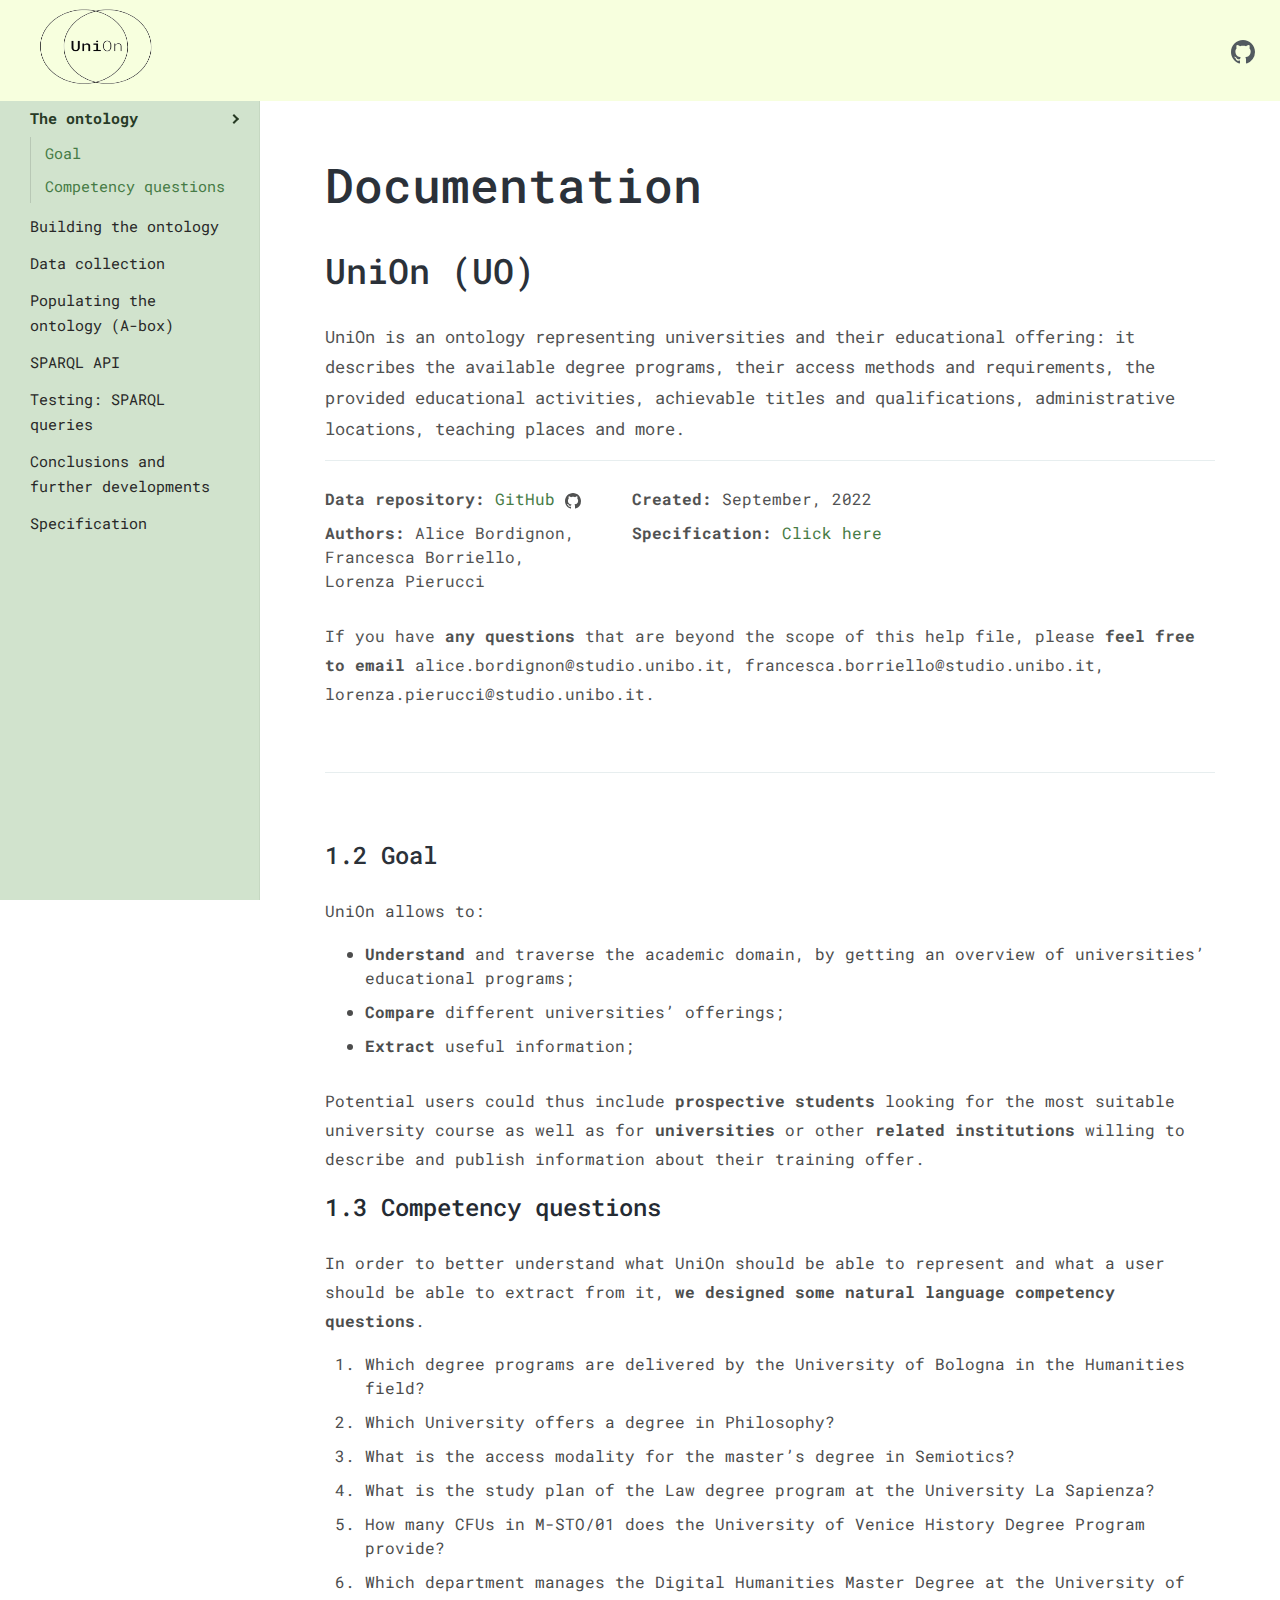
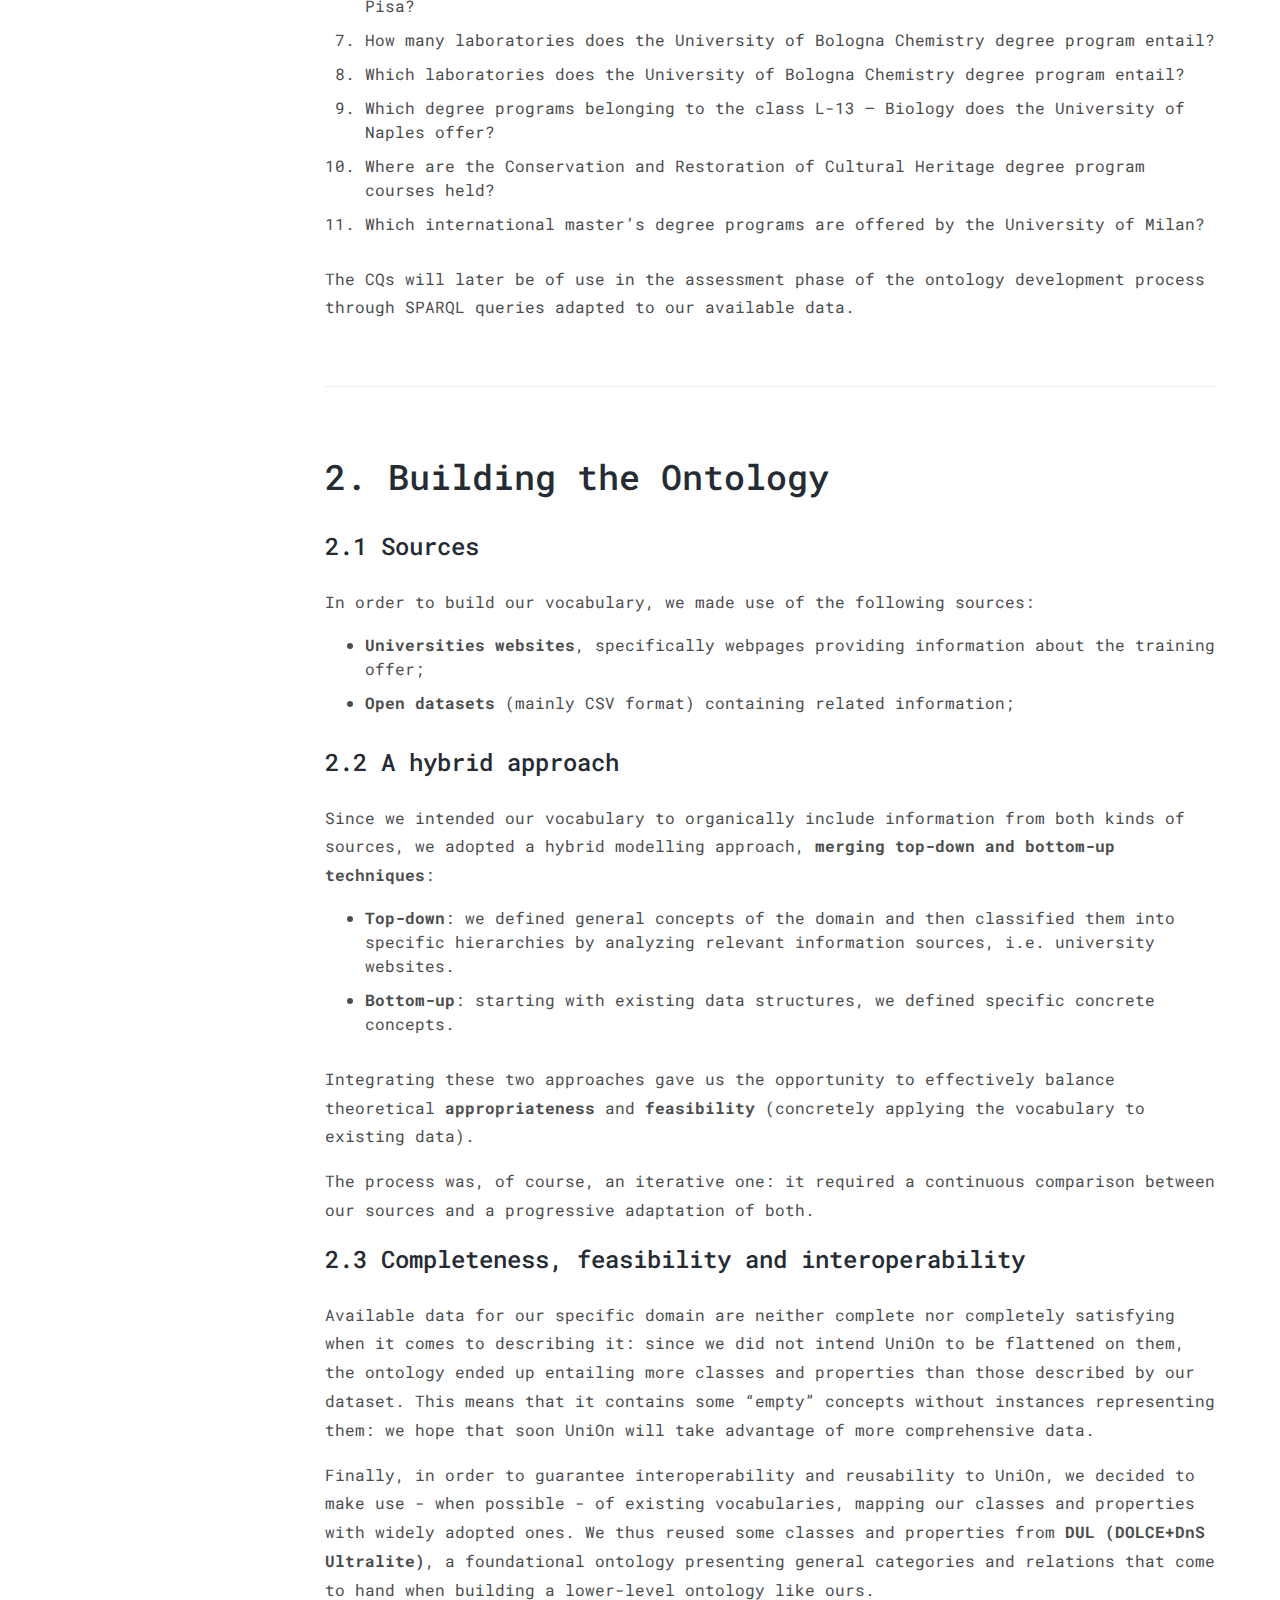
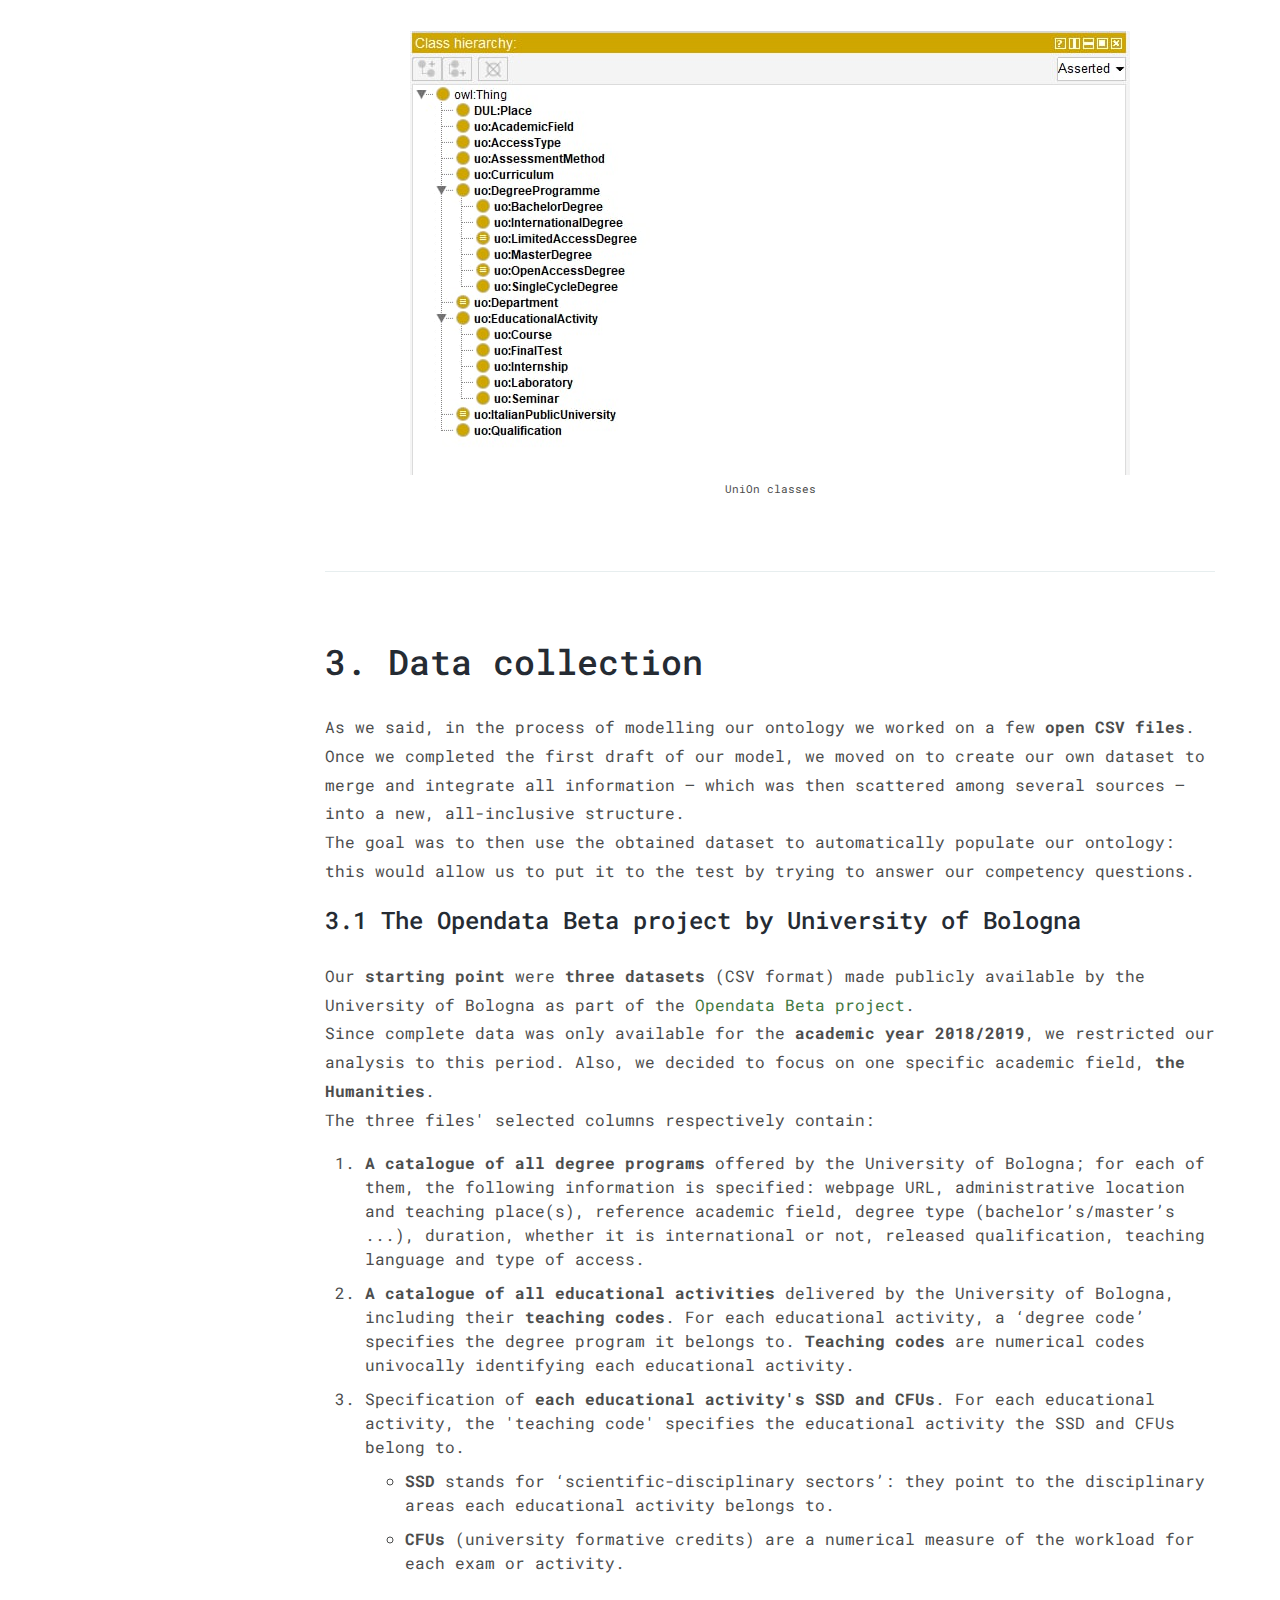
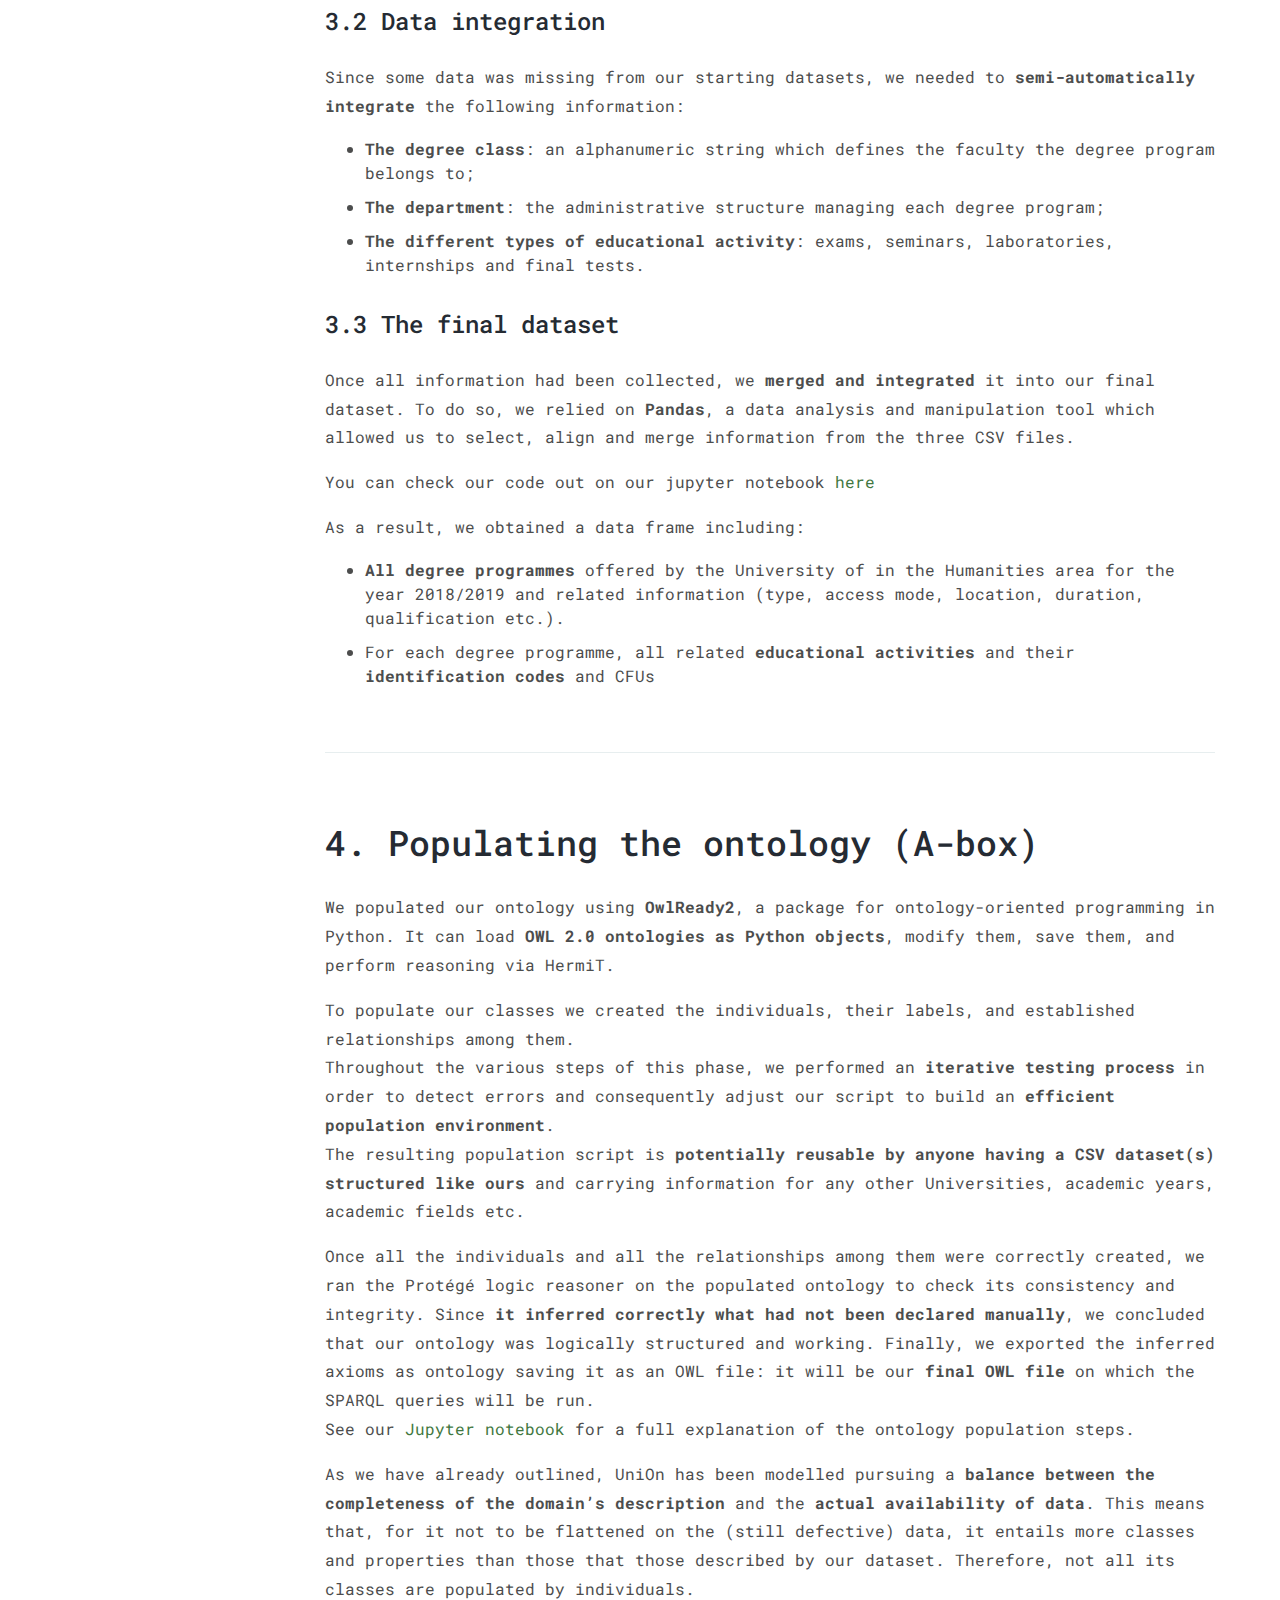
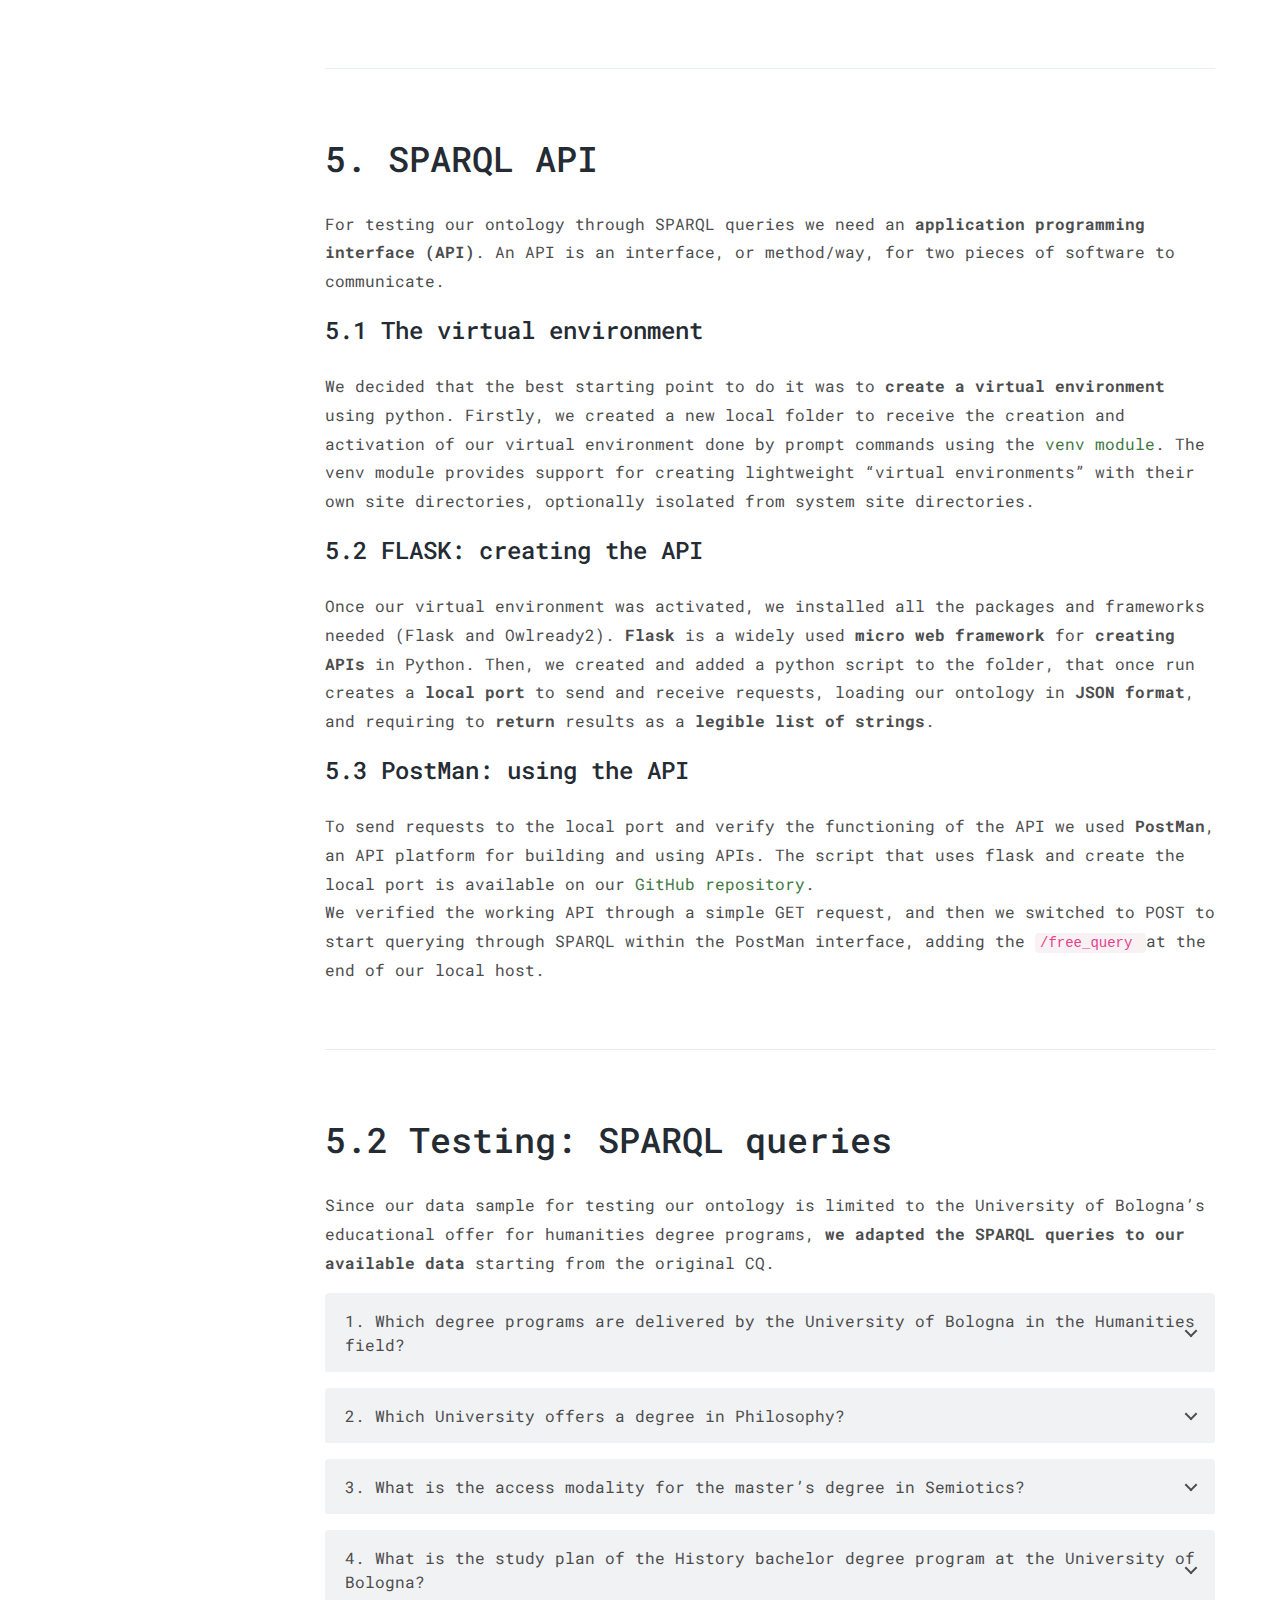
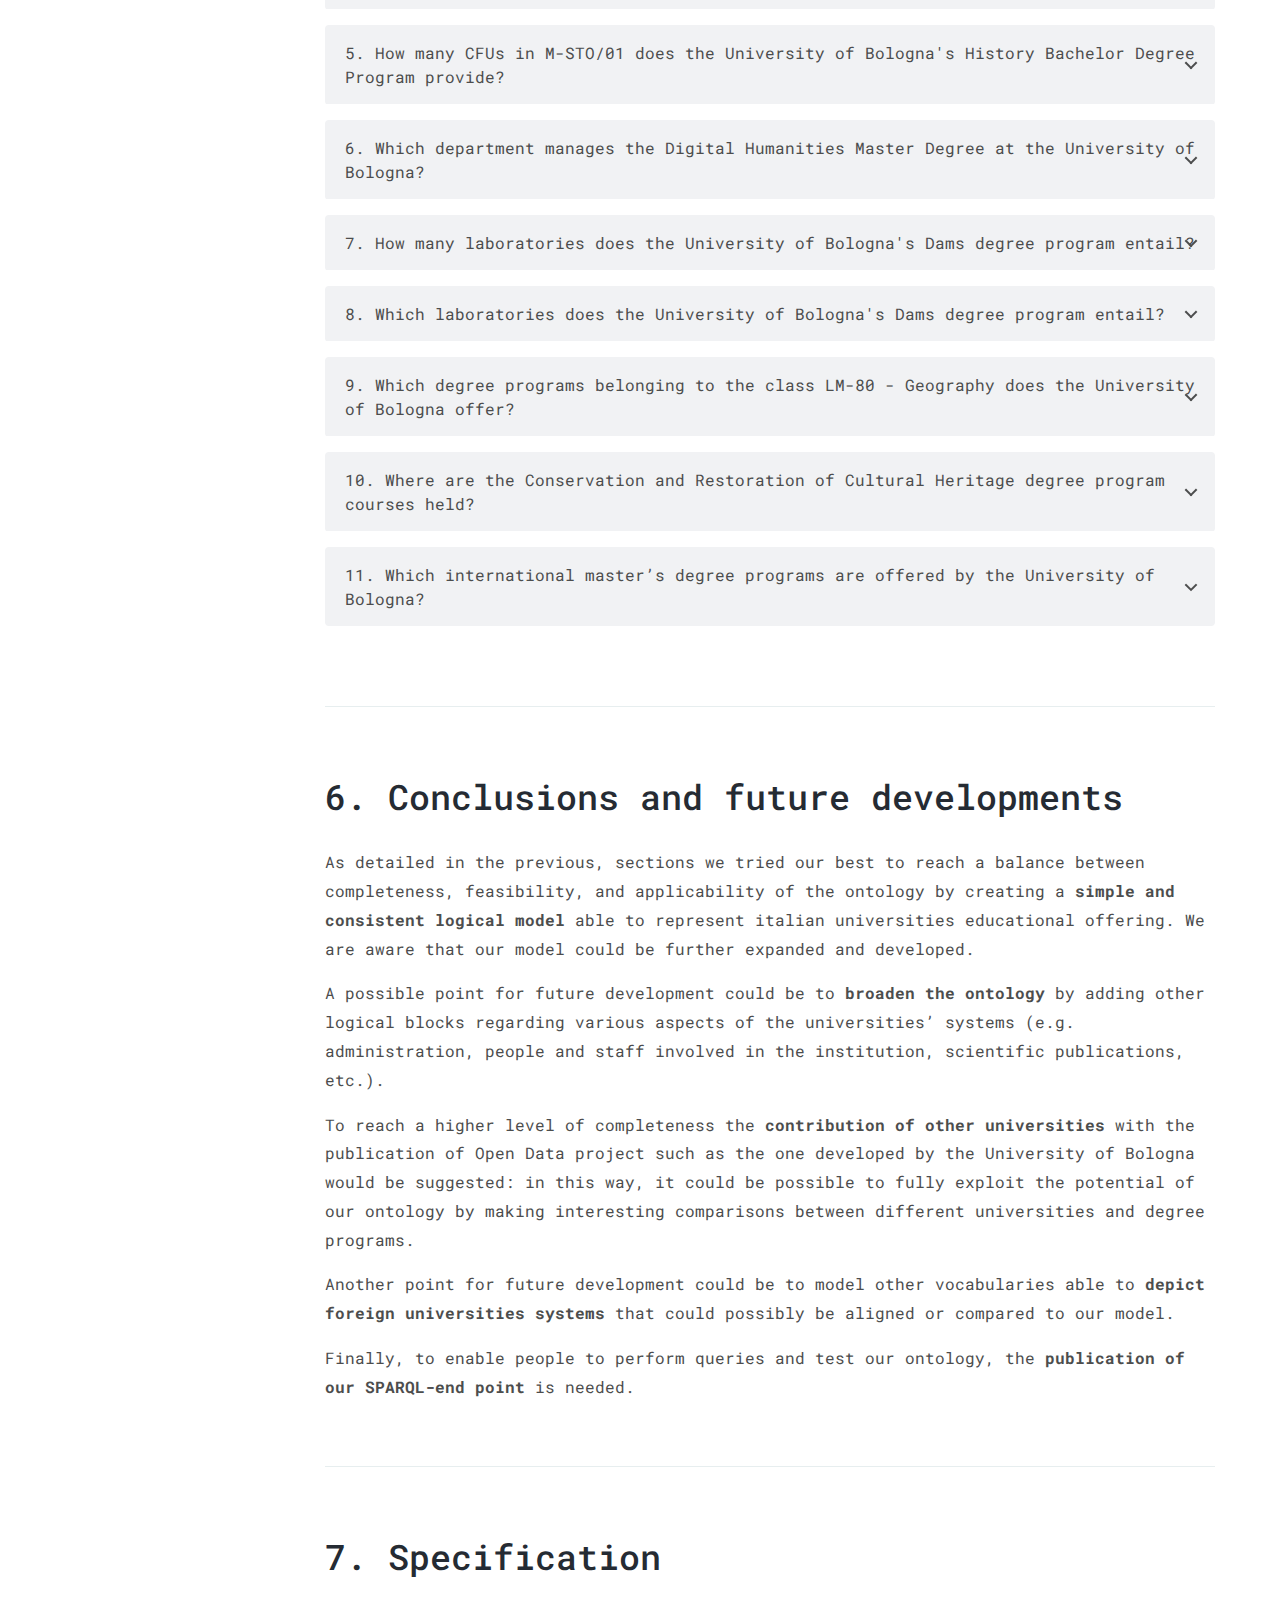
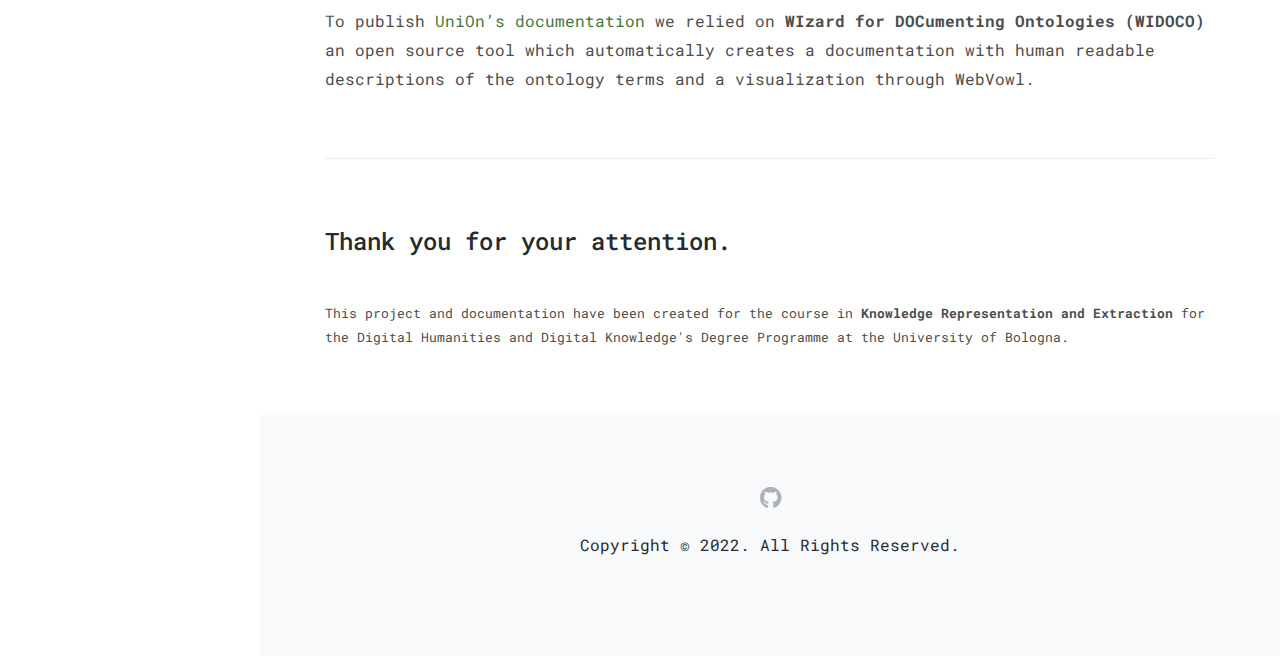
<file: index.html>
<!DOCTYPE html>
<html lang="en">
<head>
<meta charset="UTF-8" />
<meta http-equiv="X-UA-Compatible" content="IE=edge">
<meta name="viewport" content="width=device-width, initial-scale=1, minimum-scale=1.0, shrink-to-fit=no">
<link href="assets/images/favicon.png" rel="icon" />
<title>Documentation | UniOn, an ontology about italian universities educational offer</title>
<meta name="description" content="UniOn - an ontology about italian universities educational offer">
<meta name="author" content="harnishdesign.net">

<!-- Stylesheet
============================== -->
<!-- Bootstrap -->
<link rel="stylesheet" type="text/css" href="assets/vendor/bootstrap/css/bootstrap.min.css" />
<!-- Font Awesome Icon -->
<link rel="stylesheet" type="text/css" href="assets/vendor/font-awesome/css/all.min.css" />
<!-- Magnific Popup -->
<link rel="stylesheet" type="text/css" href="assets/vendor/magnific-popup/magnific-popup.min.css" />
<!-- Highlight Syntax -->
<link rel="stylesheet" type="text/css" href="assets/vendor/highlight.js/styles/github.css" />
<!-- Custom Stylesheet -->
<link rel="stylesheet" type="text/css" href="assets/css/stylesheet.css" />

<link rel="preconnect" href="https://fonts.googleapis.com">
<link rel="preconnect" href="https://fonts.gstatic.com" crossorigin>
<link href="https://fonts.googleapis.com/css2?family=Roboto+Mono:wght@300&display=swap" rel="stylesheet">
</head>

<body data-spy="scroll" data-target=".idocs-navigation" data-offset="125">

<!-- Preloader -->
<div class="preloader">
  <div class="lds-ellipsis">
    <div></div>
    <div></div>
    <div></div>
    <div></div>
  </div>
</div>
<!-- Preloader End -->

<!-- Document Wrapper
=============================== -->
<div id="main-wrapper">

  <!-- Header
  ============================ -->
  <header id="header" class="sticky-top">
    <!-- Navbar -->
    <nav class="primary-menu navbar navbar-expand-lg navbar-dropdown-dark">
      <div class="container-fluid">
        <!-- Sidebar Toggler -->
		<button id="sidebarCollapse" class="navbar-toggler d-block d-md-none" type="button"><span></span><span class="w-75"></span><span class="w-50"></span></button>

		<!-- Logo -->
        <a class="logo ml-md-3" href="index.html" title="UniOn"> <img src="assets/images/UniOnsenzabg.png" alt="UniOn" width="130px", height="100px", padding-left="100px";/> </a>
		<span class="text-2 ml-2"></span>


        <!-- Logo End -->

		<!-- Navbar Toggler -->
		<button class="navbar-toggler ml-auto" type="button" data-toggle="collapse" data-target="#header-nav"><span></span><span></span><span></span></button>

		<div id="header-nav" class="collapse navbar-collapse justify-content-end">
        </div>
        <ul class="social-icons social-icons-sm ml-lg-2 mr-2">
          <li class="social-icons-dribbble"><a data-toggle="tooltip" href="https://github.com/alicebordignon/UniOn" target="_blank" title="" data-original-title="GitHub"><svg xmlns="http://www.w3.org/2000/svg" width="24" height="24" fill="currentColor" class="bi bi-github" viewBox="0 0 16 16">
  <path d="M8 0C3.58 0 0 3.58 0 8c0 3.54 2.29 6.53 5.47 7.59.4.07.55-.17.55-.38 0-.19-.01-.82-.01-1.49-2.01.37-2.53-.49-2.69-.94-.09-.23-.48-.94-.82-1.13-.28-.15-.68-.52-.01-.53.63-.01 1.08.58 1.23.82.72 1.21 1.87.87 2.33.66.07-.52.28-.87.51-1.07-1.78-.2-3.64-.89-3.64-3.95 0-.87.31-1.59.82-2.15-.08-.2-.36-1.02.08-2.12 0 0 .67-.21 2.2.82.64-.18 1.32-.27 2-.27.68 0 1.36.09 2 .27 1.53-1.04 2.2-.82 2.2-.82.44 1.1.16 1.92.08 2.12.51.56.82 1.27.82 2.15 0 3.07-1.87 3.75-3.65 3.95.29.25.54.73.54 1.48 0 1.07-.01 1.93-.01 2.2 0 .21.15.46.55.38A8.012 8.012 0 0 0 16 8c0-4.42-3.58-8-8-8z"/>
</svg></a></li>
        </ul>
      </div>
    </nav>
    <!-- Navbar End -->
  </header>
  <!-- Header End -->

  <!-- Content
  ============================ -->
  <div id="content" role="main">

	<!-- Sidebar Navigation
	============================ -->
	<div class="idocs-navigation">
      <ul class="nav flex-column">
        <li class="nav-item"><a class="nav-link active" href="#idocs_start">The ontology</a>
          <ul class="nav flex-column">
            <li class="nav-item"><a class="nav-link" href="#idocs_installation">Goal</a></li>
            <li class="nav-item"><a class="nav-link" href="#idocs_html_structure">Competency questions</a></li>
          </ul>
        </li>
        <li class="nav-item"><a class="nav-link" href="#idocs_layout">Building the ontology</a>
          <ul class="nav flex-column">
			<li class="nav-item"><a class="nav-link" href="#idocs_header">Sources</a></li>
			<li class="nav-item"><a class="nav-link" href="#idocs_navbar">A hybrid approach</a></li>
			<li class="nav-item"><a class="nav-link" href="#idocs_sidebar">Completeness, feasibility and interoperability</a></li>
          </ul>
        </li>
        <li class="nav-item"><a class="nav-link" href="#idocs_content">Data collection</a>
			<ul class="nav flex-column">
            <li class="nav-item"><a class="nav-link" href="#idocs_typography">The Opendata Beta project</a></li>
            <li class="nav-item"><a class="nav-link" href="#idocs_code">Data integration</a></li>
            <li class="nav-item"><a class="nav-link" href="#idocs_table">The final dataset</a></li>
          </ul>
		</li>
        <li class="nav-item"><a class="nav-link" href="#idocs_components">Populating the ontology (A-box)</a>
        </li>
        <li class="nav-item"><a class="nav-link" href="#idocs_sparqlAPI">SPARQL API</a>
			<ul class="nav flex-column">
            <li class="nav-item"><a class="nav-link" href="#idocs_VE">The virtual environment</a></li>
            <li class="nav-item"><a class="nav-link" href="#idocs_SE">FLASK: creating the API</a></li>
            <li class="nav-item"><a class="nav-link" href="#idocs_PostMan">PostMan: using the API</a></li>
          </ul>
          <li class="nav-item"><a class="nav-link" href="#idocs_social_icon">Testing: SPARQL queries</a>
          </li>
          <li class="nav-item"><a class="nav-link" href="#idocs_conclusions">Conclusions and further developments</a>
          </li>
		      </li>
          <li class="nav-item"><a class="nav-link" href="#idocs_faq">Specification</a>
          </li>
      </ul>

    </div>

    <!-- Docs Content
	============================ -->
    <div class="idocs-content">
      <div class="container">

        <!-- Getting Started
		============================ -->
        <section id="idocs_start">
        <h1>Documentation</h1>
        <h2>UniOn (UO)</h2>
        <p class="abstract">UniOn is an ontology representing universities and their educational offering: it describes the available degree programs, their access methods and requirements, the provided educational activities, achievable titles and qualifications, administrative locations, teaching places and more. <p>
		<hr>
		<div class="row">
			<div class="col-sm-6 col-lg-4">
				<ul class="list-unstyled">
					<li><strong>Data repository:</strong><a href="https://github.com/alicebordignon/KRKE-RDF/tree/main/myDocumentation">    GitHub</a>
            <svg xmlns="http://www.w3.org/2000/svg" width="16" height="16" fill="currentColor" class="bi bi-github" viewBox="0 0 16 16">
              <path d="M8 0C3.58 0 0 3.58 0 8c0 3.54 2.29 6.53 5.47 7.59.4.07.55-.17.55-.38 0-.19-.01-.82-.01-1.49-2.01.37-2.53-.49-2.69-.94-.09-.23-.48-.94-.82-1.13-.28-.15-.68-.52-.01-.53.63-.01 1.08.58 1.23.82.72 1.21 1.87.87 2.33.66.07-.52.28-.87.51-1.07-1.78-.2-3.64-.89-3.64-3.95 0-.87.31-1.59.82-2.15-.08-.2-.36-1.02.08-2.12 0 0 .67-.21 2.2.82.64-.18 1.32-.27 2-.27.68 0 1.36.09 2 .27 1.53-1.04 2.2-.82 2.2-.82.44 1.1.16 1.92.08 2.12.51.56.82 1.27.82 2.15 0 3.07-1.87 3.75-3.65 3.95.29.25.54.73.54 1.48 0 1.07-.01 1.93-.01 2.2 0 .21.15.46.55.38A8.012 8.012 0 0 0 16 8c0-4.42-3.58-8-8-8z"/></svg>

            </li>
					<li><strong>Authors:</strong>   Alice Bordignon, Francesca Borriello, Lorenza Pierucci</a></li>
				</ul>
			</div>
			<div class="col-sm-6 col-lg-4">
				<ul class="list-unstyled">
					<li><strong class="font-weight-700">Created:</strong> September, 2022</li>
					<li><strong>Specification:</strong>  <a href="./myDocumentation/index-en.html">Click here</a></li>
				</ul>
			</div>
		</div>
        <p>If you have <b>any questions</b> that are beyond the scope of this help file, please <b>feel free to email</b> alice.bordignon@studio.unibo.it, francesca.borriello@studio.unibo.it, lorenza.pierucci@studio.unibo.it</a>.</p>
        </section>

		<hr class="divider">

        <!-- Installation
		============================ -->
        <section id="idocs_installation">
          <h4>1.2 Goal</h4>
          <p>UniOn allows to: </p>
            <ul>
                <li><b>Understand</b> and traverse the academic domain, by getting an overview of universities’ educational programs; </li>
                <li><b>Compare</b> different universities’ offerings;</li>
                <li><b>Extract</b> useful information;</li>
            </ul>
          <p>Potential users could thus include <b>prospective students</b> looking for the most suitable university course as well as for <b>universities</b> or other <b>related institutions</b> willing to describe and publish information about their training offer.
          </p>
        </section>

        <!-- HTML Structure
		============================ -->
        <section id="idocs_html_structure">
          <h4>1.3 Competency questions</h4>
          <p>In order to better understand what UniOn should be able to represent and what a user should be able to extract from it, <b>we designed some natural language competency questions</b>.</p>
          <ol>
            <li>Which degree programs are delivered by the University of Bologna in the Humanities field?</li>
            <li>Which University offers a degree in Philosophy?</li>
            <li>What is the access modality for the master’s degree in Semiotics?</li>
            <li>What is the study plan of the Law degree program at the University La Sapienza?</li>
            <li>How many CFUs in M-STO/01 does the University of Venice History Degree Program provide?</li>
            <li>Which department manages the Digital Humanities Master Degree at the University of Pisa?</li>
            <li>How many laboratories does the University of Bologna Chemistry degree program entail?</li>
            <li>Which laboratories does the University of Bologna Chemistry degree program entail?</li>
            <li>Which degree programs belonging to the class L-13 – Biology does the University of Naples offer?</li>
            <li>Where are the Conservation and Restoration of Cultural Heritage degree program courses held?</li>
            <li>Which international master’s degree programs are offered by the University of Milan?</li>
          </ol>
          <p>The CQs will later be of use in the assessment phase of the ontology development process through SPARQL queries adapted to our available data.</p>
        </section>

		<hr class="divider">

		<!-- Layout
		============================ -->
        <section id="idocs_layout">
          <h2>2. Building the Ontology</h2>
        </section>

        <!-- Header
		============================ -->
        <section id="idocs_header">
          <h4>2.1 Sources</h4>
          <p>In order to build our vocabulary, we made use of the following sources:</p>
          <ul>
            <li><b>Universities websites</b>, specifically webpages providing information about the training offer;</li>
            <li><b>Open datasets</b> (mainly CSV format) containing related information;</li>
          </ul>

        </section>

		<!-- Navbar
		============================ -->
        <section id="idocs_navbar">
          <h4>2.2 A hybrid approach</h4>
		  <p>Since we intended our vocabulary to organically include information from both kinds of sources, we adopted a hybrid modelling approach, <b>merging top-down and bottom-up techniques</b>:</p>
		  <ul>
        <li><b>Top-down</b>: we defined general concepts of the domain and then classified them into specific hierarchies by analyzing relevant information sources, i.e. university websites.</li>
        <li><b>Bottom-up</b>: starting with existing data structures, we defined specific concrete concepts.</li>
      </ul>
      <p>Integrating these two approaches gave us the opportunity to effectively balance theoretical <b>appropriateness</b> and <b>feasibility</b> (concretely applying the vocabulary to existing data). </p>
      <p>The process was, of course, an iterative one: it required a continuous comparison between our sources and a progressive adaptation of both. </p>
        </section>


		<!-- Sidebar
		============================ -->
        <section id="idocs_sidebar">
          <h4>2.3 Completeness, feasibility and interoperability</h4>
          <p>Available data for our specific domain are neither complete nor completely satisfying when it comes to describing it: since we did not intend UniOn to be flattened on them, the ontology ended up entailing more classes and properties than those described by our dataset. This means that it contains some “empty” concepts without instances representing them: we hope that soon UniOn will take advantage of more comprehensive data.</p>
          <p>Finally, in order to guarantee interoperability and reusability to UniOn, we decided to make use - when possible - of existing vocabularies, mapping our classes and properties with widely adopted ones. We thus reused some classes and properties from <b>DUL (DOLCE+DnS Ultralite)</b>, a foundational ontology presenting general categories and relations that come to hand when building a lower-level ontology like ours. </p>
		    </section>
        <div class=image>
           <img src="assets/images/ontologyclasses.jpg" alt="UniOn Classes">
           <figcaption>UniOn classes</figcaption>
       </div>

		<hr class="divider">

		<!-- Content
		============================ -->
        <section id="idocs_content">
          <h2>3. Data collection</h2>
          <p>As we said, in the process of modelling our ontology we worked on a few <b>open CSV files</b>. Once we completed the first draft of our model, we moved on to create our own dataset to merge and integrate all information – which was then scattered among several sources – into a new, all-inclusive structure. <br>
            The goal was to then use the obtained dataset to automatically populate our ontology: this would allow us to put it to the test by trying to answer our competency questions.</p>
        </section>

		<!-- Typography
		============================ -->
		<section id="idocs_typography">
		  <h4>3.1 The Opendata Beta project by University of Bologna</h4>
		  <p>Our <b>starting point</b> were <b>three datasets</b> (CSV format) made publicly available by the University of Bologna as part of the <a href="https://dati.unibo.it/dataset">Opendata Beta project</a>. <br>
        Since complete data was only available for the <b>academic year 2018/2019</b>, we restricted our analysis to this period. Also, we decided to focus on one specific academic field, <b>the Humanities</b>.<br>
        The three files' selected columns respectively contain:</p>
      <ol>
        <li><b>A catalogue of all degree programs</b> offered by the University of Bologna; for each of them, the following information is specified: webpage URL, administrative location and teaching place(s), reference academic field, degree type (bachelor’s/master’s ...), duration, whether it is international or not, released qualification, teaching language and type of access.</li>
        <li><b>A catalogue of all educational activities</b> delivered by the University of Bologna, including their <b>teaching codes</b>. For each educational activity, a ‘degree code’ specifies the degree program it belongs to. <b>Teaching codes</b> are numerical codes univocally identifying each educational activity.</li>
        <li>Specification of <b>each educational activity's SSD and CFUs</b>. For each educational activity, the 'teaching code' specifies the educational activity the SSD and CFUs belong to.</li>
            <ul>
              <li><b>SSD</b> stands for ‘scientific-disciplinary sectors’: they point to the disciplinary areas each educational activity belongs to.</li>
              <li><b>CFUs</b> (university formative credits) are a numerical measure of the workload for each exam or activity.</li>
            </ul>
        </li>
		</section>

		<!-- Code
		============================ -->
		<section id="idocs_code">
		  <h4>3.2 Data integration</h4>
		  <p>Since some data was missing from our starting datasets, we needed to <b>semi-automatically integrate</b> the following information:</p>
        <ul>
          <li><b>The degree class</b>: an alphanumeric string which defines the faculty the degree program belongs to;​</li>
          <li><b>The department</b>: the administrative structure managing each degree program;</li>
          <li><b>The different types of educational activity</b>: exams, seminars, laboratories, internships and final tests.</li>
        </ul>
      </section>

		<!-- Table
		============================ -->
		<section id="idocs_table">
		<h4>3.3 The final dataset</h4>
		<p>Once all information had been collected, we <b>merged and integrated</b> it into our final dataset. To do so, we relied on <b>Pandas</b>, a data analysis and manipulation tool which allowed us to select, align and merge information from the three CSV files.</p>
    <p>You can check our code out on our jupyter notebook <a href="https://github.com/alicebordignon/KRKE-RDF/blob/main/DataCollection.ipynb">here</a>
		<p>As a result, we obtained a data frame including:</p>
    <ul>
      <li><b>All degree programmes</b> offered by the University of in the Humanities area for the year 2018/2019 and related information (type, access mode, location, duration, qualification etc.).</li>
      <li>For each degree programme, all related <b>educational activities</b> and their <b>identification codes</b> and CFUs</li>
    </ul>
</section>

		<hr class="divider">

		  <!-- Components
		  ============================ -->
		  <section id="idocs_components">
            <h2>4. Populating the ontology (A-box)</h2>
			<p>We populated our ontology using <b>OwlReady2</b>, a package for ontology-oriented programming in Python. It can load <b>OWL 2.0 ontologies as Python objects</b>, modify them, save them, and perform reasoning via HermiT.
      		</p>
			<p>To populate our classes we created the individuals, their labels, and established relationships among them. <br>Throughout the various steps of this phase, we performed an <b>iterative testing process</b> in order to detect errors and consequently adjust our script to build an <b>efficient population environment</b>. <br>
        	The resulting population script is <b>potentially reusable by anyone having a CSV dataset(s) structured like ours</b> and carrying information for any other Universities, academic years, academic fields etc.</p>
			<p>Once all the individuals and all the relationships among them were correctly created, we ran the Protégé logic reasoner on the populated ontology to check its consistency and integrity. Since <b>it inferred correctly what had not been declared manually</b>, we concluded that our ontology was logically structured and working. Finally, we exported the inferred axioms as ontology saving it as an OWL file: it will be our <b>final OWL file</b> on which the SPARQL queries will be run. </br>
      See our <a href="https://github.com/alicebordignon/KRKE-RDF/blob/main/OntologyPopulation.ipynb">Jupyter notebook</a> for a full explanation of the ontology population steps.</p>
      <p>As we have already outlined, UniOn has been modelled pursuing a <b>balance between the completeness of the domain’s description</b> and the <b>actual availability of data</b>. This means that, for it not to be flattened on the (still defective) data, it entails more classes and properties than those that those described by our dataset. Therefore, not all its classes are populated by individuals.</p>
    </section>

    		<hr class="divider">
		  <!-- SPARQL
		  ============================ -->
		  <section id="idocs_sparqlAPI">
            <h2>5. SPARQL API</h2>
            <p> For testing our ontology through SPARQL queries we need an <b>application programming interface (API)</b>. An API is an interface, or method/way, for two pieces of software to communicate.
            </p>

  </section>
    <section id="idocs_VE">
			<h4>5.1 The virtual environment</h4>
      <p>We decided that the best starting point to do it was to <b>create a virtual environment</b> using python. Firstly, we created a new local folder to receive the creation and activation of our virtual environment done by prompt commands using the <a href="https://docs.python.org/3/library/venv.html">venv module</a>. The venv module provides support for creating lightweight “virtual environments” with their own site directories, optionally isolated from system site directories.
    </p>
    </section>
    <section id="idocs_SE">
      <h4>5.2 FLASK: creating the API</h4>
      <p>Once our virtual environment was activated, we installed all the packages and frameworks needed (Flask and Owlready2). <b>Flask</b> is a widely used <b>micro web framework</b> for <b>creating APIs</b> in Python. Then, we created and added a python script to the folder, that once run creates a <b>local port</b> to send and receive requests, loading our ontology in <b>JSON format</b>, and requiring to <b>return</b> results as a <b>legible list of strings</b>.
      </p>
    </section>
    <section id="idocs_PostMan">
			<h4>5.3 PostMan: using the API</h4>
      <p>To send requests to the local port and verify the functioning of the API we used <b>PostMan</b>, an API platform for building and using APIs. The script that uses flask and create the local port is available on our <a href="https://github.com/alicebordignon/UniOn">GitHub repository</a>.<br>
        We verified the working API through a simple GET request, and then we switched to POST to start querying through SPARQL within the PostMan interface, adding the <code>/free_query </code> at the end of our local host.
    </p>
    </section>

		  <hr class="divider">

          <!-- Social Icon
		  ============================ -->
		  <section id="idocs_social_icon">
            <h2>5.2 Testing: SPARQL queries</h2>
            <p>Since our data sample for testing our ontology is limited to the University of Bologna’s educational offer for humanities degree programs, <b>we adapted the SPARQL queries to our available data</b> starting from the original CQ.
            </p>

            <div class="row">
                <div class="col-lg-12">
                  <div class="accordion accordion-alterate arrow-right" id="popularTopics">
                    <div class="card">
                      <div class="card-header" id="heading1">
                        <h5 class="mb-0"> <a href="#" class="collapsed" data-toggle="collapse" data-target="#collapse1" aria-expanded="false" aria-controls="collapse1">1. Which degree programs are delivered by the University of Bologna in the Humanities field?</a> </h5>
                      </div>
                      <div id="collapse1" class="collapse" aria-labelledby="heading1" data-parent="#popularTopics">
                        <div class="card-body">
                          <pre><code class="language-sql">
                              PREFIX rdf: &lt;http://www.w3.org/1999/02/22-rdf-syntax-ns#&gt;
                              PREFIX owl: &lt;http://www.w3.org/2002/07/owl#&gt;
                              PREFIX rdfs: &lt;http://www.w3.org/2000/01/rdf-schema#&gt;
                              PREFIX uo: &lt;http://purl.org/ontology/UniOn#&gt;</span>
                              SELECT ?DegreeProgrammeLabel (COUNT(?DegreeProgrammeLabel) as ?DegreeCount)
                              WHERE {
                              ?DegreeProgramme uo:isDeliveredBy ?ItalianUniversity ;
                                               uo:hasAcademicField ?AcademicField .
                              ?ItalianUniversity rdfs:label "University of Bologna" .
                              ?AcademicField rdfs:label "Studi umanistici" .

                              OPTIONAL { ?DegreeProgramme rdfs:label ?DegreeProgrammeLabel}
                              }
                              GROUP BY ?DegreeProgrammeLabel
                              ORDER BY DESC(?DegreeCount)
                          </code></pre>
                          <code>
                                "response": "[['Filosofia', 2], ['Storia', 1], ['Semiotica', 1], ['Scienze storiche e orientalistiche', 1], ['Scienze filosofiche', 1], ['Scienze della comunicazione', 1], ['Scienze del libro e del documento', 1], ['Lettere', 1], ['Italianistica, culture letterarie europee, scienze linguistiche', 1], ['Geografia e processi territoriali', 1], ['Filologia, letteratura e tradizione classica', 1], ['Fashion culture and management', 1], ['Discipline della musica e del teatro', 1], ['Digital humanities and digital knowledge', 1], ['Dams - discipline delle arti, della musica  e dello spettacolo', 1], ['Culture e tecniche della moda', 1], ['Conservazione e restauro dei beni culturali (abilitante ai sensi del d. lgs n. 42', 1], ['Cinema, televisione e produzione multimediale', 1], ['Beni culturali', 1], ['Beni archeologici, artistici e del paesaggio: storia, tutela e valorizzazione', 1], ['Arti visive', 1], ['Archeologia e culture del mondo antico', 1], [\"Antropologia, religioni, civilta' orientali\", 1], ['Antropologia culturale ed etnologia', 1]]"
                          </code>
                        </div>
                      </div>
                    </div>
                    <div class="card">
                      <div class="card-header" id="heading2">
                        <h5 class="mb-0"> <a href="#" class="collapsed" data-toggle="collapse" data-target="#collapse2" aria-expanded="false" aria-controls="collapse2">2. Which University offers a degree in Philosophy?</a> </h5>
                      </div>
                      <div id="collapse2" class="collapse" aria-labelledby="heading2" data-parent="#popularTopics">
                        <div class="card-body">
                          <pre><code class="language-sql">
                              PREFIX rdf: &lt;http://www.w3.org/1999/02/22-rdf-syntax-ns#&gt;
                              PREFIX owl: &lt;http://www.w3.org/2002/07/owl#&gt;
                              PREFIX rdfs: &lt;http://www.w3.org/2000/01/rdf-schema#&gt;
                              PREFIX uo: &lt;http://purl.org/ontology/UniOn#&gt;</span>
                              SELECT DISTINCT ?UniversityLabel
                              WHERE {
                              ?DegreeProgramme uo:isDeliveredBy ?University .
                              ?DegreeProgramme rdfs:label "Filosofia" .

                              OPTIONAL { ?University rdfs:label ?UniversityLabel}
                              }
                          </code></pre>
                          <code>
                              "response": "[['University of Bologna']]"
                          </code>
                         </div>
                      </div>
                    </div>
                    <div class="card">
                      <div class="card-header" id="heading3">
                        <h5 class="mb-0"> <a href="#" class="collapsed" data-toggle="collapse" data-target="#collapse3" aria-expanded="false" aria-controls="collapse3">3. What is the access modality for the master’s degree in Semiotics?</a> </h5>
                      </div>
                      <div id="collapse3" class="collapse" aria-labelledby="heading3" data-parent="#popularTopics">
                        <div class="card-body">
                          <pre><code class="language-sql">
                              PREFIX rdf: &lt;http://www.w3.org/1999/02/22-rdf-syntax-ns#&gt;
                              PREFIX owl: &lt;http://www.w3.org/2002/07/owl#&gt;
                              PREFIX rdfs: &lt;http://www.w3.org/2000/01/rdf-schema#&gt;
                              PREFIX uo: &lt;http://purl.org/ontology/UniOn#&gt;</span>
                              SELECT ?AccessTypeLabel
                              WHERE {
                              ?DegreeProgramme uo:hasAccessType ?AccessType .
                              ?DegreeProgramme rdfs:label "Semiotica" .

                              OPTIONAL { ?AccessType rdfs:label ?AccessTypeLabel}
                              }
                          </code></pre>
                          <code>
                              "response": "[['Open Access']]"
                          </code>
                        </div>
                      </div>
                    </div>
                    <div class="card">
                      <div class="card-header" id="heading4">
                        <h5 class="mb-0"><a href="#" class="collapsed" data-toggle="collapse" data-target="#collapse4" aria-expanded="false" aria-controls="collapse4">4. What is the study plan of the History bachelor degree program at the University of Bologna?</a> </h5>
                      </div>
                      <div id="collapse4" class="collapse" aria-labelledby="heading4" data-parent="#popularTopics">
                        <div class="card-body">
                          <pre><code class="language-sql">
                              PREFIX rdf: &lt;http://www.w3.org/1999/02/22-rdf-syntax-ns#&gt;
                              PREFIX owl: &lt;http://www.w3.org/2002/07/owl#&gt;
                              PREFIX rdfs: &lt;http://www.w3.org/2000/01/rdf-schema#&gt;
                              PREFIX uo: &lt;http://purl.org/ontology/UniOn#&gt;</span>
                              SELECT ?EducationalActivityLabel
                              WHERE {
                              ?DegreeProgramme uo:hasEducationalActivity ?EducationalActivity ;
                                               rdfs:label "Storia" ;
                                               a uo:BachelorDegree .

                              OPTIONAL { ?EducationalActivity rdfs:label ?EducationalActivityLabel}
                              }
                          </code></pre>
                          <code>
                                  "response": "[['ANTROPOLOGIA CULTURALE (1)'], ['ANTROPOLOGIA SOCIALE (1)'], ['ARCHEOLOGIA DEL PAESAGGIO (1)'], [\"ARCHEOLOGIA E STORIA DELL'ARTE DEL MEDIOEVO (1)\"], [\"ARCHEOLOGIA E STORIA DELL'ARTE GRECA (1)\"], [\"ARCHEOLOGIA E STORIA DELL'ARTE ROMANA (1)\"], ['ARCHEOLOGIA TARDOANTICA (1)'], ['ARCHIVISTICA (1)'], ['CULTURA E LINGUA ARMENA (1)'], ['DIDATTICA DELLA STORIA (1)'], ['EPIGRAFIA E ISTITUZIONI GRECHE'], ['EPIGRAFIA E ISTITUZIONI ROMANE'], ['EPIGRAFIA GRECA (1)'], ['EPIGRAFIA ROMANA (1)'], ['ESEGESI DELLE FONTI STORICHE MEDIEVALI (1)'], ['ESTETICA'], ['FILOSOFIA DELLA SCIENZA'], ['FILOSOFIA MORALE'], ['FILOSOFIA TEORETICA'], ['GEOGRAFIA (1)'], ['INFORMATICA DI BASE'], [\"INTRODUZIONE ALL'ETRUSCOLOGIA (1)\"], ['ISTITUZIONI E ANTICHITÀ MEDIEVALI (1)'], ['ISTITUZIONI GRECHE (1)'], ['ISTITUZIONI ROMANE (1)'], ['LABORATORIO (1)'], ['LETTERATURA GRECA (1)'], ['LETTERATURA ITALIANA'], ['LETTERATURA ITALIANA CONTEMPORANEA (1)'], ['LETTERATURA LATINA (1)'], ['LINGUA LATINA (1)'], ['METODOLOGIA DELLA RICERCA ARCHEOLOGICA (1)'], ['NUMISMATICA (1)'], ['PALEOGRAFIA LATINA E DIPLOMATICA (1)'], ['PAPIROLOGIA (1)'], ['PEDAGOGIA GENERALE'], ['PROVA FINALE'], ['RELIGIONI DEL MONDO CLASSICO (1)'], ['SEMINARI (1)'], ['STORIA, SOCIETÀ E FAMIGLIA'], ['STORIA CONTEMPORANEA'], ['STORIA DEI PAESI ISLAMICI (1)'], [\"STORIA DELL'ALIMENTAZIONE (1)\"], [\"STORIA DELL'ARTE CONTEMPORANEA (1)\"], [\"STORIA DELL'ARTE MEDIEVALE (1)\"], [\"STORIA DELL'ARTE MODERNA (1)\"], [\"STORIA DELL'EBRAISMO (1)\"], [\"STORIA DELL'EDITORIA (1)\"], [\"STORIA DELL'EMILIA ROMAGNA NELL'ANTICHITÀ (1)\"], [\"STORIA DELL'ITALIA CONTEMPORANEA (1)\"], ['STORIA DELLA CHIESA MEDIEVALE (1)'], ['STORIA DELLA FILOSOFIA'], ['STORIA DELLA LINGUA ITALIANA (1)'], ['STORIA DELLA SCIENZA E DELLE TECNICHE'], ['STORIA DELLA STORIOGRAFIA MEDIEVALE (1)'], ['STORIA DELLA TARDA ANTICHITÀ (1)'], ['STORIA DELLE DONNE (1)'], ['STORIA DELLE DONNE E DI GENERE NEL MEDIOEVO (1)'], ['STORIA DELLE DONNE NEL MONDO CLASSICO (1)'], ['STORIA DELLE DOTTRINE POLITICHE'], ['STORIA DELLE ISTITUZIONI POLITICHE'], ['STORIA DELLE RELIGIONI (1)'], ['STORIA DELLE UNIVERSITÀ NEL MEDIOEVO (1)'], ['STORIA DEL CRISTIANESIMO (1)'], ['STORIA DEL LIBRO E BIBLIOTECONOMIA (1)'], ['STORIA DEL PENSIERO POLITICO MEDIEVALE (1)'], ['STORIA ECONOMICA'], ['STORIA ECONOMICA DEL MEDIOEVO (1)'], ['STORIA E ISTITUZIONI DELLA CHIESA ORTODOSSA (1)'], ['STORIA GRECA'], ['STORIA MEDIEVALE'], ['STORIA MODERNA'], ['STORIA ROMANA'], ['STORIA SOCIALE DEL MEDIOEVO (1)'], ['STORIA SOCIALE DEL MONDO ANTICO (1)'], ['STORIOGRAFIA ANTICA (1)'], ['TIROCINIO (1)']]"
                          </code>
                        </div>
                      </div>
                    </div>
                    <div class="card">
                      <div class="card-header" id="heading5">
                        <h5 class="mb-0"> <a href="#" class="collapsed" data-toggle="collapse" data-target="#collapse5" aria-expanded="false" aria-controls="collapse5">5. How many CFUs in M-STO/01 does the University of Bologna's History Bachelor Degree Program provide?</a> </h5>
                      </div>
                      <div id="collapse5" class="collapse" aria-labelledby="heading5" data-parent="#popularTopics">
                        <div class="card-body">
                          <pre><code class="language-sql">
                              PREFIX rdf: &lt;http://www.w3.org/1999/02/22-rdf-syntax-ns#&gt;
                              PREFIX owl: &lt;http://www.w3.org/2002/07/owl#&gt;
                              PREFIX rdfs: &lt;http://www.w3.org/2000/01/rdf-schema#&gt;
                              PREFIX uo: &lt;http://purl.org/ontology/UniOn#&gt;</span>
                              SELECT (SUM(?CFUofEducation) as ?CFU)
                              WHERE {
                              ?DegreeProgramme a uo:BachelorDegree ;
                                               uo:hasEducationalActivity ?EducationalActivity ;
                                               rdfs:label "Storia" .
                              ?EducationalActivity uo:hasSsd "M-STO/01" .
                              ?EducationalActivity uo:hasCfu ?CFUofEducation .
                              }
                          </code></pre>
                          <code>
                              "response": "[[66]]"
                          </code>
                        </div>
                      </div>
                    </div>
                    <div class="card">
                      <div class="card-header" id="heading6">
                        <h5 class="mb-0"> <a href="#" class="collapsed" data-toggle="collapse" data-target="#collapse6" aria-expanded="false" aria-controls="collapse6">6. Which department manages the Digital Humanities Master Degree at the University of Bologna?</a> </h5>
                      </div>
                      <div id="collapse6" class="collapse" aria-labelledby="heading6" data-parent="#popularTopics">
                        <div class="card-body">
                          <pre><code class="language-sql">
                              PREFIX rdf: &lt;http://www.w3.org/1999/02/22-rdf-syntax-ns#&gt;
                              PREFIX owl: &lt;http://www.w3.org/2002/07/owl#&gt;
                              PREFIX rdfs: &lt;http://www.w3.org/2000/01/rdf-schema#&gt;
                              PREFIX uo: &lt;http://purl.org/ontology/UniOn#&gt;</span>
                              SELECT ?DepartmentLabel
                              WHERE {
                              ?Department uo:manages ?DegreeProgramme .
                              ?DegreeProgramme rdfs:label "Digital humanities and digital knowledge" ;
                                              a uo:MasterDegree .

                              OPTIONAL { ?Department rdfs:label ?DepartmentLabel }
                              }
                          </code></pre>
                          <code>
                               "response": "[['Filologia Classica e Italianistica - FICLIT']]"
                          </code>
                        </div>
                      </div>
                    </div>
                    <div class="card">
                      <div class="card-header" id="heading7">
                        <h5 class="mb-0"> <a href="#" class="collapsed" data-toggle="collapse" data-target="#collapse7" aria-expanded="false" aria-controls="collapse7">7. How many laboratories does the University of Bologna's Dams degree program entail?</a> </h5>
                      </div>
                      <div id="collapse7" class="collapse" aria-labelledby="heading7" data-parent="#popularTopics">
                        <div class="card-body">
                          <pre><code class="language-sql">
                              PREFIX rdf: &lt;http://www.w3.org/1999/02/22-rdf-syntax-ns#&gt;
                              PREFIX owl: &lt;http://www.w3.org/2002/07/owl#&gt;
                              PREFIX rdfs: &lt;http://www.w3.org/2000/01/rdf-schema#&gt;
                              PREFIX uo: &lt;http://purl.org/ontology/UniOn#&gt;</span>
                              SELECT (COUNT(?EducationalActivity) as ?LaboratoryCount)
                              WHERE {
                              ?DegreeProgramme uo:hasEducationalActivity ?EducationalActivity ;
                                              rdfs:label "Dams - discipline delle arti, della musica  e dello spettacolo" .
                              ?EducationalActivity a uo:Laboratory .
                              }
                          </code></pre>
                          <code>
                               "response": "[[3]]"
                          </code>
                        </div>
                      </div>
                    </div>
                    <div class="card">
                      <div class="card-header" id="heading8">
                        <h5 class="mb-0"> <a href="#" class="collapsed" data-toggle="collapse" data-target="#collapse8" aria-expanded="false" aria-controls="collapse8">8. Which laboratories does the University of Bologna's Dams degree program entail?</a> </h5>
                      </div>
                      <div id="collapse8" class="collapse" aria-labelledby="heading8" data-parent="#popularTopics">
                        <div class="card-body">
                          <pre><code class="language-sql">
                              PREFIX rdf: &lt;http://www.w3.org/1999/02/22-rdf-syntax-ns#&gt;
                              PREFIX owl: &lt;http://www.w3.org/2002/07/owl#&gt;
                              PREFIX rdfs: &lt;http://www.w3.org/2000/01/rdf-schema#&gt;
                              PREFIX uo: &lt;http://purl.org/ontology/UniOn#&gt;</span>
                              SELECT ?EducationalActivityLabel
                              WHERE {
                              ?DegreeProgramme uo:hasEducationalActivity ?EducationalActivity ;
                                              rdfs:label "Dams - discipline delle arti, della musica  e dello spettacolo" .
                              ?EducationalActivity a uo:Laboratory .

                              OPTIONAL { ?EducationalActivity rdfs:label ?EducationalActivityLabel }
                              }
                          </code></pre>
                          <code>
                               "response": "[['LABORATORIO DI CINEMA (1)'], ['LABORATORIO DI MUSICA (1)'], ['LABORATORIO DI TEATRO (1)']]"
                          </code>
                        </div>
                      </div>
                    </div>
                    <div class="card">
                      <div class="card-header" id="heading9">
                        <h5 class="mb-0"> <a href="#" class="collapsed" data-toggle="collapse" data-target="#collapse9" aria-expanded="false" aria-controls="collapse9">9. Which degree programs belonging to the class LM-80 - Geography does the University of Bologna offer?</a></h5>
                      </div>
                      <div id="collapse9" class="collapse" aria-labelledby="heading6" data-parent="#popularTopics">
                        <div class="card-body">
                          <pre><code class="language-sql">
                              PREFIX rdf: &lt;http://www.w3.org/1999/02/22-rdf-syntax-ns#&gt;
                              PREFIX owl: &lt;http://www.w3.org/2002/07/owl#&gt;
                              PREFIX rdfs: &lt;http://www.w3.org/2000/01/rdf-schema#&gt;
                              PREFIX uo: &lt;http://purl.org/ontology/UniOn#&gt;</span>
                              SELECT ?DegreeProgrammeLabel
                              WHERE {
                              ?DegreeProgramme uo:hasDegreeClass ?DegreeClass .
                              FILTER regex(?DegreeClass, "^LM-80", "i") .

                              OPTIONAL { ?DegreeProgramme rdfs:label ?DegreeProgrammeLabel }
                              }
                          </code></pre>
                          <code>
                               "response": "[['Geografia e processi territoriali']]"
                          </code>
                        </div>
                      </div>
                    </div>
                    <div class="card">
                      <div class="card-header" id="heading10">
                        <h5 class="mb-0"> <a href="#" class="collapsed" data-toggle="collapse" data-target="#collapse10" aria-expanded="false" aria-controls="collapse10">10. Where are the Conservation and Restoration of Cultural Heritage degree program courses held?</a> </h5>
                      </div>
                      <div id="collapse10" class="collapse" aria-labelledby="heading10" data-parent="#popularTopics">
                        <div class="card-body">
                          <pre><code class="language-sql">
                              PREFIX rdf: &lt;http://www.w3.org/1999/02/22-rdf-syntax-ns#&gt;
                              PREFIX owl: &lt;http://www.w3.org/2002/07/owl#&gt;
                              PREFIX rdfs: &lt;http://www.w3.org/2000/01/rdf-schema#&gt;
                              PREFIX uo: &lt;http://purl.org/ontology/UniOn#&gt;</span>
                              SELECT ?CampusLabel ?PlaceOfTeachingLabel
                              WHERE {
                              ?DegreeProgramme uo:hasPlaceOfTeaching ?PlaceOfTeaching ;
                                              uo:hasCampus ?Campus ;
                                              rdfs:label "Conservazione e restauro dei beni culturali (abilitante ai sensi del d. lgs n. 42"

                              OPTIONAL { ?Campus rdfs:label ?CampusLabel }
                              OPTIONAL { ?PlaceOfTeaching rdfs:label ?PlaceOfTeachingLabel }
                              }
                          </code></pre>
                          <code>
                               "response": "[['Ravenna', 'Ravenna']]"
                          </code>
                        </div>
                      </div>
                    </div>
                    <div class="card">
                      <div class="card-header" id="heading11">
                        <h5 class="mb-0"> <a href="#" class="collapsed" data-toggle="collapse" data-target="#collapse11" aria-expanded="false" aria-controls="collapse11">11. Which international master’s degree programs are offered by the University of Bologna?</a></h5>
                      </div>
                      <div id="collapse11" class="collapse" aria-labelledby="heading11" data-parent="#popularTopics">
                        <div class="card-body">
                          <pre><code class="language-sql">
                              PREFIX rdf: &lt;http://www.w3.org/1999/02/22-rdf-syntax-ns#&gt;
                              PREFIX owl: &lt;http://www.w3.org/2002/07/owl#&gt;
                              PREFIX rdfs: &lt;http://www.w3.org/2000/01/rdf-schema#&gt;
                              PREFIX uo: &lt;http://purl.org/ontology/UniOn#&gt;</span>
                              SELECT ?DegreeProgrammeLabel
                              WHERE {
                              ?DegreeProgramme a uo:InternationalDegree .
                              ?DegreeProgramme a uo:MasterDegree .

                              OPTIONAL { ?DegreeProgramme rdfs:label ?DegreeProgrammeLabel }
                              }
                          </code></pre>
                          <code>
                            "response": "[['Arti visive'], ['Scienze filosofiche'], ['Scienze storiche e orientalistiche'], ['Archeologia e culture del mondo antico'], ['Fashion culture and management'], ['Italianistica, culture letterarie europee, scienze linguistiche'], ['Digital humanities and digital knowledge']]"
                          </code>
                        </div>
                      </div>
                    </div>
                  </div>
                </div>
              </div>
              </section>
      </section>


		<hr class="divider">

        <!-- Source & Credits
		============================ -->
        <section id="idocs_conclusions">
          <h2>6. Conclusions and future developments</h2>
          <p>As detailed in the previous, sections we tried our best to reach a balance between completeness, feasibility, and applicability of the ontology by creating a <b>simple and consistent logical model</b> able to represent italian universities educational offering. We are aware that our model could be further expanded and developed.</p>
          <p>A possible point for future development could be to <b>broaden the ontology</b> by adding other logical blocks regarding various aspects of the universities’ systems (e.g. administration, people and staff involved in the institution, scientific publications, etc.).</p>
          <p>To reach a higher level of completeness the <b>contribution of other universities</b> with the publication of Open Data project such as the one developed by the University of Bologna would be suggested: in this way, it could be possible to fully exploit the potential of our ontology by making interesting comparisons between different universities and degree programs.</p>
           <p>Another point for future development could be to model other vocabularies able to <b>depict foreign universities systems</b> that could possibly be aligned or compared to our model.</p>
           <p>Finally, to enable people to perform queries and test our ontology, the <b>publication of our SPARQL-end point</b> is needed.</p>

        </section>

		<hr class="divider">

    <!-- FAQ
		============================ -->
		<section id="idocs_faq">
          <h2>7. Specification</h2>
          <p>To publish <a href="https://alicebordignon.github.io/UniOn/myDocumentation/index-en.html">UniOn’s documentation</a> we relied on <b>WIzard for DOCumenting Ontologies (WIDOCO)</b> an open source tool which automatically creates a documentation with human readable descriptions of the ontology terms and a visualization through WebVowl.</p>
  </section>

  		<hr class="divider">
  <section id="idocs_end">
    <h4>Thank you for your attention.</h4><br><p>This project and documentation have been created for the course in <b>Knowledge Representation and Extraction</b> for the Digital Humanities and Digital Knowledge's Degree Programme at the University of Bologna.</p>
  </section>


</div>
    </div>

  </div>
  <!-- Content end -->

  <!-- Footer
  ============================ -->
  <footer id="footer" class="section bg-light footer-text-dark">
    <div class="container">
      <ul class="social-icons social-icons-lg social-icons-muted justify-content-center mb-3">
        <li><a data-toggle="tooltip" href="https://github.com/alicebordignon/UniOn" target="_blank" title="" data-original-title="GitHub"><i class="fab fa-github"></i></a></li>
      </ul>
      <p class="text-center">Copyright &copy; 2022. All Rights Reserved.</p>
	  <p class="text-2 text-center mb-0">Design &amp; Develop by <a class="btn-link" target="_blank" id="HD" href="http://www.harnishdesign.net/">HarnishDesign</a>.</p>
    </div>
  </footer>
  <!-- Footer end -->

</div>
<!-- Document Wrapper end -->

<!-- Back To Top -->
<a id="back-to-top" data-toggle="tooltip" title="Back to Top" href="javascript:void(0)"><i class="fa fa-chevron-up"></i></a>

<!-- JavaScript
============================ -->
<script src="assets/vendor/jquery/jquery.min.js"></script>
<script src="assets/vendor/bootstrap/js/bootstrap.bundle.min.js"></script>
<!-- Highlight JS -->
<script src="assets/vendor/highlight.js/highlight.min.js"></script>
<!-- Easing -->
<script src="assets/vendor/jquery.easing/jquery.easing.min.js"></script>
<!-- Magnific Popup -->
<script src="assets/vendor/magnific-popup/jquery.magnific-popup.min.js"></script>
<!-- Custom Script -->
<script src="assets/js/theme.js"></script>
</body>
</html>
</file>
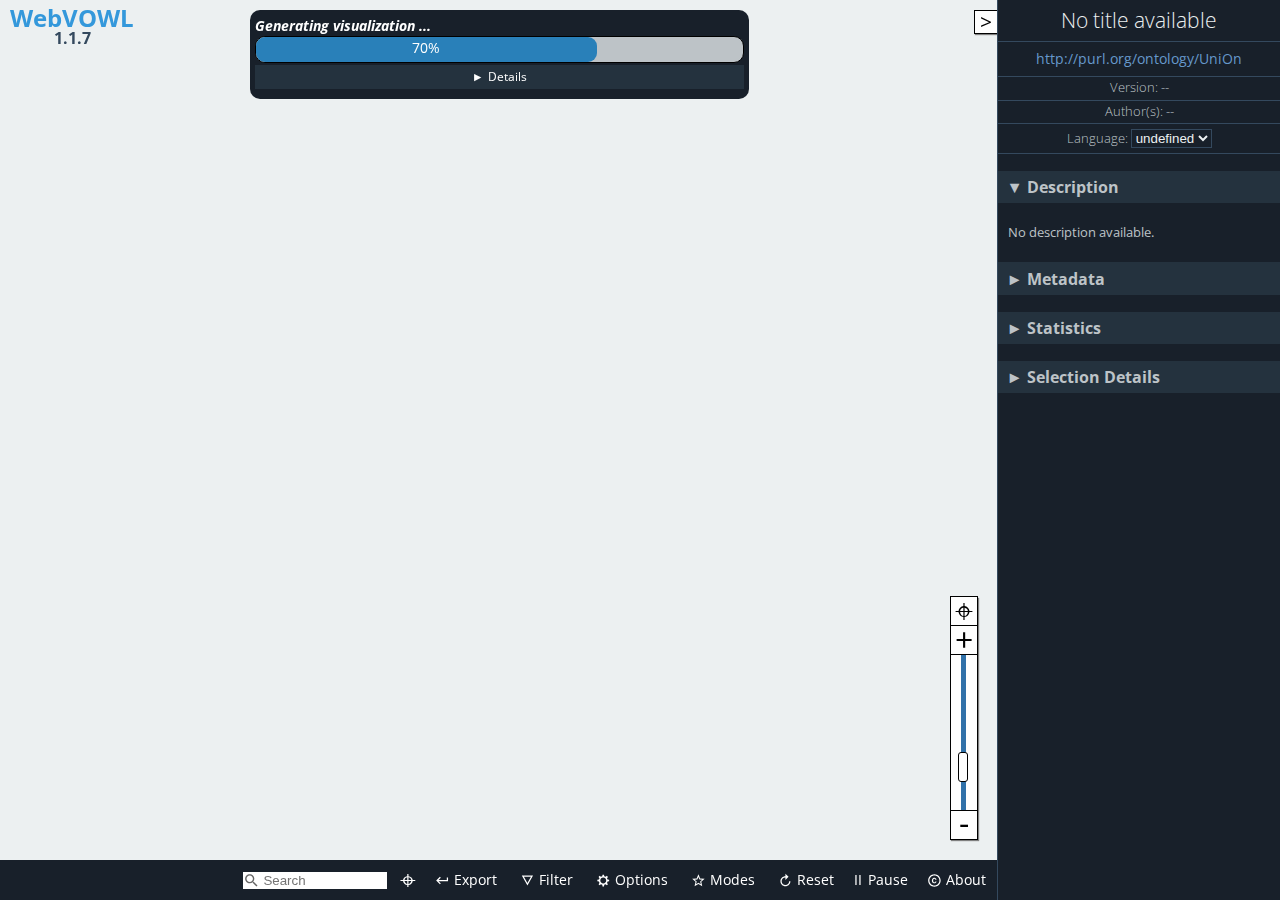
<file: myDocumentation/webvowl/index.html>
<!DOCTYPE html>
<html lang="en-us">

<head>
    <meta charset="utf-8" />
    <meta name="author" content="Vincent Link, Steffen Lohmann, Eduard Marbach, Stefan Negru, Vitalis Wiens" />
    <meta name="keywords" content="webvowl, vowl, visual notation, web ontology language, owl, rdf, ontology visualization, ontologies, semantic web" />
    <meta name="description" content="WebVOWL - Web-based Visualization of Ontologies" />
    <meta name="robots" content="noindex,nofollow" />
    <meta name="viewport" content="width=device-width, initial-scale=1.0, maximum-scale=1.0, user-scalable=no">
    <meta name="apple-mobile-web-app-capable" content="yes">
    <link rel="stylesheet" type="text/css" href="css/webvowl.css" />
    <link rel="stylesheet" type="text/css" href="css/webvowl.app.css" />
    <link rel="icon" href="favicon.ico" type="image/x-icon" />
    <title>WebVOWL</title>
</head>

<body>
    <main>
        <section id="canvasArea">
            <div id="browserCheck" class="hidden">
                WebVOWL does not work properly in Internet Explorer and Microsoft Edge.
                Please use another browser, such as
                <a href="http://www.mozilla.org/firefox/">Mozilla Firefox</a>
                or
                <a href="https://www.google.com/chrome/">Google Chrome</a>,
                to run WebVOWL.
                <label id="killWarning">Hide warning</label>
            </div>

            <div id="logo" class="noselect">
                <h2>WebVOWL
                    <br> <span>1.1.7</span>
                </h2>
            </div>


            <div id="loading-info" class="hidden">
                <div id="loading-progress" style="border-radius: 10px;">
                    <div class="hidden">Loading ontology...</div>
                    <div id="layoutLoadingProgressBarContainer" style="padding-bottom: 0;	white-space: nowrap;	overflow: hidden;	text-overflow: ellipsis;">
                        <h4 id="currentLoadingStep" style="margin: 0;font-style: italic; padding-bottom:0 ;	white-space: nowrap;	overflow: hidden;	text-overflow: ellipsis;">
                            Layout optimization</h4>
                        <div id="progressBarContext">
                            <div id="progressBarValue" class="busyProgressBar"></div>
                        </div>
                    </div>
                    <div id="loadingInfo_msgBox" style="padding-bottom: 0;padding-top:0">
                        <div id="show-loadingInfo-button" class="accordion-trigger noselect">Details</div>
                        <div id="loadingInfo-container">
                            <ul id="bulletPoint_container"></ul>
                        </div>
                    </div>
                    <div>
                        <span id="loadingIndicator_closeButton" class="">Close Warning</span>
                    </div>
                </div>
            </div>

            <div id="additionalInformationContainer">
                <div id="reloadCachedOntology" class="hidden" title="">

                    <svg viewBox="38 -12.5 18 18" class="reloadCachedOntologyIcon btn_shadowed" id="reloadSvgIcon">
                        <g>
                            <text id="svgStringText" dx="5px" dy="-1px" style="font-size:9px;">Reload ontology</text>
                            <path style="fill : #444; stroke-width:0;" d="m 42.277542,5.1367119 c -5.405,0 -10.444,1.577 -14.699,4.282 l -5.75,-5.75 0,16.1100001 16.11,0 -6.395,-6.395 c 3.18,-1.787 6.834,-2.82 10.734,-2.82 12.171,0 22.073,9.902 22.073,22.074 0,2.899 -0.577,5.664 -1.599,8.202 l 4.738,2.762 c 1.47,-3.363 2.288,-7.068 2.288,-10.964 0,-15.164 -12.337,-27.5010001 -27.5,-27.5010001 m 11.5,46.7460001 c -3.179,1.786 -6.826,2.827 -10.726,2.827 -12.171,0 -22.073,-9.902 -22.073,-22.073 0,-2.739 0.524,-5.35 1.439,-7.771 l -4.731,-2.851 c -1.375,3.271 -2.136,6.858 -2.136,10.622 0,15.164 12.336,27.5 27.5,27.5 5.406,0 10.434,-1.584 14.691,-4.289 l 5.758,5.759 0,-16.112 -16.111,0 6.389,6.388 z" transform="matrix(0.20,0,0,0.20,75,-10)">
                            </path>
                        </g>
                    </svg>
                    <span id="reloadCachedOntologyString" class="noselect" style="font-style: italic;font-size: 10px">Loaded cached ontology</span>
                </div>

                <div id="FPS_Statistics" class="hidden debugOption">FPS: 0<br>Nodes: 0<br>Links: 0</div>
                <span class="hidden debugOption" id="modeOfOperationString">mode of operation</span>

            </div>

            <div id="graph"></div>

            <div id="dragDropContainer" class="hidden">
                <div id="drag_dropOverlay"></div>

                <div id="drag_msg">
                    <svg id="drag_svg" style="position: absolute; left:25%;top:25%;width:50%; height:50%">
                        <g id="drag_icon_group">
                            <path id="drag_icon" style="fill : #444; stroke-width:0;" d="m 9.0000002,-8.9899999 -18.0000001,0 c -1.1000001,0 -1.9999991,0.9 -1.9999991,2 l 0,3.99 1.9999991,0 0,-4.01 18.0000001,0 0,14.0299996 -18.0000001,0 0,-4.02 -1.9999991,0 0,4.01 c 0,1.1 0.899999,1.98 1.9999991,1.98 l 18.0000001,0 c 1.1000008,0 2.0000008,-0.88 2.0000008,-1.98 l 0,-13.9999996 c 0,-1.11 -0.9,-2 -2.0000008,-2 z M -1,3.9999997 3.0000001,-3.3898305e-7 -1,-3.9999999 l 0,2.9999996 -9.999999,0 0,1.99999996 9.999999,0 0,3.00000004 z" transform="matrix(5.0,0,0,5.0,0,0)">
                            </path>
                            <path id="drag_icon_drop" class="hidden" style="fill : #444; stroke-width:0;" d="m 8.9900008,8.9999991 0,-18.0000001 c 0,-1.1 -0.9,-1.999999 -2,-1.999999 l -3.99,0 0,1.999999 4.01,0 0,18.0000001 -14.0299996,0 0,-18.0000001 4.02,0 0,-1.999999 -4.01,0 c -1.1,0 -1.98,0.899999 -1.98,1.999999 l 0,18.0000001 c 0,1.1000009 0.88,2.0000009 1.98,2.0000009 l 13.9999996,0 c 1.11,0 2,-0.9 2,-2.0000009 z M -3.9999988,-1.0000011 1.2389831e-6,2.999999 4.0000008,-1.0000011 l -2.9999996,0 0,-9.9999989 -1.99999996,0 0,9.9999989 -3.00000004,0 z" transform="matrix(5.0,0,0,5.0,0,0)">
                            </path>
                        </g>
                    </svg>
                    <span id="drag_msg_text" style="font-size:14px">Drag ontology file here.</span>
                </div>
            </div>
            <div class="noselect">
                <span id="leftSideBarCollapseButton" class="btn_shadowed hidden"> > </span>
            </div>
            <div class="noselect"><span id="sidebarExpandButton" class="btn_shadowed"> > </span></div>

            <div id="containerForLeftSideBar">
                <div id="leftSideBar">
                    <div id="leftSideBarContent" class="hidden">
                        <h2 id="leftHeader">Default Element</h2>
                        <h3 class=" selectedDefaultElement accordion-trigger noselect accordion-trigger-active" id="defaultClass" title="owl:Class">Class: owl:Class
                        </h3>
                        <div id="classContainer" class="accordion-container ">
                        </div>
                        <h3 class="selectedDefaultElement accordion-trigger noselect accordion-trigger-active" title="owl:objectProperty" id="defaultProperty">Property: owl:objectProperty
                        </h3>
                        <div id="propertyContainer" class="accordion-container ">
                        </div>
                        <h3 class="selectedDefaultElement accordion-trigger noselect accordion-trigger-active" title="rdfs:Literal" id="defaultDatatype">Datatype: rdfs:Literal
                        </h3>
                        <div id="datatypeContainer" class="accordion-container ">
                        </div>
                    </div>
                </div>
            </div>
            <div id="menuContainer">
                <!--Ontology Menu-->
                <ul id="m_select" class="toolTipMenu noselect">
                    <li><a href="#foaf" id="foaf">Friend of a Friend (FOAF) vocabulary</a></li>
                    <li><a href="#goodrelations" id="goodrelations">GoodRelations Vocabulary for E-Commerce</a></li>
                    <li><a href="#muto" id="muto">Modular and Unified Tagging Ontology (MUTO)</a></li>
                    <li><a href="#ontovibe" id="ontovibe">Ontology Visualization Benchmark (OntoViBe)</a></li>
                    <li><a href="#personasonto" id="personasonto">Personas Ontology (PersonasOnto)</a></li>
                    <li><a href="#sioc" id="sioc">SIOC (Semantically-Interlinked Online Communities) Core Ontology</a></li>


                    <li class="option" id="converter-option">
                        <form class="converter-form" id="iri-converter-form">
                            <label for="iri-converter-input">Custom Ontology:</label>

                            <input type="text" id="iri-converter-input" placeholder="Enter ontology IRI">
                            <button type="submit" id="iri-converter-button" disabled>Visualize</button>
                        </form>
                        <div class="converter-form">
                            <input class="hidden" type="file" id="file-converter-input" autocomplete="off">
                            <label class="truncate" id="file-converter-label" for="file-converter-input">Select ontology
                                file</label>
                            <button type="submit" id="file-converter-button" disabled>
                                Upload
                            </button>

                        </div>
                        <div id="emptyContainer">
                            <a href="#opts=editorMode=true;#new_ontology1" id="empty" style="pointer-events:none; padding-left:0">Create new ontology</a>
                        </div>
                        <div>
                            <!--<button class="debugOption" type="submit" id="direct-text-input">-->
                            <!--Direct input-->
                            <!--</button>-->
                        </div>
                    </li>

                </ul>
                <!--Export Menu-->
                <ul id="m_export" class="toolTipMenu noselect">
                    <li><a href="#" download id="exportJson">Export as JSON</a></li>
                    <li><a href="#" download id="exportSvg">Export as SVG</a></li>
                    <li><a href="#" download id="exportTex">Export as TeX <label style="font-size: 10px">(alpha)</label></a>
                    </li>
                    <li><a href="#" download id="exportTurtle">Export as TTL <label style="font-size: 10px">(alpha)</label></a>
                    </li>

                    <li class="option" id="emptyLiHover">
                        <div>
                            <form class="converter-form" id="url-copy-form">
                                <label for="exportedUrl">Export as URL:</label>
                                <input type="text" id="exportedUrl" placeholder="#">
                                <button id="copyBt" title="Copy to clipboard">Copy</button>
                            </form>
                        </div>
                    </li>
                </ul>
                <!--Filter Menu-->
                <ul id="m_filter" class="toolTipMenu noselect">
                    <li class="toggleOption" id="datatypeFilteringOption"></li>
                    <li class="toggleOption" id="objectPropertyFilteringOption"></li>
                    <li class="toggleOption" id="subclassFilteringOption"></li>
                    <li class="toggleOption" id="disjointFilteringOption"></li>
                    <li class="toggleOption" id="setOperatorFilteringOption"></li>
                    <li class="slideOption" id="nodeDegreeFilteringOption"></li>
                </ul>
                <!--Options Menu -->
                <ul id="m_config" class="toolTipMenu noselect">
                    <li class="toggleOption" id="zoomSliderOption"></li>

                    <li class="slideOption" id="classSliderOption"></li>
                    <li class="slideOption" id="datatypeSliderOption"></li>
                    <li class="toggleOption" id="dynamicLabelWidth"></li>
                    <li class="slideOption" id="maxLabelWidthSliderOption"></li>
                    <li class="toggleOption" id="nodeScalingOption"></li>
                    <li class="toggleOption" id="compactNotationOption"></li>
                    <li class="toggleOption" id="colorExternalsOption"></li>
                </ul>
                <!--Modes Menu -->
                <ul id="m_modes" class="toolTipMenu noselect">
                    <li class="toggleOption" id="editMode"></li>
                    <li class="toggleOption" id="pickAndPinOption"></li>
                </ul>

                <!--Debug Menu -->
                <ul id="m_debug" class="toolTipMenu noselect">
                    <li class=" toggleOption" id="useAccuracyHelper"></li>
                    <li class=" toggleOption" id="showDraggerObject"></li>
                    <li class=" toggleOption" id="showFPS_Statistics"></li>
                    <li class=" toggleOption" id="showModeOfOperation"></li>
                </ul>


                <!--About Menu-->
                <ul id="m_about" class="toolTipMenu">
                    <li><a href="license.txt" target="_blank">MIT License &copy; 2014-2019</a></li>
                    <li id="credits" class="option">WebVOWL Developers:<br />
                        Vincent Link, Steffen Lohmann, Eduard Marbach, Stefan Negru, Vitalis Wiens
                    </li>
                    <li id="credits" class="option">WIDOCO integration:<br /> Daniel Garijo, Jacobus Geluk
                    </li>

                    <li><a href="http://vowl.visualdataweb.org/webvowl.html#releases" target="_blank">Version: <%= version
                    %><br />(release history)</a></li>

                    <li><a href="http://purl.org/vowl/" target="_blank">VOWL Specification &raquo;</a></li>
                </ul>
                <ul id="m_search" class="toolTipMenu"></ul>
            </div>
            <div class="noselect" id="swipeBarContainer">
                <ul id="menuElementContainer">
                    <li id="c_search" class="inner-addon left-addon">
                        <i class="searchIcon">
                            <svg viewBox="0 0 24 24" height="100%" width="100%" style="pointer-events: none; display: block;">
                                <g>
                                    <path id="magnifyingGlass" style="fill : #666; stroke-width:0;" d="M15.5 14h-.79l-.28-.27C15.41 12.59 16 11.11 16 9.5 16 5.91 13.09 3 9.5 3S3 5.91 3 9.5 5.91 16 9.5 16c1.61 0 3.09-.59 4.23-1.57l.27.28v.79l5 4.99L20.49 19l-4.99-5zm-6 0C7.01 14 5 11.99 5 9.5S7.01 5 9.5 5 14 7.01 14 9.5 11.99 14 9.5 14z">
                                    </path>
                                </g>
                            </svg>
                        </i>
                        <input class="searchInputText" type="text" id="search-input-text" placeholder="Search">
                    </li>
                    <li id="c_locate">
                        <a style="padding: 0 8px 5px 8px;" draggable="false" title="Nothing to locate, enter search term." href="#" id="locateSearchResult">&#8982;
                        </a>
                    </li>
                    <!--
                    <li id="c_select">
                        <a draggable="false" href="#">
                            <i>
                                <svg viewBox="0 0 24 24" class="menuElementSvgElement">
                                    <g>
                                        <path style="fill : #fff; stroke-width:0;" d="M3 15h18v-2H3v2zm0 4h18v-2H3v2zm0-8h18V9H3v2zm0-6v2h18V5H3z" transform="matrix(0.75,0,0,0.75,3.5,2.5)">
                                        </path>
                                    </g>
                                </svg>
                            </i> Ontology</a>
                    </li>-->
                    <li id="c_export"><a draggable="false" href="#">
                            <i>
                                <svg viewBox="0 0 24 24" class="menuElementSvgElement">
                                    <g>
                                        <path style="fill : #fff; stroke-width:0;" d="M19 7v4H5.83l3.58-3.59L8 6l-6 6 6 6 1.41-1.41L5.83 13H21V7z" transform="matrix(0.75,0,0,0.75,3.5,2.5)">
                                        </path>
                                    </g>
                                </svg>
                            </i> Export</a></li>
                    <li id="c_filter"><a draggable="false" href="#">
                            <i>
                                <svg viewBox="0 0 24 24" class="menuElementSvgElement">
                                    <g>
                                        <path style="fill : #fff; stroke-width:0;" d="M3 4l9 16 9-16H3zm3.38 2h11.25L12 16 6.38 6z" transform="matrix(0.75,0,0,0.75,3.5,2.5)">
                                        </path>
                                    </g>
                                </svg>
                            </i>Filter</a></li>
                    <li id="c_config"><a draggable="false" href="#">
                            <i>
                                <svg viewBox="0 0 24 24" class="menuElementSvgElement">
                                    <g>
                                        <path style="fill : #fff; stroke-width:0;" d="m 21.163138,13.127428 0,-2.356764 -2.546629,-0.424622 C 18.439272,9.5807939 18.137791,8.8661419 17.733863,8.218291 L 19.2356,6.116978 17.569296,4.450673 15.466841,5.951269 C 14.818953,5.548483 14.104338,5.24586 13.33909,5.067482 l -0.424622,-2.545488 -2.356764,0 -0.424622,2.545488 C 9.3689769,5.24586 8.6531829,5.548519 8.0053319,5.951269 l -2.102455,-1.500596 -1.666304,1.666305 1.501737,2.101313 c -0.403928,0.6467469 -0.705409,1.3625029 -0.882646,2.127751 l -2.546629,0.424622 0,2.356764 2.546629,0.424622 c 0.177237,0.765248 0.478718,1.4799 0.882646,2.127751 l -1.501737,2.102455 1.666304,1.666304 2.103596,-1.501737 c 0.646747,0.403928 1.362504,0.705409 2.1266091,0.882646 l 0.424622,2.546629 2.356764,0 0.424622,-2.546629 c 0.764106,-0.177237 1.4799,-0.478718 2.127751,-0.882646 l 2.102455,1.501737 1.666304,-1.666304 -1.501737,-2.102455 c 0.403928,-0.647888 0.705409,-1.363645 0.882646,-2.127751 l 2.546629,-0.424622 z m -9.427053,3.535144 c -2.6030431,0 -4.7135241,-2.110517 -4.7135241,-4.713527 0,-2.6030071 2.110518,-4.713525 4.7135241,-4.713525 2.60301,0 4.713527,2.1105179 4.713527,4.713525 0,2.60301 -2.110481,4.713527 -4.713527,4.713527 z" transform="matrix(0.75,0,0,0.75,3.5,2.5)">
                                        </path>
                                    </g>
                                </svg>
                            </i>Options</a>
                    </li>
                    <li id="c_modes"><a draggable="false" href="#">
                            <i>
                                <svg viewBox="0 0 24 24" class="menuElementSvgElement">
                                    <g>
                                        <path style="fill : #fff; stroke-width:0;" d="M22 9.24l-7.19-.62L12 2 9.19 8.63 2 9.24l5.46 4.73L5.82 21 12 17.27 18.18 21l-1.63-7.03L22 9.24zM12 15.4l-3.76 2.27 1-4.28-3.32-2.88 4.38-.38L12 6.1l1.71 4.04 4.38.38-3.32 2.88 1 4.28L12 15.4z" transform="matrix(0.75,0,0,0.75,3.5,2.5)">
                                        </path>
                                    </g>
                                </svg>
                            </i>Modes</a></li>
                    <li id="c_reset"><a draggable="false" id="reset-button" href="#" type="reset">
                            <i>
                                <svg viewBox="0 0 24 24" class="menuElementSvgElement">
                                    <g>
                                        <path style="fill : #fff; stroke-width:0;" d="m 12,5 0,-4 5,5 -5,5 0,-4 c -3.31,0 -6,2.69 -6,6 0,3.31 2.69,6 6,6 3.31,0 6,-2.69 6,-6 l 2,0 c 0,4.42 -3.58,8 -8,8 C 7.58,21 4,17.42 4,13 4,8.58 7.58,5 12,5 Z" transform="matrix(0.75,0,0,0.75,3.5,2.5)">
                                        </path>
                                    </g>
                                </svg>
                            </i>Reset</a></li>
                    <li id="c_pause"><a draggable="false" id="pause-button" href="#" style="padding: 9px 8px 12px 8px;">Pause</a>
                    </li>
                    <li id="c_debug" class="debugOption"><a id="debugMenuHref" draggable="false" href="#">
                            <i>
                                <svg viewBox="0 0 24 24" class="menuElementSvgElement">
                                    <g>
                                        <path style="fill : #fff; stroke-width:0;" d="M 20,8 17.19,8 C 16.74,7.22 16.12,6.55 15.37,6.04 L 17,4.41 15.59,3 13.42,5.17 C 12.96,5.06 12.49,5 12,5 11.51,5 11.04,5.06 10.59,5.17 L 8.41,3 7,4.41 8.62,6.04 C 7.88,6.55 7.26,7.22 6.81,8 L 4,8 4,10 6.09,10 C 6.04,10.33 6,10.66 6,11 l 0,1 -2,0 0,2 2,0 0,1 c 0,0.34 0.04,0.67 0.09,1 L 4,16 l 0,2 2.81,0 c 1.04,1.79 2.97,3 5.19,3 2.22,0 4.15,-1.21 5.19,-3 l 2.81,0 0,-2 -2.09,0 C 17.96,15.67 18,15.34 18,15 l 0,-1 2,0 0,-2 -2,0 0,-1 c 0,-0.34 -0.04,-0.67 -0.09,-1 L 20,10 Z m -4,4 0,3 c 0,0.22 -0.03,0.47 -0.07,0.7 L 15.83,16.35 15.46,17 C 14.74,18.24 13.42,19 12,19 10.58,19 9.26,18.23 8.54,17 L 8.17,16.36 8.07,15.71 C 8.03,15.47 8,15.22 8,15 L 8,11 C 8,10.78 8.03,10.53 8.07,10.3 L 8.17,9.65 8.54,9 C 8.84,8.48 9.26,8.03 9.75,7.69 L 10.32,7.3 11.06,7.12 C 11.37,7.04 11.69,7 12,7 c 0.32,0 0.63,0.04 0.95,0.12 l 0.68,0.16 0.61,0.42 c 0.5,0.34 0.91,0.78 1.21,1.31 l 0.38,0.65 0.1,0.65 C 15.97,10.53 16,10.78 16,11 Z" transform="matrix(0.75,0,0,0.75,3.5,2.5)">
                                        </path>
                                    </g>
                                </svg>
                            </i>
                            Debug</a></li>
                    <li id="c_about"><a draggable="false" href="#">
                            <i>
                                <svg viewBox="0 0 24 24" class="menuElementSvgElement">
                                    <g>
                                        <path style="fill : #fff; stroke-width:0;" d="m 10.08,10.86 c 0.05,-0.33 0.16,-0.62 0.3,-0.87 0.14,-0.25 0.34,-0.46 0.59,-0.62 0.24,-0.15 0.54,-0.22 0.91,-0.23 0.23,0.01 0.44,0.05 0.63,0.13 0.2,0.09 0.38,0.21 0.52,0.36 0.14,0.15 0.25,0.33 0.34,0.53 0.09,0.2 0.13,0.42 0.14,0.64 l 1.79,0 C 15.28,10.33 15.19,9.9 15.02,9.51 14.85,9.12 14.62,8.78 14.32,8.5 14.02,8.22 13.66,8 13.24,7.84 12.82,7.68 12.36,7.61 11.85,7.61 11.2,7.61 10.63,7.72 10.15,7.95 9.67,8.18 9.27,8.48 8.95,8.87 8.63,9.26 8.39,9.71 8.24,10.23 8.09,10.75 8,11.29 8,11.87 l 0,0.27 c 0,0.58 0.08,1.12 0.23,1.64 0.15,0.52 0.39,0.97 0.71,1.35 0.32,0.38 0.72,0.69 1.2,0.91 0.48,0.22 1.05,0.34 1.7,0.34 0.47,0 0.91,-0.08 1.32,-0.23 0.41,-0.15 0.77,-0.36 1.08,-0.63 0.31,-0.27 0.56,-0.58 0.74,-0.94 0.18,-0.36 0.29,-0.74 0.3,-1.15 l -1.79,0 c -0.01,0.21 -0.06,0.4 -0.15,0.58 -0.09,0.18 -0.21,0.33 -0.36,0.46 -0.15,0.13 -0.32,0.23 -0.52,0.3 -0.19,0.07 -0.39,0.09 -0.6,0.1 C 11.5,14.86 11.2,14.79 10.97,14.64 10.72,14.48 10.52,14.27 10.38,14.02 10.24,13.77 10.13,13.47 10.08,13.14 10.03,12.81 10,12.47 10,12.14 l 0,-0.27 c 0,-0.35 0.03,-0.68 0.08,-1.01 z M 12,2 C 6.48,2 2,6.48 2,12 2,17.52 6.48,22 12,22 17.52,22 22,17.52 22,12 22,6.48 17.52,2 12,2 Z m 0,18 C 7.59,20 4,16.41 4,12 4,7.59 7.59,4 12,4 c 4.41,0 8,3.59 8,8 0,4.41 -3.59,8 -8,8 z" transform="matrix(0.75,0,0,0.75,3.5,2.5)">
                                        </path>
                                    </g>
                                </svg>
                            </i>
                            About</a></li>
                </ul>
            </div>
            <div class="noselect" id="scrollRightButton"></div>
            <div class="noselect" id="scrollLeftButton"></div>
            <div id="zoomSlider" class="btn_shadowed">
                <p class="noselect" id="centerGraphButton">&#8982;</p>
                <p class="noselect" id="zoomInButton">+</p>
                <p class="noselect" id="zoomSliderParagraph"></p>
                <p class="noselect" id="zoomOutButton">-</p>
            </div>
        </section>
        <aside id="detailsArea" style="background-color: #18202A;">
            <section id="generalDetailsEdit" class="hidden">
                <h1 id="editHeader" style="font-size: 1.1em;">Editing Options</h1>
                <h3 class="accordion-trigger noselect accordion-trigger-active">Ontology</h3>
                <div>
                    <!--begin of ontology metaData -->
                    <div class="textLineEditWithLabel">
                        <form class="converter-form-Editor " id="titleEditForm">
                            <label class="EditLabelForInput" id="titleEditor-label" for="titleEditor" title="Ontology title as dc:title">Title:</label>
                            <input class="modifiedInputStyle" type="text" id="titleEditor" autocomplete="off" value="">
                        </form>
                    </div>
                    <div class="textLineEditWithLabel">
                        <form class="converter-form-Editor " id="iriEditForm">
                            <label class="EditLabelForInput" id="iriEditor-label" for="iriEditor">IRI:</label>
                            <input type="text" id="iriEditor" autocomplete="off" value="">
                        </form>
                    </div>
                    <div class="textLineEditWithLabel">
                        <form class="converter-form-Editor " id="versionEditForm">
                            <label class="EditLabelForInput" id="versionEditor-label" for="versionEditor" title="Ontology version number as owl:versionInfo">Version:</label>
                            <input type="text" id="versionEditor" value="" autocomplete="off">
                        </form>
                    </div>
                    <div class="textLineEditWithLabel">
                        <form class="converter-form-Editor " id="authorsEditForm">
                            <label class="EditLabelForInput" id="authorsEditor-label" for="authorsEditor" title="Ontology authors as dc:creator">Authors:</label>
                            <input type="text" id="authorsEditor" value="" autocomplete="off">
                        </form>
                    </div>
                    <h4 class="subAccordion accordion-trigger noselect">Prefix</h4>
                    <div class="subAccordionDescription" id="containerForPrefixURL">
                        <div id="prefixURL_Description">
                            <span class="boxed ">Prefix</span>
                            <span class="boxed">IRI</span>
                        </div>
                        <div id="prefixURL_Container"></div>
                        <div align="center" id="containerForAddPrefixButton">
                            <button id="addPrefixButton">Add Prefix</button>
                        </div>
                    </div>
                </div>
                <!--end of ontology metaData -->

                <h3 class="accordion-trigger noselect">Description</h3>
                <div>
                    <textarea rows="4" cols="25" title="Ontology description as dc:description" class="descriptionTextClass" id="descriptionEditor"></textarea>
                </div>
                <h3 class="accordion-trigger noselect accordion-trigger-active">Selected Element</h3>
                <div>
                    <div id="selectedElementProperties" class="hidden">
                        <div class="textLineEditWithLabel">
                            <form class="converter-form-Editor " id="element_iriEditForm">
                                <label class="EditLabelForInput" id="element_iriEditor-label" for="element_iriEditor">IRI:</label>
                                <input type="text" id="element_iriEditor" autocomplete="off" value="">
                            </form>
                        </div>
                        <div class="textLineEditWithLabel">
                            <form class="converter-form-Editor " id="element_labelEditForm">
                                <label class="EditLabelForInput" id="element_labelEditor-label" for="element_labelEditor">Label:</label>
                                <input type="text" id="element_labelEditor" autocomplete="off" value="">
                            </form>
                        </div>
                        <div class="textLineEditWithLabel">
                            <form class="converter-form-Editor" id="typeEditForm">
                                <label class="EditLabelForInput" id="typeEditor-label" for="typeEditor">Type:</label>
                                <select id="typeEditor" class="dropdownMenuClass"></select>
                            </form>
                            <form class="converter-form-Editor" id="typeEditForm_datatype">
                                <label class="EditLabelForInput" id="typeEditor_datatype-label" for="typeEditor_datatype">Datatype:</label>
                                <select id="typeEditor_datatype" class="dropdownMenuClass"></select>
                            </form>
                        </div>
                        <div class="textLineEditWithLabel" id="property_characteristics_Container"> Characteristics:
                            <div id="property_characteristics_Selection" style="padding-top:2px;"></div>
                        </div>

                    </div>
                    <div id="selectedElementPropertiesEmptyHint">
                        Select an element in the visualization.
                    </div>
                </div>

            </section>
            <section id="generalDetails" class="hidden">
                <h1 id="title"></h1>
                <span><a id="about" href=""></a></span>
                <h5>Version: <span id="version"></span></h5>
                <h5>Author(s): <span id="authors"></span></h5>
                <h5>
                    <label>Language: <select id="language" name="language" size="1"></select></label>
                </h5>
                <h3 class="accordion-trigger noselect accordion-trigger-active">Description</h3>
                <div class="accordion-container scrollable">
                    <p id="description"></p>
                </div>
                <h3 class="accordion-trigger noselect">Metadata</h3>
                <div id="ontology-metadata" class="accordion-container"></div>
                <h3 class="accordion-trigger noselect">Statistics</h3>
                <div class="accordion-container">
                    <p class="statisticDetails">Classes: <span id="classCount"></span></p>
                    <p class="statisticDetails">Object prop.: <span id="objectPropertyCount"></span></p>
                    <p class="statisticDetails">Datatype prop.: <span id="datatypePropertyCount"></span></p>
                    <div class="small-whitespace-separator"></div>
                    <p class="statisticDetails">Individuals: <span id="individualCount"></span></p>
                    <div class="small-whitespace-separator"></div>
                    <p class="statisticDetails">Nodes: <span id="nodeCount"></span></p>
                    <p class="statisticDetails">Edges: <span id="edgeCount"></span></p>
                </div>
                <h3 class="accordion-trigger noselect" id="selection-details-trigger">Selection Details</h3>
                <div class="accordion-container" id="selection-details">
                    <div id="classSelectionInformation" class="hidden">
                        <p class="propDetails">Name: <span id="name"></span></p>
                        <p class="propDetails">Type: <span id="typeNode"></span></p>
                        <p class="propDetails">Equiv.: <span id="classEquivUri"></span></p>
                        <p class="propDetails">Disjoint: <span id="disjointNodes"></span></p>
                        <p class="propDetails">Charac.: <span id="classAttributes"></span></p>
                        <p class="propDetails">Individuals: <span id="individuals"></span></p>
                        <p class="propDetails">Description: <span id="nodeDescription"></span></p>
                        <p class="propDetails">Comment: <span id="nodeComment"></span></p>
                    </div>
                    <div id="propertySelectionInformation" class="hidden">
                        <p class="propDetails">Name: <span id="propname"></span></p>
                        <p class="propDetails">Type: <span id="typeProp"></span></p>
                        <p id="inverse" class="propDetails">Inverse: <span></span></p>
                        <p class="propDetails">Domain: <span id="domain"></span></p>
                        <p class="propDetails">Range: <span id="range"></span></p>
                        <p class="propDetails">Subprop.: <span id="subproperties"></span></p>
                        <p class="propDetails">Superprop.: <span id="superproperties"></span></p>
                        <p class="propDetails">Equiv.: <span id="propEquivUri"></span></p>
                        <p id="infoCardinality" class="propDetails">Cardinality: <span></span></p>
                        <p id="minCardinality" class="propDetails">Min. cardinality: <span></span></p>
                        <p id="maxCardinality" class="propDetails">Max. cardinality: <span></span></p>
                        <p class="propDetails">Charac.: <span id="propAttributes"></span></p>
                        <p class="propDetails">Description: <span id="propDescription"></span></p>
                        <p class="propDetails">Comment: <span id="propComment"></span></p>
                    </div>
                    <div id="noSelectionInformation">
                        <p><span>Select an element in the visualization.</span></p>
                    </div>
                </div>
            </section>
        </aside>
        <div id="blockGraphInteractions" class="hidden"></div>
        <div id="WarningErrorMessagesContainer" class="">
            <div id="WarningErrorMessages" class="">
            </div>
        </div>

        <div id="DirectInputContent" class="hidden">
            <div id="direct-text-input-container">
                <textarea rows="4" cols="25" title="Direct Text input as JSON(experimental)" class="directTextInputStyle" id="directInputTextArea"></textarea>
                <div id="di_controls">
                    <ul>
                        <li>
                            <button id="directUploadBtn">Upload</button>
                        </li>
                        <li>
                            <button id="close_directUploadBtn">Close</button>
                        </li>
                        <li id="Error_onLoad" class="hidden">Some text if ERROR</li>
                    </ul>
                </div>
            </div>


        </div>


    </main>
    <script src="js/d3.min.js"></script>
    <script src="js/webvowl.js"></script>
    <script src="js/webvowl.app.js"></script>
    <script>
        window.onload = webvowl.app().initialize;
    </script>
</body>

</html>
</file>
<file: assets/vendor/highlight.js/styles/github.css>
/*

github.com style (c) Vasily Polovnyov <vast@whiteants.net>

*/

.hljs {
  display: block;
  overflow-x: auto;
  padding: 0.5em;
  color: #333;
  background: #f8f8f8;
}

.hljs-comment,
.hljs-quote {
  color: #998;
  font-style: italic;
}

.hljs-keyword,
.hljs-selector-tag,
.hljs-subst {
  color: #333;
  font-weight: bold;
}

.hljs-number,
.hljs-literal,
.hljs-variable,
.hljs-template-variable,
.hljs-tag .hljs-attr {
  color: #008080;
}

.hljs-string,
.hljs-doctag {
  color: #d14;
}

.hljs-title,
.hljs-section,
.hljs-selector-id {
  color: #900;
  font-weight: bold;
}

.hljs-subst {
  font-weight: normal;
}

.hljs-type,
.hljs-class .hljs-title {
  color: #458;
  font-weight: bold;
}

.hljs-tag,
.hljs-name,
.hljs-attribute {
  color: #000080;
  font-weight: normal;
}

.hljs-regexp,
.hljs-link {
  color: #009926;
}

.hljs-symbol,
.hljs-bullet {
  color: #990073;
}

.hljs-built_in,
.hljs-builtin-name {
  color: #0086b3;
}

.hljs-meta {
  color: #999;
  font-weight: bold;
}

.hljs-deletion {
  background: #fdd;
}

.hljs-addition {
  background: #dfd;
}

.hljs-emphasis {
  font-style: italic;
}

.hljs-strong {
  font-weight: bold;
}
</file>
<file: assets/css/stylesheet.css>
/*===========================================================

   Template Name: iDocs - One Page Documentation HTML Template
   Author: Harnish Design
   Template URL: http://demo.harnishdesign.net/html/idocs
   Author URL: https://themeforest.net/user/harnishdesign
   File Description : Main css file of the template

=================================================
  Table of Contents
=================================================

	1. Basic
	2. Helpers Classes
	3. Layouts
		3.1 Side Navigation
		3.2 Docs Content
		3.3 Section Divider
	4. Header
		4.1 Main Navigation
	5 Elements
		5.1 List Style
		5.2 Changelog
		5.3 Accordion & Toggle
		5.4 Nav
		5.5 Tabs
		5.6 Popup Img
		5.7 Featured Box
	6 Footer
		6.1 Social Icons
		6.2 Back to Top
	7 Extra

=======================================================*/
/* =================================== */
/*  1. Basic Style
/* =================================== */
body, html {
  height: 100%;
}

body {
  background: #dddddd;
  color: #4c4d4d;
  font-family: 'Roboto Mono', monospace;
  font-size: 16px;
}

/*-------- Preloader --------*/
.preloader {
  position: fixed;
  width: 100%;
  height: 100%;
  z-index: 999999999 !important;
  background-color: #fff;
  top: 0;
  left: 0;
  right: 0;
  bottom: 0;
}
.preloader .lds-ellipsis {
  display: inline-block;
  position: absolute;
  width: 80px;
  height: 80px;
  margin-top: -40px;
  margin-left: -40px;
  top: 50%;
  left: 50%;
}
.preloader .lds-ellipsis div {
  position: absolute;
  top: 33px;
  width: 13px;
  height: 13px;
  border-radius: 50%;
  background: #000;
  animation-timing-function: cubic-bezier(0, 1, 1, 0);
}
.preloader .lds-ellipsis div:nth-child(1) {
  left: 8px;
  animation: lds-ellipsis1 0.6s infinite;
}
.preloader .lds-ellipsis div:nth-child(2) {
  left: 8px;
  animation: lds-ellipsis2 0.6s infinite;
}
.preloader .lds-ellipsis div:nth-child(3) {
  left: 32px;
  animation: lds-ellipsis2 0.6s infinite;
}
.preloader .lds-ellipsis div:nth-child(4) {
  left: 56px;
  animation: lds-ellipsis3 0.6s infinite;
}

@keyframes lds-ellipsis1 {
  0% {
    transform: scale(0);
  }
  100% {
    transform: scale(1);
  }
}
@keyframes lds-ellipsis3 {
  0% {
    transform: scale(1);
  }
  100% {
    transform: scale(0);
  }
}
@keyframes lds-ellipsis2 {
  0% {
    transform: translate(0, 0);
  }
  100% {
    transform: translate(24px, 0);
  }
}
/*--- Preloader Magnific Popup ----*/
.mfp-container .preloader {
  background: transparent;
}
.mfp-container .preloader .lds-ellipsis div {
  background: #fff;
}

::selection {
  background: #417740;
  color: #fff;
  text-shadow: none;
}

code {
  padding: 2px 5px;
  background-color: #f9f2f4;
  border-radius: 4px;
}

form {
  padding: 0;
  margin: 0;
  display: inline;
}

img {
  vertical-align: inherit;
}

a, a:focus {
  color: #417740;
  -webkit-transition: all 0.2s ease;
  transition: all 0.2s ease;
}

a:hover, a:active {
  color: #417740;
  -webkit-transition: all 0.2s ease;
  transition: all 0.2s ease;
}

a:focus, a:active,
.btn.active.focus,
.btn.active:focus,
.btn.focus,
.btn:active.focus,
.btn:active:focus,
.btn:focus,
button:focus,
button:active {
  outline: none;
}

p {
  line-height: 1.8;
}

.abstract {
  font-size: 17px;
}

blockquote {
  border-left: 5px solid #eee;
  padding: 10px 20px;
}

iframe {
  border: 0 !important;
}

h1, h2, h3, h4, h5, h6 {
  color: #252b33;
  line-height: 1.5;
  margin: 0 0 1.5rem 0;
  font-family: 'Roboto Mono', monospace;
}

h1 {
  font-size: 3rem;
}

h2 {
  font-size: 2.2rem;
}

dl, ol, ul, pre, blockquote, .table {
  margin-bottom: 1.8rem;
}

/*=== Highlight Js ===*/
.hljs {
  padding: 1.5rem;
}

/* =================================== */
/*  2. Helpers Classes
/* =================================== */
/* Box Shadow */
.shadow-md {
  -webkit-box-shadow: 0px 0px 50px -35px rgba(0, 0, 0, 0.4) !important;
  box-shadow: 0px 0px 50px -35px rgba(0, 0, 0, 0.4) !important;
}

/* Border Radius */
.rounded-lg {
  border-radius: 0.6rem !important;
}

.rounded-top-0 {
  border-top-left-radius: 0px !important;
  border-top-right-radius: 0px !important;
}

.rounded-bottom-0 {
  border-bottom-left-radius: 0px !important;
  border-bottom-right-radius: 0px !important;
}

.rounded-left-0 {
  border-top-left-radius: 0px !important;
  border-bottom-left-radius: 0px !important;
}

.rounded-right-0 {
  border-top-right-radius: 0px !important;
  border-bottom-right-radius: 0px !important;
}

/* Border Size */
.border-1 {
  border-width: 1px !important;
}

.border-2 {
  border-width: 2px !important;
}

.border-3 {
  border-width: 3px !important;
}

.border-4 {
  border-width: 4px !important;
}

.border-5 {
  border-width: 5px !important;
}

/* Text Size */
.text-0 {
  font-size: 11px !important;
  font-size: 0.6875rem !important;
}

.text-1 {
  font-size: 12px !important;
  font-size: 0.75rem !important;
}

.text-2 {
  font-size: 8px;
  color: transparent;
}

.text-3 {
  font-size: 16px !important;
  font-size: 1rem !important;
}

.text-4 {
  font-size: 18px !important;
  font-size: 1.125rem !important;
}

.text-5 {
  font-size: 21px !important;
  font-size: 1.3125rem !important;
}

.text-6 {
  font-size: 24px !important;
  font-size: 1.50rem !important;
}

.text-7 {
  font-size: 28px !important;
  font-size: 1.75rem !important;
}

.text-8 {
  font-size: 32px !important;
  font-size: 2rem !important;
}

.text-9 {
  font-size: 36px !important;
  font-size: 2.25rem !important;
}

.text-10 {
  font-size: 40px !important;
  font-size: 2.50rem !important;
}

.text-11 {
  font-size: 2.75rem !important;
}
@media (max-width: 992px) {
  .text-11 {
    font-size: calc(1.4rem + 2.1774193548vw)  !important;
  }
}

.text-12 {
  font-size: 3rem !important;
}
@media (max-width: 992px) {
  .text-12 {
    font-size: calc(1.425rem + 2.5403225806vw)  !important;
  }
}

.text-13 {
  font-size: 3.25rem !important;
}
@media (max-width: 992px) {
  .text-13 {
    font-size: calc(1.45rem + 2.9032258065vw)  !important;
  }
}

.text-14 {
  font-size: 3.5rem !important;
}
@media (max-width: 992px) {
  .text-14 {
    font-size: calc(1.475rem + 3.2661290323vw)  !important;
  }
}

.text-15 {
  font-size: 3.75rem !important;
}
@media (max-width: 992px) {
  .text-15 {
    font-size: calc(1.5rem + 3.6290322581vw)  !important;
  }
}

.text-16 {
  font-size: 4rem !important;
}
@media (max-width: 992px) {
  .text-16 {
    font-size: calc(1.525rem + 3.9919354839vw)  !important;
  }
}

.text-17 {
  font-size: 4.5rem !important;
}
@media (max-width: 992px) {
  .text-17 {
    font-size: calc(1.575rem + 4.7177419355vw)  !important;
  }
}

.text-18 {
  font-size: 5rem !important;
}
@media (max-width: 992px) {
  .text-18 {
    font-size: calc(1.625rem + 5.4435483871vw)  !important;
  }
}

.text-19 {
  font-size: 5.25rem !important;
}
@media (max-width: 992px) {
  .text-19 {
    font-size: calc(1.65rem + 5.8064516129vw)  !important;
  }
}

.text-20 {
  font-size: 5.75rem !important;
}
@media (max-width: 992px) {
  .text-20 {
    font-size: calc(1.7rem + 6.5322580645vw)  !important;
  }
}

.text-21 {
  font-size: 6.5rem !important;
}
@media (max-width: 992px) {
  .text-21 {
    font-size: calc(1.775rem + 7.6209677419vw)  !important;
  }
}

.text-22 {
  font-size: 7rem !important;
}
@media (max-width: 992px) {
  .text-22 {
    font-size: calc(1.825rem + 8.3467741935vw)  !important;
  }
}

.text-23 {
  font-size: 7.75rem !important;
}
@media (max-width: 992px) {
  .text-23 {
    font-size: calc(1.9rem + 9.435483871vw)  !important;
  }
}

.text-24 {
  font-size: 8.25rem !important;
}
@media (max-width: 992px) {
  .text-24 {
    font-size: calc(1.95rem + 10.1612903226vw)  !important;
  }
}

.text-25 {
  font-size: 9rem !important;
}
@media (max-width: 992px) {
  .text-25 {
    font-size: calc(2.025rem + 11.25vw)  !important;
  }
}

.text-11, .text-12, .text-13, .text-14, .text-15, .text-16, .text-17, .text-18, .text-19, .text-20, .text-21, .text-22, .text-23, .text-24, .text-25 {
  line-height: 1.3;
}

/* Line height */
.line-height-07 {
  line-height: 0.7 !important;
}

.line-height-1 {
  line-height: 1 !important;
}

.line-height-2 {
  line-height: 1.2 !important;
}

.line-height-3 {
  line-height: 1.4 !important;
}

.line-height-4 {
  line-height: 1.6 !important;
}

.line-height-5 {
  line-height: 1.8 !important;
}

/* Font Weight */
.font-weight-100 {
  font-weight: 100 !important;
}

.font-weight-200 {
  font-weight: 200 !important;
}

.font-weight-300 {
  font-weight: 300 !important;
}

.font-weight-400 {
  font-weight: 400 !important;
}

.font-weight-500 {
  font-weight: 500 !important;
}

.font-weight-600 {
  font-weight: 600 !important;
}

.font-weight-700 {
  font-weight: 700 !important;
}

.font-weight-800 {
  font-weight: 800 !important;
}

.font-weight-900 {
  font-weight: 900 !important;
}

/* Opacity */
.opacity-0 {
  opacity: 0;
}

.opacity-1 {
  opacity: 0.1;
}

.opacity-2 {
  opacity: 0.2;
}

.opacity-3 {
  opacity: 0.3;
}

.opacity-4 {
  opacity: 0.4;
}

.opacity-5 {
  opacity: 0.5;
}

.opacity-6 {
  opacity: 0.6;
}

.opacity-7 {
  opacity: 0.7;
}

.opacity-8 {
  opacity: 0.8;
}

.opacity-9 {
  opacity: 0.9;
}

.opacity-10 {
  opacity: 1;
}

/* Background light */
.bg-light-1 {
  background-color: #e9ecef !important;
}

.bg-light-2 {
  background-color: #dee2e6 !important;
}

.bg-light-3 {
  background-color: #ced4da !important;
}

.bg-light-4 {
  background-color: #adb5bd !important;
}

/* Background Dark */
.bg-dark {
  background-color: #111418 !important;
}

.bg-dark-1 {
  background-color: #212529 !important;
}

.bg-dark-2 {
  background-color: #343a40 !important;
}

.bg-dark-3 {
  background-color: #495057 !important;
}

.bg-dark-4 {
  background-color: #6c757d !important;
}

/* Progress Bar */
.progress-sm {
  height: 0.5rem !important;
}

.progress-lg {
  height: 1.5rem !important;
}

hr {
  border-top: 1px solid rgba(16, 85, 96, 0.1);
}

/* =================================== */
/*  3. Layouts
/* =================================== */
#main-wrapper {
  background: #fff;
}

.box #main-wrapper {
  max-width: 1200px;
  margin: 0 auto;
  -webkit-box-shadow: 0px 0px 10px rgba(0, 0, 0, 0.1);
  box-shadow: 0px 0px 10px rgba(0, 0, 0, 0.1);
}
.box .idocs-navigation {
  left: auto;
}

@media (min-width: 1200px) {
  .container {
    max-width: 1170px !important;
  }
}
/*=== 3.1 Side Navigation ===*/
.idocs-navigation {
  position: fixed;
  top: 70px;
  left: 0;
  overflow: hidden;
  overflow-y: auto;
  width: 260px;
  height: calc(100% - 70px);
  z-index: 1;
  border-right: 1px solid rgba(0, 0, 0, 0.05);
  transition: all 0.3s;
  background-color: #d0e3cc;
  font-size: 15px;
  color: #417740;
}
.idocs-navigation > .nav {
  padding: 30px 0;
}
.idocs-navigation .nav .nav-item {
  position: relative;
}
.idocs-navigation .nav .nav {
  margin: 0 0 5px;
}
.idocs-navigation .nav .nav-link {
  position: relative;
  padding: 6px 30px;
  line-height: 25px;
  font-weight: 400;
  color: #417740;
}
.idocs-navigation .nav .nav-item:hover > .nav-link, .idocs-navigation .nav .nav-item .nav-link.active {
  font-weight: 700;
}
.idocs-navigation .nav .nav {
  display: none;
  border-left: 1px solid regba(0, 0, 0, 0.3);
}
.idocs-navigation .nav .nav .nav-item .nav-link:after {
  content: "";
  position: absolute;
  left: 30px;
  height: 100%;
  border-left: 1px solid rgba(0, 0, 0, 0.12);
  width: 1px;
  top: 0;
}
.idocs-navigation .nav .nav .nav-item .nav-link.active:after {
  border-color: #417740;
  border-width: 2px;
}
.idocs-navigation .nav .nav-item .nav-link.active + .nav {
  display: block;
}
.idocs-navigation .nav .nav .nav-link {
  color: #417740;
  padding: 4px 30px 4px 45px;
  font-size: 15px;
  text-transform: none;
}
.idocs-navigation .nav .nav .nav .nav-link {
  padding: 4px 30px 4px 60px;
  font-size: 15px;
}
.idocs-navigation .nav .nav .nav .nav-item .nav-link:after {
  left: 45px;
}
.idocs-navigation > .nav > .nav-item > .nav-link.active:after {
  position: absolute;
  content: " ";
  top: 50%;
  right: 18px;
  border-color: #000;
  border-top: 2px solid;
  border-right: 2px solid;
  width: 7px;
  height: 7px;
  -webkit-transform: translate(-50%, -50%) rotate(45deg);
  transform: translate(-50%, -50%) rotate(45deg);
  -webkit-transition: all 0.2s ease;
  transition: all 0.2s ease;
}
.idocs-navigation.docs-navigation-dark .nav .nav-link {
  color: #417740;
}
.idocs-navigation.docs-navigation-dark .nav .nav .nav-link {
  color: rgba(250, 250, 250, 0.7);
}
.idocs-navigation.docs-navigation-dark .nav .nav .nav-item .nav-link:after {
  border-color: rgba(250, 250, 250, 0.2);
}
.idocs-navigation.docs-navigation-dark .nav .nav .nav-item .nav-link.active:after {
  border-color: #417740;
}

/*=== 3.2 Docs Content ===*/
.idocs-content {
  position: relative;
  margin-left: 260px;
  padding: 0px 50px 50px;
  min-height: 750px;
  transition: all 0.3s;
}
.idocs-content section:first-child {
  padding-top: 3rem;
}
.idocs-content ol li, .idocs-content ul li {
  margin-top: 10px;
}

@media (max-width: 767.98px) {
  .idocs-navigation {
    margin-left: -260px;
  }
  .idocs-navigation.active {
    margin-left: 0;
  }

  .idocs-content {
    margin-left: 0px;
    padding: 0px;
  }
}
/*=== 3.3 Section Divider ===*/
.divider {
  margin: 4rem 0;
}

/* =================================== */
/*  4. Header
/* =================================== */
#header {
  -webkit-transition: all 0.5s ease;
  transition: all 0.5s ease;
}
#header .navbar {
  padding: 0px;
  min-height: 70px;
  background-color: #f7ffdd;
}
#header .logo {
  -webkit-box-align: center;
  -ms-flex-align: center;
  align-items: center;
  display: -webkit-box;
  display: -ms-flexbox;
  display: flex;
  -ms-flex-item-align: stretch;
  align-self: stretch;
}

/*=== 4.1 Main Navigation ===*/
.navbar-light .navbar-nav .active > .nav-link {
  color: #0c2f55;
}
.navbar-light .navbar-nav .nav-link.active, .navbar-light .navbar-nav .nav-link.show {
  color: #0c2f55;
}
.navbar-light .navbar-nav .show > .nav-link {
  color: #0c2f55;
}

.primary-menu {
  display: -webkit-box !important;
  display: -ms-flexbox !important;
  display: flex !important;
  height: auto !important;
  -webkit-box-ordinal-group: 0;
  -ms-flex-item-align: stretch;
  align-self: stretch;
  background: #fff;
  border-bottom: 1px solid #F7FFDD;
}
.primary-menu.bg-transparent {
  position: absolute;
  z-index: 999;
  top: 0;
  left: 0;
  width: 100%;
  box-shadow: none;
  border-bottom: 1px solid rgba(250, 250, 250, 0.3);
}
.primary-menu.sticky-on {
  position: fixed;
  top: 0;
  width: 100%;
  z-index: 1020;
  left: 0;
  -webkit-box-shadow: 0px 0px 10px rgba(0, 0, 0, 0.05);
  box-shadow: 0px 0px 10px rgba(0, 0, 0, 0.05);
  -webkit-animation: slide-down 0.7s;
  -moz-animation: slide-down 0.7s;
  animation: slide-down 0.7s;
}
@-webkit-keyframes slide-down {
  0% {
    opacity: 0;
    transform: translateY(-100%);
  }
  100% {
    opacity: 1;
    transform: translateY(0);
  }
}
@-moz-keyframes slide-down {
  0% {
    opacity: 0;
    transform: translateY(-100%);
  }
  100% {
    opacity: 1;
    transform: translateY(0);
  }
}
@keyframes slide-down {
  0% {
    opacity: 0;
    transform: translateY(-100%);
  }
  100% {
    opacity: 1;
    transform: translateY(0);
  }
}
.primary-menu.sticky-on .none-on-sticky {
  display: none !important;
}
.primary-menu ul.navbar-nav > li {
  display: -webkit-box;
  display: -ms-flexbox;
  display: flex;
  height: 100%;
}
.primary-menu ul.navbar-nav > li + li {
  margin-left: 2px;
}
.primary-menu ul.navbar-nav > li a {
  display: -webkit-box;
  display: -ms-flexbox;
  display: flex;
  -webkit-box-align: center;
  -ms-flex-align: center;
  align-items: center;
}
.primary-menu ul.navbar-nav > li > a:not(.btn) {
  height: 70px;
  padding: 0px 0.85em;
  color: #252b33;
  -webkit-transition: all 0.2s ease;
  transition: all 0.2s ease;
  position: relative;
  position: relative;
}
.primary-menu ul.navbar-nav > li:hover > a:not(.btn), .primary-menu ul.navbar-nav > li > a.active:not(.btn) {
  color: #417740;
  text-decoration: none;
  -webkit-transition: all 0.2s ease;
  transition: all 0.2s ease;
}
.primary-menu ul.navbar-nav > li a.btn {
  padding: 0.4rem 1.4rem;
}
.primary-menu ul.navbar-nav > li.dropdown .dropdown-menu li > a:not(.btn) {
  padding: 8px 0px;
  background-color: transparent;
  text-transform: none;
  color: #777;
  -webkit-transition: all 0.2s ease;
  transition: all 0.2s ease;
}
.primary-menu ul.navbar-nav > li.dropdown .dropdown-menu li:hover > a:not(.btn) {
  color: #417740;
  -webkit-transition: all 0.2s ease;
  transition: all 0.2s ease;
}
.primary-menu ul.navbar-nav > li.dropdown:hover > a:after {
  clear: both;
  content: ' ';
  display: block;
  width: 0;
  height: 0;
  border-style: solid;
  border-color: transparent transparent #fff transparent;
  position: absolute;
  border-width: 0px 7px 6px 7px;
  bottom: 0px;
  left: 50%;
  margin: 0 0 0 -5px;
  z-index: 1022;
}
.primary-menu ul.navbar-nav > li.dropdown .dropdown-menu {
  -webkit-box-shadow: 0px 0px 12px rgba(0, 0, 0, 0.176);
  box-shadow: 0px 0px 12px rgba(0, 0, 0, 0.176);
  border: 0px none;
  padding: 10px 15px;
  min-width: 220px;
  margin: 0;
  font-size: 14px;
  font-size: 0.875rem;
  z-index: 1021;
}
.primary-menu ul.navbar-nav > li.dropdown > .dropdown-toggle .arrow {
  display: none;
}
.primary-menu .dropdown-menu-right {
  left: auto !important;
  right: 100% !important;
}
.primary-menu ul.navbar-nav > li.dropdown-mega {
  position: static;
}
.primary-menu ul.navbar-nav > li.dropdown-mega > .dropdown-menu {
  width: 100%;
  padding: 20px 20px;
  margin-left: 0px !important;
}
.primary-menu ul.navbar-nav > li.dropdown-mega .dropdown-mega-content > .row > div {
  padding: 5px 5px 5px 20px;
  border-right: 1px solid #eee;
}
.primary-menu ul.navbar-nav > li.dropdown-mega .dropdown-mega-content > .row > div:last-child {
  border-right: 0;
}
.primary-menu ul.navbar-nav > li.dropdown-mega .sub-title {
  display: block;
  font-size: 16px;
  margin-top: 1rem;
  padding-bottom: 5px;
}
.primary-menu ul.navbar-nav > li.dropdown-mega .dropdown-mega-submenu {
  list-style-type: none;
  padding-left: 0px;
}
.primary-menu ul.navbar-nav > li a.btn {
  font-size: 14px;
  padding: 0.65rem 2rem;
  text-transform: uppercase;
}
.primary-menu ul.navbar-nav > li.dropdown .dropdown-menu .dropdown-menu {
  left: 100%;
  margin-top: -40px;
}
.primary-menu ul.navbar-nav > li.dropdown .dropdown-menu .dropdown-toggle:after {
  border-top: .4em solid transparent;
  border-right: 0;
  border-bottom: 0.4em solid transparent;
  border-left: 0.4em solid;
}
.primary-menu ul.navbar-nav > li.dropdown .dropdown-toggle .arrow {
  position: absolute;
  min-width: 30px;
  height: 100%;
  right: 0px;
  top: 0;
  -webkit-transition: all 0.2s ease;
  transition: all 0.2s ease;
}
.primary-menu ul.navbar-nav > li.dropdown .dropdown-toggle .arrow:after {
  content: " ";
  position: absolute;
  top: 50%;
  left: 50%;
  border-color: #000;
  border-top: 1px solid;
  border-right: 1px solid;
  width: 6px;
  height: 6px;
  -webkit-transform: translate(-50%, -50%) rotate(45deg);
  transform: translate(-50%, -50%) rotate(45deg);
}
.primary-menu .dropdown-toggle:after {
  content: none;
}
.primary-menu.navbar-line-under-text ul.navbar-nav > li > a:not(.btn):after {
  position: absolute;
  content: "";
  height: 2px;
  width: 0;
  left: 50%;
  right: 0;
  bottom: 14px;
  background-color: transparent;
  color: #fff;
  border-bottom: 2px solid #417740;
  -webkit-transition: all 0.3s ease-in-out;
  transition: all 0.3s ease-in-out;
  transform: translate(-50%, 0) translateZ(0);
  -webkit-transform: translate(-50%, 0) translateZ(0);
}
.primary-menu.navbar-line-under-text ul.navbar-nav > li > a:hover:not(.logo):after, .primary-menu.navbar-line-under-text ul.navbar-nav > li > a.active:after {
  width: calc(100% - 0.99em);
}

/*== Color Options ==*/
.primary-menu.navbar-text-light .navbar-toggler span {
  background: #fff;
}

.primary-menu.navbar-text-light .navbar-nav > li > a:not(.btn) {
  color: #fff;
}
.primary-menu.navbar-text-light .navbar-nav > li:hover > a:not(.btn), .primary-menu.navbar-text-light .navbar-nav > li > a.active:not(.btn) {
  color: rgba(250, 250, 250, 0.75);
}

.primary-menu.navbar-text-light.navbar-line-under-text .navbar-nav > li > a:not(.logo):after, .primary-menu.navbar-text-light.navbar-line-under-text .navbar-nav > li > a.active:after {
  border-color: rgba(250, 250, 250, 0.6);
}

.primary-menu.navbar-dropdown-dark ul.navbar-nav > li.dropdown .dropdown-menu {
  background-color: #252A2C;
  color: #fff;
}
.primary-menu.navbar-dropdown-dark ul.navbar-nav > li.dropdown .dropdown-menu .dropdown-menu {
  background-color: #272c2e;
}
.primary-menu.navbar-dropdown-dark ul.navbar-nav > li.dropdown:hover > a:after {
  border-color: transparent transparent #252A2C transparent;
}
.primary-menu.navbar-dropdown-dark ul.navbar-nav > li.dropdown .dropdown-menu li > a:not(.btn) {
  color: rgba(250, 250, 250, 0.8);
}
.primary-menu.navbar-dropdown-dark ul.navbar-nav > li.dropdown .dropdown-menu li:hover > a:not(.btn) {
  color: #fafafa;
  font-weight: 600;
}
.primary-menu.navbar-dropdown-dark ul.navbar-nav > li.dropdown-mega .dropdown-mega-content > .row > div {
  border-color: #3a3a3a;
}
.primary-menu.navbar-dropdown-primary ul.navbar-nav > li.dropdown .dropdown-menu {
  background-color: #417740;
  color: #fff;
}
.primary-menu.navbar-dropdown-primary ul.navbar-nav > li.dropdown .dropdown-menu .dropdown-menu {
  background-color: #417740;
}
.primary-menu.navbar-dropdown-primary ul.navbar-nav > li.dropdown:hover > a:after {
  border-color: transparent transparent #0366d6 transparent;
}
.primary-menu.navbar-dropdown-primary ul.navbar-nav > li.dropdown .dropdown-menu li > a:not(.btn) {
  color: rgba(250, 250, 250, 0.95);
}
.primary-menu.navbar-dropdown-primary ul.navbar-nav > li.dropdown .dropdown-menu li:hover > a:not(.btn) {
  color: #fafafa;
  font-weight: 600;
}
.primary-menu.navbar-dropdown-primary ul.navbar-nav > li.dropdown-mega .dropdown-mega-content > .row > div {
  border-color: rgba(250, 250, 250, 0.2);
}

/* Hamburger Menu Button */
.navbar-toggler {
  width: 25px;
  height: 30px;
  padding: 10px;
  margin: 18px 15px;
  position: relative;
  border: none;
  -webkit-transform: rotate(0deg);
  transform: rotate(0deg);
  -webkit-transition: 0.5s ease-in-out;
  transition: 0.5s ease-in-out;
  cursor: pointer;
  display: block;
}
.navbar-toggler span {
  display: block;
  position: absolute;
  height: 2px;
  width: 100%;
  background: #3c3636;
  border-radius: 2px;
  opacity: 1;
  left: 0;
  -webkit-transform: rotate(0deg);
  transform: rotate(0deg);
  -webkit-transition: 0.25s ease-in-out;
  transition: 0.25s ease-in-out;
}
.navbar-toggler span:nth-child(1) {
  top: 7px;
  -webkit-transform-origin: left center;
  -moz-transform-origin: left center;
  -o-transform-origin: left center;
  transform-origin: left center;
}
.navbar-toggler span:nth-child(2) {
  top: 14px;
  -webkit-transform-origin: left center;
  -moz-transform-origin: left center;
  -o-transform-origin: left center;
  transform-origin: left center;
}
.navbar-toggler span:nth-child(3) {
  top: 21px;
  -webkit-transform-origin: left center;
  -moz-transform-origin: left center;
  -o-transform-origin: left center;
  transform-origin: left center;
}
.navbar-toggler.show span:nth-child(1) {
  top: 4px;
  left: 3px;
  -webkit-transform: rotate(45deg);
  transform: rotate(45deg);
}
.navbar-toggler.show span:nth-child(2) {
  width: 0%;
  opacity: 0;
}
.navbar-toggler.show span:nth-child(3) {
  top: 22px;
  left: 3px;
  -webkit-transform: rotate(-45deg);
  transform: rotate(-45deg);
}

.navbar-accordion {
  position: initial;
}

.navbar-expand-none .navbar-collapse {
  position: absolute;
  top: 99%;
  right: 0;
  left: 0;
  background: #fff;
  margin-top: 0px;
  z-index: 1000;
  -webkit-box-shadow: 0px 0px 15px rgba(0, 0, 0, 0.1);
  box-shadow: 0px 0px 15px rgba(0, 0, 0, 0.1);
}
.navbar-expand-none .navbar-collapse .navbar-nav {
  overflow: hidden;
  overflow-y: auto;
  max-height: 65vh;
  padding: 15px;
}
.navbar-expand-none ul.navbar-nav li {
  display: block;
  border-bottom: 1px solid #eee;
  margin: 0;
  padding: 0;
}
.navbar-expand-none ul.navbar-nav li:last-child {
  border: none;
}
.navbar-expand-none ul.navbar-nav li + li {
  margin-left: 0px;
}
.navbar-expand-none ul.navbar-nav li.dropdown > .dropdown-toggle > .arrow.show:after {
  -webkit-transform: translate(-50%, -50%) rotate(-45deg);
  transform: translate(-50%, -50%) rotate(-45deg);
  -webkit-transition: all 0.2s ease;
  transition: all 0.2s ease;
}
.navbar-expand-none ul.navbar-nav li > a:hover:after, .navbar-expand-none ul.navbar-nav li > a.active:after {
  content: none !important;
  width: 0px !important;
}
.navbar-expand-none ul.navbar-nav li.dropdown > .dropdown-toggle .arrow {
  display: block;
}
.navbar-expand-none ul.navbar-nav > li > a:not(.btn) {
  height: auto;
  padding: 8px 0;
  position: relative;
}
.navbar-expand-none ul.navbar-nav > li.dropdown .dropdown-menu li > a:not(.btn) {
  padding: 8px 0;
  position: relative;
}
.navbar-expand-none ul.navbar-nav > li.dropdown:hover > a:after {
  content: none;
}
.navbar-expand-none ul.navbar-nav > li.dropdown .dropdown-toggle .arrow:after {
  -webkit-transform: translate(-50%, -50%) rotate(134deg);
  transform: translate(-50%, -50%) rotate(134deg);
  -webkit-transition: all 0.2s ease;
  transition: all 0.2s ease;
}
.navbar-expand-none ul.navbar-nav > li.dropdown .dropdown-menu {
  margin: 0;
  -webkit-box-shadow: none;
  box-shadow: none;
  border: none;
  padding: 0px 0px 0px 15px;
}
.navbar-expand-none ul.navbar-nav > li.dropdown .dropdown-menu .dropdown-menu {
  margin: 0;
}
.navbar-expand-none ul.navbar-nav > li.dropdown-mega .dropdown-mega-content > .row > div {
  padding: 0px 15px;
}
.navbar-expand-none.navbar-text-light .navbar-collapse {
  background: rgba(0, 0, 0, 0.95);
}
.navbar-expand-none.navbar-text-light .navbar-collapse ul.navbar-nav li {
  border-color: rgba(250, 250, 250, 0.15);
}
.navbar-expand-none.navbar-dropdown-dark .navbar-collapse {
  background-color: #252A2C;
}
.navbar-expand-none.navbar-dropdown-primary .navbar-collapse {
  background-color: #417740;
}
.navbar-expand-none.navbar-dropdown-primary ul.navbar-nav > li.dropdown .dropdown-menu .dropdown-menu {
  background-color: #417740;
}
.navbar-expand-none.navbar-dropdown-dark ul.navbar-nav li {
  border-color: #444;
}
.navbar-expand-none.navbar-dropdown-dark ul.navbar-nav > li > a {
  color: #a3a2a2;
}
.navbar-expand-none.navbar-dropdown-dark ul.navbar-nav > li:hover > a {
  color: #fff;
}
.navbar-expand-none.navbar-dropdown-primary ul.navbar-nav li {
  border-color: rgba(250, 250, 250, 0.2);
}
.navbar-expand-none.navbar-dropdown-primary ul.navbar-nav > li > a {
  color: rgba(250, 250, 250, 0.8);
}
.navbar-expand-none.navbar-dropdown-primary ul.navbar-nav > li:hover > a {
  color: #fff;
}

@media (max-width: 575.98px) {
  .navbar-expand-sm .navbar-collapse {
    position: absolute;
    top: 99%;
    right: 0;
    left: 0;
    background: #fff;
    margin-top: 0px;
    z-index: 1000;
    -webkit-box-shadow: 0px 0px 15px rgba(0, 0, 0, 0.1);
    box-shadow: 0px 0px 15px rgba(0, 0, 0, 0.1);
  }
  .navbar-expand-sm .navbar-collapse .navbar-nav {
    overflow: hidden;
    overflow-y: auto;
    max-height: 65vh;
    padding: 15px;
  }
  .navbar-expand-sm ul.navbar-nav li {
    display: block;
    border-bottom: 1px solid #eee;
    margin: 0;
    padding: 0;
  }
  .navbar-expand-sm ul.navbar-nav li:last-child {
    border: none;
  }
  .navbar-expand-sm ul.navbar-nav li + li {
    margin-left: 0px;
  }
  .navbar-expand-sm ul.navbar-nav li.dropdown > .dropdown-toggle > .arrow.show:after {
    -webkit-transform: translate(-50%, -50%) rotate(-45deg);
    transform: translate(-50%, -50%) rotate(-45deg);
    -webkit-transition: all 0.2s ease;
    transition: all 0.2s ease;
  }
  .navbar-expand-sm ul.navbar-nav li > a:hover:after, .navbar-expand-sm ul.navbar-nav li > a.active:after {
    content: none !important;
    width: 0px !important;
  }
  .navbar-expand-sm ul.navbar-nav li.dropdown > .dropdown-toggle .arrow {
    display: block;
  }
  .navbar-expand-sm ul.navbar-nav > li > a:not(.btn) {
    height: auto;
    padding: 8px 0;
    position: relative;
  }
  .navbar-expand-sm ul.navbar-nav > li.dropdown .dropdown-menu li > a:not(.btn) {
    padding: 8px 0;
    position: relative;
  }
  .navbar-expand-sm ul.navbar-nav > li.dropdown:hover > a:after {
    content: none;
  }
  .navbar-expand-sm ul.navbar-nav > li.dropdown .dropdown-toggle .arrow:after {
    -webkit-transform: translate(-50%, -50%) rotate(134deg);
    transform: translate(-50%, -50%) rotate(134deg);
    -webkit-transition: all 0.2s ease;
    transition: all 0.2s ease;
  }
  .navbar-expand-sm ul.navbar-nav > li.dropdown .dropdown-menu {
    margin: 0;
    -webkit-box-shadow: none;
    box-shadow: none;
    border: none;
    padding: 0px 0px 0px 15px;
  }
  .navbar-expand-sm ul.navbar-nav > li.dropdown .dropdown-menu .dropdown-menu {
    margin: 0;
  }
  .navbar-expand-sm ul.navbar-nav > li.dropdown-mega .dropdown-mega-content > .row > div {
    padding: 0px 15px;
  }
  .navbar-expand-sm.navbar-text-light .navbar-collapse {
    background: rgba(0, 0, 0, 0.95);
  }
  .navbar-expand-sm.navbar-text-light .navbar-collapse ul.navbar-nav li {
    border-color: rgba(250, 250, 250, 0.15);
  }
  .navbar-expand-sm.navbar-dropdown-dark .navbar-collapse {
    background-color: #252A2C;
  }
  .navbar-expand-sm.navbar-dropdown-primary .navbar-collapse {
    background-color: #417740;
  }
  .navbar-expand-sm.navbar-dropdown-primary ul.navbar-nav > li.dropdown .dropdown-menu .dropdown-menu {
    background-color: #417740;
  }
  .navbar-expand-sm.navbar-dropdown-dark ul.navbar-nav li {
    border-color: #444;
  }
  .navbar-expand-sm.navbar-dropdown-dark ul.navbar-nav > li > a {
    color: #a3a2a2;
  }
  .navbar-expand-sm.navbar-dropdown-dark ul.navbar-nav > li:hover > a {
    color: #fff;
  }
  .navbar-expand-sm.navbar-dropdown-primary ul.navbar-nav li {
    border-color: rgba(250, 250, 250, 0.2);
  }
  .navbar-expand-sm.navbar-dropdown-primary ul.navbar-nav > li > a {
    color: rgba(250, 250, 250, 0.8);
  }
  .navbar-expand-sm.navbar-dropdown-primary ul.navbar-nav > li:hover > a {
    color: #fff;
  }
}
@media (max-width: 767.98px) {
  .navbar-expand-md .navbar-collapse {
    position: absolute;
    top: 99%;
    right: 0;
    left: 0;
    background: #fff;
    margin-top: 0px;
    z-index: 1000;
    -webkit-box-shadow: 0px 0px 15px rgba(0, 0, 0, 0.1);
    box-shadow: 0px 0px 15px rgba(0, 0, 0, 0.1);
  }
  .navbar-expand-md .navbar-collapse .navbar-nav {
    overflow: hidden;
    overflow-y: auto;
    max-height: 65vh;
    padding: 15px;
  }
  .navbar-expand-md ul.navbar-nav li {
    display: block;
    border-bottom: 1px solid #eee;
    margin: 0;
    padding: 0;
  }
  .navbar-expand-md ul.navbar-nav li:last-child {
    border: none;
  }
  .navbar-expand-md ul.navbar-nav li + li {
    margin-left: 0px;
  }
  .navbar-expand-md ul.navbar-nav li.dropdown > .dropdown-toggle > .arrow.show:after {
    -webkit-transform: translate(-50%, -50%) rotate(-45deg);
    transform: translate(-50%, -50%) rotate(-45deg);
    -webkit-transition: all 0.2s ease;
    transition: all 0.2s ease;
  }
  .navbar-expand-md ul.navbar-nav li > a:hover:after, .navbar-expand-md ul.navbar-nav li > a.active:after {
    content: none !important;
    width: 0px !important;
  }
  .navbar-expand-md ul.navbar-nav li.dropdown > .dropdown-toggle .arrow {
    display: block;
  }
  .navbar-expand-md ul.navbar-nav > li > a:not(.btn) {
    height: auto;
    padding: 8px 0;
    position: relative;
  }
  .navbar-expand-md ul.navbar-nav > li.dropdown .dropdown-menu li > a:not(.btn) {
    padding: 8px 0;
    position: relative;
  }
  .navbar-expand-md ul.navbar-nav > li.dropdown:hover > a:after {
    content: none;
  }
  .navbar-expand-md ul.navbar-nav > li.dropdown .dropdown-toggle .arrow:after {
    -webkit-transform: translate(-50%, -50%) rotate(134deg);
    transform: translate(-50%, -50%) rotate(134deg);
    -webkit-transition: all 0.2s ease;
    transition: all 0.2s ease;
  }
  .navbar-expand-md ul.navbar-nav > li.dropdown .dropdown-menu {
    margin: 0;
    -webkit-box-shadow: none;
    box-shadow: none;
    border: none;
    padding: 0px 0px 0px 15px;
  }
  .navbar-expand-md ul.navbar-nav > li.dropdown .dropdown-menu .dropdown-menu {
    margin: 0;
  }
  .navbar-expand-md ul.navbar-nav > li.dropdown-mega .dropdown-mega-content > .row > div {
    padding: 0px 15px;
  }
  .navbar-expand-md.navbar-text-light .navbar-collapse {
    background: rgba(0, 0, 0, 0.95);
  }
  .navbar-expand-md.navbar-text-light .navbar-collapse ul.navbar-nav li {
    border-color: rgba(250, 250, 250, 0.15);
  }
  .navbar-expand-md.navbar-dropdown-dark .navbar-collapse {
    background-color: #252A2C;
  }
  .navbar-expand-md.navbar-dropdown-primary .navbar-collapse {
    background-color: #417740;
  }
  .navbar-expand-md.navbar-dropdown-primary ul.navbar-nav > li.dropdown .dropdown-menu .dropdown-menu {
    background-color: #417740;
  }
  .navbar-expand-md.navbar-dropdown-dark ul.navbar-nav li {
    border-color: #444;
  }
  .navbar-expand-md.navbar-dropdown-dark ul.navbar-nav > li > a {
    color: #a3a2a2;
  }
  .navbar-expand-md.navbar-dropdown-dark ul.navbar-nav > li:hover > a {
    color: #fff;
  }
  .navbar-expand-md.navbar-dropdown-primary ul.navbar-nav li {
    border-color: rgba(250, 250, 250, 0.2);
  }
  .navbar-expand-md.navbar-dropdown-primary ul.navbar-nav > li > a {
    color: rgba(250, 250, 250, 0.8);
  }
  .navbar-expand-md.navbar-dropdown-primary ul.navbar-nav > li:hover > a {
    color: #fff;
  }
}
@media (max-width: 991.98px) {
  .navbar-expand-lg .navbar-collapse {
    position: absolute;
    top: 99%;
    right: 0;
    left: 0;
    background: #fff;
    margin-top: 0px;
    z-index: 1000;
    -webkit-box-shadow: 0px 0px 15px rgba(0, 0, 0, 0.1);
    box-shadow: 0px 0px 15px rgba(0, 0, 0, 0.1);
  }
  .navbar-expand-lg .navbar-collapse .navbar-nav {
    overflow: hidden;
    overflow-y: auto;
    max-height: 65vh;
    padding: 15px;
  }
  .navbar-expand-lg ul.navbar-nav li {
    display: block;
    border-bottom: 1px solid #eee;
    margin: 0;
    padding: 0;
  }
  .navbar-expand-lg ul.navbar-nav li:last-child {
    border: none;
  }
  .navbar-expand-lg ul.navbar-nav li + li {
    margin-left: 0px;
  }
  .navbar-expand-lg ul.navbar-nav li.dropdown > .dropdown-toggle > .arrow.show:after {
    -webkit-transform: translate(-50%, -50%) rotate(-45deg);
    transform: translate(-50%, -50%) rotate(-45deg);
    -webkit-transition: all 0.2s ease;
    transition: all 0.2s ease;
  }
  .navbar-expand-lg ul.navbar-nav li > a:hover:after, .navbar-expand-lg ul.navbar-nav li > a.active:after {
    content: none !important;
    width: 0px !important;
  }
  .navbar-expand-lg ul.navbar-nav li.dropdown > .dropdown-toggle .arrow {
    display: block;
  }
  .navbar-expand-lg ul.navbar-nav > li > a:not(.btn) {
    height: auto;
    padding: 8px 0;
    position: relative;
  }
  .navbar-expand-lg ul.navbar-nav > li.dropdown .dropdown-menu li > a:not(.btn) {
    padding: 8px 0;
    position: relative;
  }
  .navbar-expand-lg ul.navbar-nav > li.dropdown:hover > a:after {
    content: none;
  }
  .navbar-expand-lg ul.navbar-nav > li.dropdown .dropdown-toggle .arrow:after {
    -webkit-transform: translate(-50%, -50%) rotate(134deg);
    transform: translate(-50%, -50%) rotate(134deg);
    -webkit-transition: all 0.2s ease;
    transition: all 0.2s ease;
  }
  .navbar-expand-lg ul.navbar-nav > li.dropdown .dropdown-menu {
    margin: 0;
    -webkit-box-shadow: none;
    box-shadow: none;
    border: none;
    padding: 0px 0px 0px 15px;
  }
  .navbar-expand-lg ul.navbar-nav > li.dropdown .dropdown-menu .dropdown-menu {
    margin: 0;
  }
  .navbar-expand-lg ul.navbar-nav > li.dropdown-mega .dropdown-mega-content > .row > div {
    padding: 0px 15px;
  }
  .navbar-expand-lg.navbar-text-light .navbar-collapse {
    background: rgba(0, 0, 0, 0.95);
  }
  .navbar-expand-lg.navbar-text-light .navbar-collapse ul.navbar-nav li {
    border-color: rgba(250, 250, 250, 0.15);
  }
  .navbar-expand-lg.navbar-dropdown-dark .navbar-collapse {
    background-color: #252A2C;
  }
  .navbar-expand-lg.navbar-dropdown-primary .navbar-collapse {
    background-color: #417740;
  }
  .navbar-expand-lg.navbar-dropdown-primary ul.navbar-nav > li.dropdown .dropdown-menu .dropdown-menu {
    background-color: #417740;
  }
  .navbar-expand-lg.navbar-dropdown-dark ul.navbar-nav li {
    border-color: #444;
  }
  .navbar-expand-lg.navbar-dropdown-dark ul.navbar-nav > li > a {
    color: #a3a2a2;
  }
  .navbar-expand-lg.navbar-dropdown-dark ul.navbar-nav > li:hover > a {
    color: #fff;
  }
  .navbar-expand-lg.navbar-dropdown-primary ul.navbar-nav li {
    border-color: rgba(250, 250, 250, 0.2);
  }
  .navbar-expand-lg.navbar-dropdown-primary ul.navbar-nav > li > a {
    color: rgba(250, 250, 250, 0.8);
  }
  .navbar-expand-lg.navbar-dropdown-primary ul.navbar-nav > li:hover > a {
    color: #fff;
  }
}
@media (max-width: 1199.98px) {
  .navbar-expand-xl .navbar-collapse {
    position: absolute;
    top: 99%;
    right: 0;
    left: 0;
    background: #fff;
    margin-top: 0px;
    z-index: 1000;
    -webkit-box-shadow: 0px 0px 15px rgba(0, 0, 0, 0.1);
    box-shadow: 0px 0px 15px rgba(0, 0, 0, 0.1);
  }
  .navbar-expand-xl .navbar-collapse .navbar-nav {
    overflow: hidden;
    overflow-y: auto;
    max-height: 65vh;
    padding: 15px;
  }
  .navbar-expand-xl ul.navbar-nav li {
    display: block;
    border-bottom: 1px solid #eee;
    margin: 0;
    padding: 0;
  }
  .navbar-expand-xl ul.navbar-nav li:last-child {
    border: none;
  }
  .navbar-expand-xl ul.navbar-nav li + li {
    margin-left: 0px;
  }
  .navbar-expand-xl ul.navbar-nav li.dropdown > .dropdown-toggle > .arrow.show:after {
    -webkit-transform: translate(-50%, -50%) rotate(-45deg);
    transform: translate(-50%, -50%) rotate(-45deg);
    -webkit-transition: all 0.2s ease;
    transition: all 0.2s ease;
  }
  .navbar-expand-xl ul.navbar-nav li > a:hover:after, .navbar-expand-xl ul.navbar-nav li > a.active:after {
    content: none !important;
    width: 0px !important;
  }
  .navbar-expand-xl ul.navbar-nav li.dropdown > .dropdown-toggle .arrow {
    display: block;
  }
  .navbar-expand-xl ul.navbar-nav > li > a:not(.btn) {
    height: auto;
    padding: 8px 0;
    position: relative;
  }
  .navbar-expand-xl ul.navbar-nav > li.dropdown .dropdown-menu li > a:not(.btn) {
    padding: 8px 0;
    position: relative;
  }
  .navbar-expand-xl ul.navbar-nav > li.dropdown:hover > a:after {
    content: none;
  }
  .navbar-expand-xl ul.navbar-nav > li.dropdown .dropdown-toggle .arrow:after {
    -webkit-transform: translate(-50%, -50%) rotate(134deg);
    transform: translate(-50%, -50%) rotate(134deg);
    -webkit-transition: all 0.2s ease;
    transition: all 0.2s ease;
  }
  .navbar-expand-xl ul.navbar-nav > li.dropdown .dropdown-menu {
    margin: 0;
    -webkit-box-shadow: none;
    box-shadow: none;
    border: none;
    padding: 0px 0px 0px 15px;
  }
  .navbar-expand-xl ul.navbar-nav > li.dropdown .dropdown-menu .dropdown-menu {
    margin: 0;
  }
  .navbar-expand-xl ul.navbar-nav > li.dropdown-mega .dropdown-mega-content > .row > div {
    padding: 0px 15px;
  }
  .navbar-expand-xl.navbar-text-light .navbar-collapse {
    background: rgba(0, 0, 0, 0.95);
  }
  .navbar-expand-xl.navbar-text-light .navbar-collapse ul.navbar-nav li {
    border-color: rgba(250, 250, 250, 0.15);
  }
  .navbar-expand-xl.navbar-dropdown-dark .navbar-collapse {
    background-color: #252A2C;
  }
  .navbar-expand-xl.navbar-dropdown-primary .navbar-collapse {
    background-color: #417740;
  }
  .navbar-expand-xl.navbar-dropdown-primary ul.navbar-nav > li.dropdown .dropdown-menu .dropdown-menu {
    background-color: #417740;
  }
  .navbar-expand-xl.navbar-dropdown-dark ul.navbar-nav li {
    border-color: #444;
  }
  .navbar-expand-xl.navbar-dropdown-dark ul.navbar-nav > li > a {
    color: #a3a2a2;
  }
  .navbar-expand-xl.navbar-dropdown-dark ul.navbar-nav > li:hover > a {
    color: #fff;
  }
  .navbar-expand-xl.navbar-dropdown-primary ul.navbar-nav li {
    border-color: rgba(250, 250, 250, 0.2);
  }
  .navbar-expand-xl.navbar-dropdown-primary ul.navbar-nav > li > a {
    color: rgba(250, 250, 250, 0.8);
  }
  .navbar-expand-xl.navbar-dropdown-primary ul.navbar-nav > li:hover > a {
    color: #fff;
  }
}
/* =================================== */
/*  5. Elements
/* =================================== */
/*=== 5.1 List Style ===*/
.list-style-1 > li {
  position: relative;
  list-style-type: none;
  line-height: 24px;
}
.list-style-1 > li:after {
  content: " ";
  position: absolute;
  top: 12px;
  left: -15px;
  border-color: #000;
  border-top: 1px solid;
  border-right: 1px solid;
  width: 6px;
  height: 6px;
  -webkit-transform: translate(-50%, -50%) rotate(45deg);
  transform: translate(-50%, -50%) rotate(45deg);
}

.list-style-2 {
  padding: 0;
}

.list-style-2 > li {
  list-style-type: none;
  border-bottom: 1px solid #eaeaea;
  padding-top: 12px;
  padding-bottom: 12px;
}

.list-style-2.list-style-light > li {
  border-bottom: 1px solid rgba(250, 250, 250, 0.12);
}

/*=== 5.2 Changelog ===*/
.changelog {
  list-style: none;
  padding: 0;
}
.changelog .badge {
  width: 90px;
  margin-right: 10px;
  border-radius: .20rem;
  text-transform: uppercase;
}
.changelog li {
  line-height: 1.8;
}

/*=== 5.3 Accordion & Toggle ===*/
.accordion .card {
  border: none;
  margin-bottom: 16px;
  margin-bottom: 1rem;
  background-color: transparent;
}
.accordion .card-header {
  padding: 0;
  border: none;
  background: none;
}
.accordion .card-header a {
  font-size: 16px;
  font-weight: normal;
  padding: 1rem 1.25rem 1rem 2.25rem;
  display: block;
  border-radius: 4px;
  position: relative;
}
.accordion .card-header a:hover {
  text-decoration: none;
}
.accordion .card-header a:hover.collapsed {
  color: #417740;
}
.accordion:not(.accordion-alternate) .card-header a {
  background-color: #d0e3cc;
  color: #417740;
}
.accordion:not(.accordion-alternate) .card-header a.collapsed {
  background-color: #f1f2f4;
  color: #4c4d4d;
}
.accordion .card-header a:before {
  position: absolute;
  content: " ";
  left: 20px;
  top: calc(50% + 2px);
  width: 9px;
  height: 9px;
  border-color: #CCC;
  border-top: 2px solid;
  border-right: 2px solid;
  -webkit-transform: translate(-50%, -50%) rotate(-45deg);
  transform: translate(-50%, -50%) rotate(-45deg);
  -webkit-transition: all 0.2s ease;
  transition: all 0.2s ease;
  -webkit-backface-visibility: hidden;
  backface-visibility: hidden;
}
.accordion .card-header a.collapsed:before {
  top: calc(50% - 2px);
  -webkit-transform: translate(-50%, -50%) rotate(135deg);
  transform: translate(-50%, -50%) rotate(135deg);
}
.accordion .card-body {
  line-height: 26px;
}
.accordion.arrow-right .card-header a {
  padding-left: 1.25rem;
}
.accordion.arrow-right .card-header a:before {
  right: 15px;
  left: auto;
}
.accordion.accordion-alternate .card {
  margin: 0;
}
.accordion.accordion-alternate .card-header a {
  padding-left: 1.40rem;
  border-top: 1px solid #e4e9ec;
  border-radius: 0px;
}
.accordion.accordion-alternate .card:first-of-type .card-header a {
  border-top: 0px;
}
.accordion.accordion-alternate .card-header a:before {
  left: 6px;
}
.accordion.accordion-alternate .card-header a.collapsed {
  color: #4c4d4d;
}
.accordion.accordion-alternate .card-body {
  padding: 0rem 0 1rem 1.25rem;
}
.accordion.accordion-alternate.arrow-right .card-header a {
  padding-left: 0;
}
.accordion.accordion-alternate.arrow-right .card-header a:before {
  right: 0px;
  left: auto;
}
.accordion.toggle .card-header a:before {
  content: "-";
  border: none;
  font-size: 20px;
  height: auto;
  top: calc(50% + 2px);
  width: auto;
  -webkit-transform: translate(-50%, -50%) rotate(180deg);
  transform: translate(-50%, -50%) rotate(180deg);
}
.accordion.toggle .card-header a.collapsed:before {
  content: "+";
  top: calc(50% - 1px);
  -webkit-transform: translate(-50%, -50%) rotate(0deg);
  transform: translate(-50%, -50%) rotate(0deg);
}
.accordion.accordion-alternate.style-2 .card-header a {
  padding-left: 0px;
}
.accordion.accordion-alternate.style-2 .card-header a:before {
  right: 2px;
  left: auto;
  -webkit-transform: translate(-50%, -50%) rotate(135deg);
  transform: translate(-50%, -50%) rotate(135deg);
  top: 50%;
}
.accordion.accordion-alternate.style-2 .card-header a.collapsed:before {
  -webkit-transform: translate(-50%, -50%) rotate(45deg);
  transform: translate(-50%, -50%) rotate(45deg);
}
.accordion.accordion-alternate.style-2 .card-body {
  padding-left: 0px;
}
.accordion.accordion-alternate.popularRoutes .card-header .nav {
  margin-top: 3px;
}
.accordion.accordion-alternate.popularRoutes .card-header .nav a {
  font-size: 14px;
}
.accordion.accordion-alternate.popularRoutes .card-header a {
  padding: 0px 8px 0px 0px;
  border: none;
  font-size: inherit;
}
.accordion.accordion-alternate.popularRoutes .card-header a:before {
  content: none;
}
.accordion.accordion-alternate.popularRoutes .card-header h5 {
  cursor: pointer;
}
.accordion.accordion-alternate.popularRoutes .card-header h5:before {
  position: absolute;
  content: " ";
  right: 0px;
  top: 24px;
  width: 10px;
  height: 10px;
  opacity: 0.6;
  border-top: 2px solid;
  border-right: 2px solid;
  -webkit-transform: translate(-50%, -50%) rotate(-45deg);
  transform: translate(-50%, -50%) rotate(-45deg);
  -webkit-transition: all 0.2s ease;
  transition: all 0.2s ease;
  -webkit-backface-visibility: hidden;
  backface-visibility: hidden;
}
.accordion.accordion-alternate.popularRoutes .card-header h5.collapsed:before {
  top: 24px;
  -webkit-transform: translate(-50%, -50%) rotate(135deg);
  transform: translate(-50%, -50%) rotate(135deg);
}
.accordion.accordion-alternate.popularRoutes .card-body {
  padding: 0;
}
.accordion.accordion-alternate.popularRoutes .card {
  border-bottom: 2px solid #e4e9ec;
  padding: 15px 0px;
}
.accordion.accordion-alternate.popularRoutes .routes-list {
  margin: 1rem 0px 0px 0px;
  padding: 0px;
  list-style: none;
}
.accordion.accordion-alternate.popularRoutes .routes-list a {
  color: inherit;
  display: -ms-flexbox !important;
  display: flex !important;
  -ms-flex-align: center !important;
  align-items: center !important;
}
.accordion.accordion-alternate.popularRoutes .routes-list a:hover {
  color: #0071cc;
  text-decoration: underline;
}

/* 5.4 Nav */
.nav .nav-item .nav-link {
  color: #222222;
}

.nav.nav-light .nav-item .nav-link {
  color: #cee2ca;
}

.nav:not(.nav-pills) .nav-item .nav-link.active, .nav:not(.nav-pills) .nav-item .nav-link:hover {
  color: #21351d;
}

.nav-pills .nav-link:not(.active):hover {
  color: #21351d;
}

.nav-pills .nav-link.active, .nav-pills.nav-light .nav-link.active, .nav-pills .show > .nav-link {
  color: #fff;
}

.nav.nav-separator .nav-item .nav-link {
  position: relative;
}

.nav.nav-separator .nav-item + .nav-item .nav-link:after {
  height: 14px;
  width: 1px;
  content: ' ';
  background-color: rgba(0, 0, 0, 0.2);
  display: block;
  position: absolute;
  top: 50%;
  left: 0;
  -webkit-transform: translateY(-7px);
  transform: translateY(-7px);
}

.nav.nav-separator.nav-separator-light .nav-item + .nav-item .nav-link:after {
  background-color: rgba(250, 250, 250, 0.2);
}

.nav.nav-sm .nav-item .nav-link {
  font-size: 14px;
}

/*=== 5.5 Tabs ===*/
.nav-tabs {
  border-bottom: 1px solid #d7dee3;
}
.nav-tabs .nav-item .nav-link {
  border: 0;
  background: transparent;
  position: relative;
  border-radius: 0;
  padding: 0.6rem 1rem;
  color: #cee2ca !important;
  white-space: nowrap !important;
}
.nav-tabs .nav-item .nav-link.active {
  color: #417740;
}
.nav-tabs .nav-item .nav-link.active:after {
  height: 2px;
  width: 100%;
  content: ' ';
  background-color: #cee2ca;
  display: block;
  position: absolute;
  bottom: -3px;
  left: 0;
  -webkit-transform: translateY(-3px);
  transform: translateY(-3px);
}
.nav-tabs .nav-item .nav-link:not(.active):hover {
  color: #cee2ca;
}
.nav-tabs.flex-column {
  border-right: 1px solid #417740;
  border-bottom: 0px;
  padding: 1.5rem 0;
}
.nav-tabs.flex-column .nav-item .nav-link {
  border: 1px solid #417740;
  border-right: 0px;
  background-color: #f6f7f8;
  font-size: 14px;
  padding: 0.75rem 1rem;
  color: #417740;
}
.nav-tabs.flex-column .nav-item:first-of-type .nav-link {
  border-top-left-radius: 4px;
}
.nav-tabs.flex-column .nav-item:last-of-type .nav-link {
  border-bottom-left-radius: 4px;
}
.nav-tabs.flex-column .nav-item .nav-link.active {
  background-color: transparent;
  color: #417740;
}
.nav-tabs.flex-column .nav-item .nav-link.active:after {
  height: 100%;
  width: 2px;
  background: #fff;
  right: -1px;
  left: auto;
}

.nav-tabs:not(.flex-column) {
  flex-wrap: nowrap;
  overflow: hidden;
  overflow-x: auto;
  -ms-overflow-style: -ms-autohiding-scrollbar;
  -webkit-overflow-scrolling: touch;
}
.nav-tabs:not(.flex-column) .nav-item {
  margin-bottom: 0px;
}

@media (max-width: 575.98px) {
  .nav-tabs .nav-item .nav-link {
    padding-left: 0px;
    padding-right: 0px;
    margin-right: 10px;
    font-size: 0.875rem;
  }
}
/*=== 5.6 Popup Img ===*/
.popup-img img {
  -webkit-transition: all 0.2s ease-in-out;
  transition: all 0.2s ease-in-out;
}

.popup-img:hover img {
  opacity: 0.8;
  cursor: -webkit-zoom-in;
  cursor: -moz-zoom-in;
  cursor: zoom-in;
}

/*=== 5.7 Featured Box ===*/
.featured-box {
  box-sizing: border-box;
  position: relative;
}
.featured-box h3, .featured-box h4 {
  font-size: 1.25rem;
  font-size: 20px;
  margin-bottom: 10px;
  font-weight: 500;
}
.featured-box:not(.style-5) .featured-box-icon {
  display: inline-block;
  font-size: 48px;
  min-width: 55px;
  min-height: 55px;
  padding: 0;
  margin-top: 0;
  margin-bottom: 0.8rem;
  color: #4c4d4d;
  border-radius: 0;
}
.featured-box.style-1, .featured-box.style-2, .featured-box.style-3 {
  padding-left: 50px;
  padding-top: 8px;
}
.featured-box.style-1 .featured-box-icon, .featured-box.style-2 .featured-box-icon, .featured-box.style-3 .featured-box-icon {
  position: absolute;
  top: 0;
  left: 0;
  margin-bottom: 0;
  font-size: 30px;
  -ms-flex-pack: center !important;
  justify-content: center !important;
  text-align: center;
}
.featured-box.style-2 p {
  margin-left: -50px;
}
.featured-box.style-3 {
  padding-left: 90px;
  padding-top: 0px;
}
.featured-box.style-3 .featured-box-icon {
  width: 70px;
  height: 70px;
  -ms-flex-negative: 0;
  flex-shrink: 0;
  display: -webkit-box;
  display: -ms-flexbox;
  display: flex;
  -webkit-box-align: center;
  -ms-flex-align: center;
  align-items: center;
}
.featured-box.style-4 {
  text-align: center;
}
.featured-box.style-4 .featured-box-icon {
  margin: 0 auto 24px;
  margin: 0 auto 1.5rem;
  width: 120px;
  height: 120px;
  text-align: center;
  -ms-flex-negative: 0;
  flex-shrink: 0;
  display: -webkit-box;
  display: -ms-flexbox;
  display: flex;
  -webkit-box-align: center;
  -ms-flex-align: center;
  align-items: center;
  -ms-flex-pack: center;
  justify-content: center;
  -webkit-box-shadow: 0px 0px 50px rgba(0, 0, 0, 0.03);
  box-shadow: 0px 0px 50px rgba(0, 0, 0, 0.03);
}
.featured-box.style-5 {
  text-align: center;
  background: #fff;
  border: 1px solid #f0f2f3;
  -webkit-box-shadow: 0px 2px 5px rgba(0, 0, 0, 0.05);
  box-shadow: 0px 2px 5px rgba(0, 0, 0, 0.05);
  -webkit-transition: all 0.3s ease-in-out;
  transition: all 0.3s ease-in-out;
}
.featured-box.style-5:hover {
  border: 1px solid #ebeded;
  -webkit-box-shadow: 0px 5px 1.5rem rgba(0, 0, 0, 0.15);
  box-shadow: 0px 5px 1.5rem rgba(0, 0, 0, 0.15);
}
.featured-box.style-5 h3 {
  background: #f1f5f6;
  font-size: 16px;
  padding: 8px 0;
  margin-bottom: 0px;
}
.featured-box.style-5 .featured-box-icon {
  font-size: 50px;
  margin: 44px 0px;
}

.featured-box.featured-box-reverse {
  text-align: right;
}
.featured-box.featured-box-reverse.style-1, .featured-box.featured-box-reverse.style-2 {
  padding-right: 50px;
  padding-left: 0px;
}
.featured-box.featured-box-reverse.style-1 .featured-box-icon, .featured-box.featured-box-reverse.style-2 .featured-box-icon {
  left: auto;
  right: 0px;
}
.featured-box.featured-box-reverse.style-2 p {
  margin-right: -50px;
  margin-left: 0;
}
.featured-box.featured-box-reverse.style-3 {
  padding-left: 0;
  padding-right: 90px;
}
.featured-box.featured-box-reverse.style-3 .featured-box-icon {
  left: auto;
  right: 0px;
}

.featured-box.featured-box-reverse-sm {
  text-align: right;
}
.featured-box.featured-box-reverse-sm.style-1, .featured-box.featured-box-reverse-sm.style-2 {
  padding-right: 50px;
  padding-left: 0px;
}
.featured-box.featured-box-reverse-sm.style-1 .featured-box-icon, .featured-box.featured-box-reverse-sm.style-2 .featured-box-icon {
  left: auto;
  right: 0px;
}
.featured-box.featured-box-reverse-sm.style-2 p {
  margin-right: -50px;
  margin-left: 0;
}
.featured-box.featured-box-reverse-sm.style-3 {
  padding-left: 0;
  padding-right: 90px;
}
.featured-box.featured-box-reverse-sm.style-3 .featured-box-icon {
  left: auto;
  right: 0px;
}

@media (min-width: 576px) {
  .featured-box.featured-box-reverse-md {
    text-align: right;
  }
  .featured-box.featured-box-reverse-md.style-1, .featured-box.featured-box-reverse-md.style-2 {
    padding-right: 50px;
    padding-left: 0px;
  }
  .featured-box.featured-box-reverse-md.style-1 .featured-box-icon, .featured-box.featured-box-reverse-md.style-2 .featured-box-icon {
    left: auto;
    right: 0px;
  }
  .featured-box.featured-box-reverse-md.style-2 p {
    margin-right: -50px;
    margin-left: 0;
  }
  .featured-box.featured-box-reverse-md.style-3 {
    padding-left: 0;
    padding-right: 90px;
  }
  .featured-box.featured-box-reverse-md.style-3 .featured-box-icon {
    left: auto;
    right: 0px;
  }
}
@media (min-width: 768px) {
  .featured-box.featured-box-reverse-lg {
    text-align: right;
  }
  .featured-box.featured-box-reverse-lg.style-1, .featured-box.featured-box-reverse-lg.style-2 {
    padding-right: 50px;
    padding-left: 0px;
  }
  .featured-box.featured-box-reverse-lg.style-1 .featured-box-icon, .featured-box.featured-box-reverse-lg.style-2 .featured-box-icon {
    left: auto;
    right: 0px;
  }
  .featured-box.featured-box-reverse-lg.style-2 p {
    margin-right: -50px;
    margin-left: 0;
  }
  .featured-box.featured-box-reverse-lg.style-3 {
    padding-left: 0;
    padding-right: 90px;
  }
  .featured-box.featured-box-reverse-lg.style-3 .featured-box-icon {
    left: auto;
    right: 0px;
  }
}
@media (min-width: 992px) {
  .featured-box.featured-box-reverse-xl {
    text-align: right;
  }
  .featured-box.featured-box-reverse-xl.style-1, .featured-box.featured-box-reverse-xl.style-2 {
    padding-right: 50px;
    padding-left: 0px;
  }
  .featured-box.featured-box-reverse-xl.style-1 .featured-box-icon, .featured-box.featured-box-reverse-xl.style-2 .featured-box-icon {
    left: auto;
    right: 0px;
  }
  .featured-box.featured-box-reverse-xl.style-2 p {
    margin-right: -50px;
    margin-left: 0;
  }
  .featured-box.featured-box-reverse-xl.style-3 {
    padding-left: 0;
    padding-right: 90px;
  }
  .featured-box.featured-box-reverse-xl.style-3 .featured-box-icon {
    left: auto;
    right: 0px;
  }
}
/* =================================== */
/*  6. Footer
/* =================================== */
#footer {
  background: #fff;
  color: #252b33;
  margin-left: 260px;
  padding: 66px 0px;
  padding: 4.125rem 0;
}
#footer .nav .nav-item {
  display: inline-block;
  line-height: 12px;
  margin: 0;
}
#footer .nav .nav-item .nav-link {
  color: #252b33;
  -webkit-transition: all 0.2s ease;
  transition: all 0.2s ease;
}
#footer .nav .nav-item .nav-link:focus {
  color: #417740;
  -webkit-transition: all 0.2s ease;
  transition: all 0.2s ease;
}
#footer .nav .nav-item:first-child .nav-link {
  padding-left: 0px;
}
#footer .nav .nav-item:last-child .nav-link {
  padding-right: 0px;
}
#footer .nav .nav-link:hover {
  color: #417740;
  -webkit-transition: all 0.2s ease;
  transition: all 0.2s ease;
}
#footer .footer-copyright {
  border-top: 1px solid #e2e8ea;
  padding: 0px 0px;
  color: #417740;
}
#footer .footer-copyright .nav .nav-item .nav-link {
  color: #417740;
}
#footer .footer-copyright .nav .nav-link:hover {
  color: #417740;
  -webkit-transition: all 0.2s ease;
  transition: all 0.2s ease;
}
#footer .nav.flex-column .nav-item {
  padding: 0px;
}
#footer .nav.flex-column .nav-item .nav-link {
  margin: 0.7rem 0px;
}
#footer.footer-text-light {
  color: rgba(250, 250, 250, 0.8);
}
#footer.footer-text-light .nav .nav-item .nav-link {
  color: rgba(250, 250, 250, 0.8);
}
#footer.footer-text-light .nav .nav-item .nav-link:hover {
  color: #fafafa;
}
#footer.footer-text-light .footer-copyright {
  border-color: rgba(250, 250, 250, 0.15);
  color: rgba(250, 250, 250, 0.5);
}
#footer.footer-text-light:not(.bg-primary) .social-icons-light.social-icons li a {
  color: rgba(250, 250, 250, 0.8);
}
#footer.footer-text-light:not(.bg-primary) .social-icons-light.social-icons li a:hover {
  color: #fafafa;
}
#footer.footer-text-light.bg-primary {
  color: #fff;
}
#footer.footer-text-light.bg-primary .nav .nav-item .nav-link {
  color: #fff;
}
#footer.footer-text-light.bg-primary .nav .nav-item .nav-link:hover {
  color: rgba(250, 250, 250, 0.7);
}
#footer.footer-text-light.bg-primary .footer-copyright {
  border-color: rgba(250, 250, 250, 0.15);
  color: rgba(250, 250, 250, 0.9);
}
#footer.footer-text-light.bg-primary :not(.social-icons) a {
  color: #fff;
}
#footer.footer-text-light.bg-primary :not(.social-icons) a:hover {
  color: rgba(250, 250, 250, 0.7);
}

@media (max-width: 767.98px) {
  #footer {
    margin-left: 0px;
  }
}
/*=== 6.1 Social Icons ===*/
.social-icons {
  margin: 0;
  padding: 0;
  display: -ms-flexbox;
  display: flex;
  -ms-flex-wrap: wrap;
  flex-wrap: wrap;
  list-style: none;
}
.social-icons li {
  margin: 0px 6px;
  padding: 0;
  overflow: visible;
}
.social-icons li a {
  display: block;
  height: 26px;
  line-height: 26px;
  width: 26px;
  font-size: 18px;
  text-align: center;
  color: #4d555a;
  text-decoration: none;
  -webkit-transition: all 0.2s ease;
  transition: all 0.2s ease;
}
.social-icons li i {
  line-height: inherit;
}
.social-icons.social-icons-sm li {
  margin: 0px 4px;
}
.social-icons.social-icons-sm li a {
  font-size: 15px;
  width: 22px;
}
.social-icons.social-icons-lg li a {
  width: 34px;
  height: 34px;
  line-height: 34px;
  font-size: 22px;
}
.social-icons.social-icons-light li a {
  color: #eee;
}
.social-icons.social-icons-muted li a {
  color: #aab1b8;
}
.social-icons li:hover a {
  color: #999;
}

/*=== 6.2 Back to Top ===*/
#back-to-top {
  display: none;
  position: fixed;
  z-index: 1030;
  bottom: 8px;
  right: 10px;
  background-color: rgba(0, 0, 0, 0.22);
  text-align: center;
  color: #fff;
  font-size: 14px;
  width: 36px;
  height: 36px;
  line-height: 34px;
  border-radius: 3px;
  -webkit-transition: all 0.3s ease-in-out;
  transition: all 0.3s ease-in-out;
  -webkit-box-shadow: 0px 5px 15px rgba(0, 0, 0, 0.15);
  box-shadow: 0px 5px 15px rgba(0, 0, 0, 0.15);
}
#back-to-top:hover {
  background-color: #417740;
  -webkit-box-shadow: 0px 5px 15px rgba(0, 0, 0, 0.25);
  box-shadow: 0px 5px 15px rgba(0, 0, 0, 0.25);
  -webkit-transition: all 0.3s ease-in-out;
  transition: all 0.3s ease-in-out;
}

@media (max-width: 575.98px) {
  #back-to-top {
    z-index: 1029;
  }
}
/* =================================== */
/*  Extras
/* =================================== */
/* Bootstrap Specific */
.form-control, .custom-select {
  border-color: #dae1e3;
  font-size: 16px;
  color: #656565;
}

.form-control:not(.form-control-sm) {
  padding: .810rem .96rem;
  height: inherit;
}

.form-control-sm {
  font-size: 14px;
}

.icon-inside {
  position: absolute;
  right: 15px;
  top: calc(50% - 11px);
  pointer-events: none;
  font-size: 18px;
  font-size: 1.125rem;
  color: #c4c3c3;
  z-index: 3;
}

.form-control-sm + .icon-inside {
  font-size: 0.875rem !important;
  font-size: 14px;
  top: calc(50% - 13px);
}

select.form-control:not([size]):not([multiple]):not(.form-control-sm) {
  height: auto;
  padding-top: .700rem;
  padding-bottom: .700rem;
}

.custom-select:not(.custom-select-sm) {
  height: calc(3.05rem + 2px);
  padding-top: .700rem;
  padding-bottom: .700rem;
}

.col-form-label-sm {
  font-size: 13px;
}

.custom-select-sm {
  padding-left: 5px !important;
  font-size: 14px;
}

.custom-select:not(.custom-select-sm).border-0 {
  height: 3.00rem;
}

.form-control:focus, .custom-select:focus {
  -webkit-box-shadow: 0 0 5px rgba(128, 189, 255, 0.5);
  box-shadow: 0 0 5px rgba(128, 189, 255, 0.5);
}

.form-control:focus[readonly] {
  box-shadow: none;
}

.input-group-text {
  border-color: #dae1e3;
  background-color: #f1f5f6;
  color: #656565;
}

.form-control::-webkit-input-placeholder {
  color: #b1b4b6;
}
.form-control:-moz-placeholder {
  /* FF 4-18 */
  color: #b1b4b6;
}
.form-control::-moz-placeholder {
  /* FF 19+ */
  color: #b1b4b6;
}
.form-control:-ms-input-placeholder, .form-control::-ms-input-placeholder {
  /* IE 10+ */
  color: #b1b4b6;
}

/* Form Dark */
.form-dark .form-control, .form-dark .custom-select {
  border-color: #232a31;
  background: #232a31;
  color: #fff;
}
.form-dark .form-control:focus {
  border-color: #80bdff !important;
}
.form-dark .form-control::-webkit-input-placeholder {
  color: #777b7f;
}
.form-dark .form-control:-moz-placeholder {
  /* FF 4-18 */
  color: #777b7f;
}
.form-dark .form-control::-moz-placeholder {
  /* FF 19+ */
  color: #777b7f;
}
.form-dark .form-control:-ms-input-placeholder, .form-dark .form-control::-ms-input-placeholder {
  /* IE 10+ */
  color: #777b7f;
}
.form-dark .custom-select {
  color: #777b7f;
  background: url("data:image/svg+xml;charset=utf8,%3Csvg xmlns='http://www.w3.org/2000/svg' viewBox='0 0 4 5'%3E%3Cpath fill='rgba(250,250,250,0.3)' d='M2 0L0 2h4zm0 5L0 3h4z'/%3E%3C/svg%3E") no-repeat right 0.75rem center;
  background-size: 13px 15px;
  border-color: #232a31;
  background-color: #232a31;
}
.form-dark .icon-inside {
  color: #777b7f;
}

/*  Input with only bottom border  */
.form-border .form-control {
  background-color: transparent;
  border: none;
  border-bottom: 2px solid rgba(0, 0, 0, 0.12);
  border-radius: 0px;
  padding-left: 0px !important;
  color: black;
}
.form-border .form-control::-webkit-input-placeholder {
  color: rgba(0, 0, 0, 0.4);
}
.form-border .form-control:-moz-placeholder {
  /* FF 4-18 */
  color: rgba(0, 0, 0, 0.4);
}
.form-border .form-control::-moz-placeholder {
  /* FF 19+ */
  color: rgba(0, 0, 0, 0.4);
}
.form-border .form-control:-ms-input-placeholder, .form-border .form-control::-ms-input-placeholder {
  /* IE 10+ */
  color: rgba(0, 0, 0, 0.4);
}
.form-border .custom-select {
  background-color: transparent;
  border: none;
  border-bottom: 2px solid rgba(0, 0, 0, 0.12);
  border-radius: 0px;
  padding-left: 0px;
  color: rgba(0, 0, 0, 0.4);
  background: url("data:image/svg+xml;charset=utf8,%3Csvg xmlns='http://www.w3.org/2000/svg' viewBox='0 0 4 5'%3E%3Cpath fill='rgba(0,0,0,0.3)' d='M2 0L0 2h4zm0 5L0 3h4z'/%3E%3C/svg%3E") no-repeat right 0.75rem center;
  background-size: 13px 15px;
}
.form-border .form-control:focus, .form-border .custom-select:focus {
  box-shadow: none;
  -webkit-box-shadow: none;
  border-bottom: 2px solid rgba(0, 0, 0, 0.7);
}
.form-border .form-control:not(output):-moz-ui-invalid:not(:focus), .form-border .form-control:not(output):-moz-ui-invalid:-moz-focusring:not(:focus), .form-border .custom-select:not(output):-moz-ui-invalid:not(:focus), .form-border .custom-select:not(output):-moz-ui-invalid:-moz-focusring:not(:focus) {
  border-bottom: 2px solid #b00708;
  box-shadow: none;
  -webkit-box-shadow: none;
}
.form-border .icon-inside {
  color: rgba(0, 0, 0, 0.25);
}
.form-border select option {
  color: #666;
}

.form-border-light .form-control {
  border-bottom: 2px solid rgba(250, 250, 250, 0.3);
  color: #fafafa;
}
.form-border-light .form-control::-webkit-input-placeholder {
  color: rgba(250, 250, 250, 0.7);
}
.form-border-light .form-control:-moz-placeholder {
  /* FF 4-18 */
  color: rgba(250, 250, 250, 0.7);
}
.form-border-light .form-control::-moz-placeholder {
  /* FF 19+ */
  color: rgba(250, 250, 250, 0.7);
}
.form-border-light .form-control:-ms-input-placeholder, .form-border-light .form-control::-ms-input-placeholder {
  /* IE 10+ */
  color: rgba(250, 250, 250, 0.7);
}
.form-border-light .custom-select {
  border-bottom: 2px solid rgba(250, 250, 250, 0.3);
  color: #fafafa;
  background: url("data:image/svg+xml;charset=utf8,%3Csvg xmlns='http://www.w3.org/2000/svg' viewBox='0 0 4 5'%3E%3Cpath fill='rgba(250,250,250,0.6)' d='M2 0L0 2h4zm0 5L0 3h4z'/%3E%3C/svg%3E") no-repeat right 0.75rem center;
  background-size: 13px 15px;
}
.form-border-light .form-control:focus, .form-border-light .custom-select:focus {
  border-bottom: 2px solid rgba(250, 250, 250, 0.8);
}
.form-border-light .icon-inside {
  color: #999;
}
.form-border-light select option {
  color: #333;
}

.input-group-append .btn, .input-group-prepend .btn {
  -webkit-box-shadow: none;
  box-shadow: none;
  padding-left: 0.75rem;
  padding-right: 0.75rem;
}

.input-group-append .btn:hover, .input-group-prepend .btn:hover {
  -webkit-box-shadow: none;
  box-shadow: none;
}

@media (max-width: 575.98px) {
  .input-group > .input-group-append > .btn, .input-group > .input-group-prepend > .btn {
    padding: 0 0.75rem;
  }
}
.bg-primary, .badge-primary {
  background-color: #417740 !important;
}

.bg-secondary {
  background-color: #6c757d !important;
}

.text-primary, .btn-light, .btn-outline-light:hover, .btn-link, .btn-outline-light:not(:disabled):not(.disabled).active, .btn-outline-light:not(:disabled):not(.disabled):active {
  color: transparent;
}

.btn-link:hover {
  color: transparent;
}

.text-secondary {
  color: #6c757d !important;
}

.text-light {
  color: #dee3e4 !important;
}

.text-body {
  color: #4c4d4d !important;
}

a.bg-primary:focus, a.bg-primary:hover, button.bg-primary:focus, button.bg-primary:hover {
  background-color: #0355b3 !important;
}

.border-primary {
  border-color: #0366d6 !important;
}

.border-secondary {
  border-color: #6c757d !important;
}

.btn-primary {
  background-color: #417740;
  border-color: #417740;
}
.btn-primary:hover {
  background-color: #417740;
  border-color: #417740;
}

.btn-primary:not(:disabled):not(.disabled).active, .btn-primary:not(:disabled):not(.disabled):active {
  background-color: #417740;
  border-color: #417740;
}

.btn-primary.focus, .btn-primary:focus {
  background-color: #417740;
  border-color: #417740;
}

.btn-primary:not(:disabled):not(.disabled).active:focus, .btn-primary:not(:disabled):not(.disabled):active:focus, .show > .btn-primary.dropdown-toggle:focus {
  -webkit-box-shadow: none;
  box-shadow: none;
}

.btn-secondary {
  background-color: #6c757d;
  border-color: #6c757d;
}

.btn-outline-primary, .btn-outline-primary:not(:disabled):not(.disabled).active, .btn-outline-primary:not(:disabled):not(.disabled):active {
  color: #417740;
  border-color: #417740;
}
.btn-outline-primary:hover, .btn-outline-primary:not(:disabled):not(.disabled).active:hover, .btn-outline-primary:not(:disabled):not(.disabled):active:hover {
  background-color: #417740;
  border-color: #417740;
  color: #fff;
}

.btn-outline-secondary {
  color: #6c757d;
  border-color: #6c757d;
}
.btn-outline-secondary:hover {
  background-color: #6c757d;
  border-color: #6c757d;
  color: #fff;
}

.progress-bar,
.nav-pills .nav-link.active, .nav-pills .show > .nav-link, .dropdown-item.active, .dropdown-item:active {
  background-color: #417740;
}

.page-item.active .page-link,
.custom-radio .custom-control-input:checked ~ .custom-control-label:before,
.custom-control-input:checked ~ .custom-control-label::before,
.custom-checkbox .custom-control-input:checked ~ .custom-control-label:before,
.custom-control-input:checked ~ .custom-control-label:before {
  background-color: #417740;
  border-color: #417740;
}

.list-group-item.active {
  background-color: #417740;
  border-color: #417740;
}

.page-link {
  color: #417740;
}
.page-link:hover {
  color: #417740;
}

/* Pagination */
.page-link {
  border: none;
  border-radius: 0.25rem;
  margin: 0 0.22rem;
  font-size: 16px;
  font-size: 1rem;
}
.page-link:hover {
  background-color: #e9eff0;
}

/* Vertical Multilple input group */
.vertical-input-group .input-group:first-child {
  padding-bottom: 0;
}
.vertical-input-group .input-group:first-child * {
  border-bottom-left-radius: 0;
  border-bottom-right-radius: 0;
}
.vertical-input-group .input-group:last-child {
  padding-top: 0;
}
.vertical-input-group .input-group:last-child * {
  border-top-left-radius: 0;
  border-top-right-radius: 0;
}
.vertical-input-group .input-group:not(:last-child):not(:first-child) {
  padding-top: 0;
  padding-bottom: 0;
}
.vertical-input-group .input-group:not(:last-child):not(:first-child) * {
  border-radius: 0;
}
.vertical-input-group .input-group:not(:first-child) * {
  border-top: 0;
}

/* styles-switcher */
#styles-switcher {
  background: #fff;
  width: 202px;
  position: fixed;
  top: 35%;
  z-index: 99;
  padding: 20px;
  left: -202px;
}
#styles-switcher ul {
  padding: 0;
}
#styles-switcher ul li {
  list-style-type: none;
  width: 25px;
  height: 25px;
  margin: 4px 2px;
  border-radius: 50%;
  display: inline-block;
  cursor: pointer;
  transition: all .2s ease-in-out;
}
#styles-switcher ul li.blue {
  background: #007bff;
}
#styles-switcher ul li.brown {
  background: #795548;
}
#styles-switcher ul li.purple {
  background: #6f42c1;
}
#styles-switcher ul li.indigo {
  background: #6610f2;
}
#styles-switcher ul li.red {
  background: #dc3545;
}
#styles-switcher ul li.orange {
  background: #fd7e14;
}
#styles-switcher ul li.yellow {
  background: #ffc107;
}
#styles-switcher ul li.green {
  background: #28a745;
}
#styles-switcher ul li.teal {
  background: #20c997;
}
#styles-switcher ul li.cyan {
  background: #17a2b8;
}
#styles-switcher ul li.active {
  transform: scale(0.7);
  cursor: default;
}
#styles-switcher .switcher-toggle {
  position: absolute;
  background: #333;
  color: #fff;
  font-size: 1.25rem;
  border-radius: 0px 4px 4px 0;
  right: -40px;
  top: 0;
  width: 40px;
  height: 40px;
  padding: 0;
}
#styles-switcher #reset-color {
  background: #e83e8c;
}

input:-internal-autofill-selected {
  background-color: transparent;
}

#styles-switcher.right {
  left: auto;
  right: -202px;
}

#styles-switcher.right .switcher-toggle {
  right: auto;
  left: -40px;
  border-radius: 4px 0px 0px 4px;
}

#idocs_end {
  font-size: 13px;
}

.image {
  text-align: center;
  padding: 10px;
}

figcaption {
  font-size: 11px;
}
</file>
<file: myDocumentation/webvowl/css/webvowl.css>
/*-----------------------------------------------------------------
 VOWL graphical elements (part of spec) - mixed CSS and SVG styles
-----------------------------------------------------------------*/

/*-------- Text --------*/
.text {
    font-family: Helvetica, Arial, sans-serif;
    font-size: 12px;
}

.subtext {
    font-size: 9px;
}

.text.instance-count {
    fill: #666;
}

.external + text .instance-count {
    fill: #aaa;
}

.cardinality {
    font-size: 10px;
}

.text, .embedded {
    pointer-events: none;
}

/*------- Colors ------*/
.class, .object, .disjoint, .objectproperty, .disjointwith, .equivalentproperty, .transitiveproperty, .functionalproperty, .inversefunctionalproperty, .symmetricproperty, .allvaluesfromproperty, .somevaluesfromproperty {
    fill: #acf;
}

.label .datatype, .datatypeproperty {
    fill: #9c6;
}

.rdf, .rdfproperty {
    fill: #c9c;
}

.literal, .node .datatype {
    fill: #fc3;
}

.deprecated, .deprecatedproperty {
    fill: #ccc;
}

.external, .externalproperty {
    /*fill: #36c;*/
}

path, .nofill {
    fill: none;
}

marker path {
    fill: #000;
}

.class, path, line, .fineline {
    stroke: #000;
}

.white, .subclass, .subclassproperty, .external + text {
    fill: #fff;
}

.class.hovered, .property.hovered, .cardinality.hovered, .cardinality.focused, .filled.hovered, .filled.focused, .values-from.filled.hovered {
    fill: #f00 !important;
    cursor: pointer;
}

.hoveredForEditing {
    fill: #f00 !important;
    cursor: pointer;
}

.feature {
    fill: #f00;
    cursor: pointer;
}

@-webkit-keyframes pulseAnimation {
    0% {
        -webkit-transform: scale(1.5);
        stroke-width: 3.33;
    }
    50% {
        stroke-width: 4;
    }
    100% {
        -webkit-transform: scale(1.0);
        stroke-width: 5;
    }
}

@-moz-keyframes pulseAnimation {
    0% {
        -webkit-transform: scale(1.5);
        stroke-width: 3.33;
    }
    50% {
        stroke-width: 4;
    }
    100% {
        -webkit-transform: scale(1.0);
        stroke-width: 5;
    }
}

@-o-keyframes pulseAnimation {
    0% {
        -webkit-transform: scale(1.5);
        stroke-width: 3.33;
    }
    50% {
        stroke-width: 4;
    }
    100% {
        -webkit-transform: scale(1.0);
        stroke-width: 5;
    }
}

@keyframes pulseAnimation {
    0% {
        -webkit-transform: scale(1.5);
        stroke-width: 3.33;
    }
    50% {
        stroke-width: 4;
    }
    100% {
        -webkit-transform: scale(1.0);
        stroke-width: 5;
    }
}

.searchResultA {
    fill: none;
    stroke-width: 5;
    stroke: #f00;
    -webkit-animation-name: pulseAnimation;
    -moz-animation-name: pulseAnimation;
    -o-animation-name: pulseAnimation;
    animation-name: pulseAnimation;

    -webkit-animation-duration: 0.8s;
    -moz-animation-duration: 0.8s;
    -o-animation-duration: 0.8s;
    animation-duration: 0.8s;

    -webkit-transform: translateZ(0);
    -o-transform: translateZ(0);
    -webkit-animation-iteration-count: 3;
    -moz-animation-iteration-count: 3;
    -o-animation-iteration-count: 3;
    animation-iteration-count: 3;

    -webkit-animation-timing-function: linear;
    -moz-animation-timing-function: linear;
    -o-animation-timing-function: linear;
    animation-timing-function: linear;

}

/* a class for not animated search results (hovered over node)*/
.searchResultB {
    fill: none;
    stroke-width: 5;
    stroke: #f00;
}

.hovered-MathSymbol {
    fill: none;
    stroke: #f00 !important;
}

.focused, path.hovered {
    stroke: #f00 !important;
}

.indirect-highlighting, .feature:hover {
    fill: #f90;
    cursor: pointer;
}

.feature_hover {
    fill: #f90;
    cursor: pointer;
}

.values-from {
    stroke: #69c;
}

.symbol, .values-from.filled {
    fill: #69c;
}

/*------- Strokes ------*/
.class, path, line {
    stroke-width: 2;
}

.fineline {
    stroke-width: 1;
}

.dashed, .anonymous {
    stroke-dasharray: 8;
}

.dotted {
    stroke-dasharray: 3;
}

rect.focused, circle.focused {
    stroke-width: 4px;
}

.nostroke {
    stroke: none;
}

/*-----------------------------------------------------------------
 Additional elements for the WebVOWL demo (NOT part of spec)
-----------------------------------------------------------------*/

.addDataPropertyElement {
    fill: #9c6 !important;
    cursor: pointer;
    stroke-width: 2;
    stroke: black;
}

.addDataPropertyElement:hover {
    fill: #f90 !important;
    cursor: pointer;
    stroke-width: 2;
    stroke: black;
}

.superHiddenElement {
    fill: rgba(255, 153, 0, 0.4);
    cursor: pointer;
    stroke-width: 0;
    stroke: black;
    /*opacity:0;*/
}

.superOpacityElement {
    opacity: 0;
}

.deleteParentElement:hover {
    fill: #f90;
    cursor: pointer;
    stroke-width: 2;
    stroke: black;
}

.deleteParentElement {
    fill: #f00;
    cursor: pointer;
    stroke-width: 2;
    stroke: black;
}

.classNodeDragPath {
    stroke: black;
    stroke-width: 2px;
}

.classDraggerNodeHovered {
    fill: #f90;
    stroke: black;
    stroke-width: 2px;
    cursor: pointer;
}

.classDraggerNode {
    fill: #acf;
    stroke: black;
    stroke-width: 2px;
}

marker path {
    /* Safari and Chrome workaround for inheriting the style of its link.
       Use any value that is larger than the length of the marker path. */
    stroke-dasharray: 100;
}
</file>
<file: myDocumentation/webvowl/css/webvowl.app.css>
@import url(http://fonts.googleapis.com/css?family=Open+Sans);/*----------------------------------------------
        WebVOWL page
----------------------------------------------*/
html {
    -ms-content-zooming: none;
}



#loading-progress {
    width: 50%;
    margin: 10px 0;
}

#drag_dropOverlay{
    width: 100%;
    height:100%;
    position:absolute;
    top:0;
    opacity: 0.5;
    background-color: #3071a9;
    pointer-events: none;

}

#dragDropContainer{
    width: 100%;
    height:100%;
    position:absolute;
    top:0;
    pointer-events: none;
}
#drag_icon_group{


}

#drag_msg{
    width: 50%;
    background-color: #fefefe;
    height: 50%;
    border: black 2px solid;
    border-radius: 20px;
    left: 25%;
    position: absolute;
    top: 25%;
    vertical-align: middle;
    line-height: 10px;
    text-align: center;
    pointer-events: none;
    padding: 10px;
    font-size: 1.5em;
    white-space: nowrap;
    overflow: hidden;
    text-overflow: ellipsis;
}


#layoutLoadingProgressBarContainer {
    height: 50px;
    text-align: left;
    line-height: 1.5;
}

#FPS_Statistics {
    /*position : absolute;*/
    /*top : 10px;*/
    /*right: 50px;*/
    padding-left: 60px;
    padding-top: 60px;
}

#reloadCachedOntology {
    /*position : absolute;*/
    /*top : 10px;*/
    /*right: 50px;*/
}

#additionalInformationContainer {
    position: absolute;
    top: 10px;
    right: 50px;
}

#modeOfOperationString {
    /*position: absolute;*/
    /*right: 50px;*/
    /*top : 60px;*/
    padding-left: 34px;
}

#direct-text-input {
    border: 1px solid #34495e;
    width: 100%;
    margin-top: 5px;
    cursor: pointer;
}

#directUploadBtn, #close_directUploadBtn {
    border: 1px solid #34495e;
    width: 100%;
    margin-top: 5px;
    cursor: pointer
}

#di_controls {

}

#di_controls > ul {
    list-style: none;
    margin: 0;
    padding: 5px 0 0 5px;

}

#progressBarContext {
    border-radius: 10px;
    background-color: #bdc3c7;
    height: 25px;
    border: solid 1px black;

    margin: auto;

}

#progressBarValue {
    border-radius: 9px;
    width: 0%;
    background-color: #2980b9;
    height: 25px;
    line-height: 1.5;
    text-align: center;
}

/** adding searching Styles **/
.dbEntry {
    background-color: #ffffff;
    color: #2980b9;
    padding: 10px;
    font-size: 14px;
    border: none;
    cursor: pointer;
}

.debugOption {

}

.dbEntrySelected {
    background-color: #bdc3c7;
    color: #2980b9;
    padding: 10px;
    font-size: 14px;
    border: none;
    cursor: pointer;
}

.dbEntry:hover, .dbEntry:focus {
    background-color: #bdc3c7;
}

.searchMenuEntry {
    background-color: #ffffff;
    bottom: 0;
    font-size: 14px;
    min-width: 50px;
    margin: 0;
    padding: 0;
    z-index: 99;
    border-radius: 4px 4px 0 0;
    border: 1px solid rgba(0, 0, 0, 0.15);
    -webkit-box-shadow: 0 6px 12px rgba(0, 0, 0, 0.175);
    box-shadow: 0 6px 12px rgba(0, 0, 0, 0.175);
    box-sizing: border-box;
    border-bottom: none;
    display: none;
    position: absolute;
    list-style: none;
}

.searchInputText {
    background-color: #ffffff;
    color: black;
    border: black;
    text-decoration: none;
    max-width: 150px;
    overflow: hidden;
    text-overflow: ellipsis;
    /*height: 20px;*/
    margin: 0;
}

img, iframe {
    border: none;
}

.hidden {
    display: none !important;
}

.clear {
    clear: both;
}

a {
    color: #69c;
    text-decoration: none;
}

a:hover {
    color: #3498db;
}

#optionsArea a {
    color: #2980b9;
}

#optionsArea a.highlighted {
    background-color: #d90;
}

.toolTipMenu li.highlighted {
    background-color: #feb;
}

#browserCheck {
    /* checking for IE where WebVOWL is not working */
    background-color: #f00;
    padding: 5px 0;
    position: absolute;
    text-align: center;
    width: 100%;
}

#browserCheck a {
    color: #fff;
}

#browserCheck a:hover {
    text-decoration: underline;
}

/*----------------------------------------------
  SideBar Animation Class;
----------------------------------------------- */
@-webkit-keyframes sbExpandAnimation {
    0% {
        width: 78%;
    }
    100% {
        width: 100%;
    }
}

@-moz-keyframes sbExpandAnimation {
    0% {
        width: 78%;
    }
    100% {
        width: 100%;
    }
}

@-o-keyframes sbExpandAnimation {
    0% {
        width: 78%;
    }
    100% {
        width: 100%;
    }
}

@keyframes sbExpandAnimation {
    0% {
        width: 78%;
    }
    100% {
        width: 100%;
    }
}

/*Collapse Animation*/
@-webkit-keyframes sbCollapseAnimation {
    0% {
        width: 100%;
    }
    100% {
        width: 78%;
    }
}

@-moz-keyframes sbCollapseAnimation {
    0% {
        width: 100%;
    }
    100% {
        width: 78%;
    }
}

@-o-keyframes sbCollapseAnimation {
    0% {
        width: 100%;
    }
    100% {
        width: 78%;
    }
}

@keyframes sbCollapseAnimation {
    0% {
        width: 100%;
    }
    100% {
        width: 78%;
    }
}

/*----------------------------------------------
  SideBar Animation Class;
----------------------------------------------- */
@-webkit-keyframes l_sbExpandAnimation {
    0% {
        width: 0px;
    }
    100% {
        width: 200px;
    }
}

@-moz-keyframes l_sbExpandAnimation {
    0% {
        width: 0px;
    }
    100% {
        width: 200px;
    }
}

@-o-keyframes l_sbExpandAnimation {
    0% {
        width: 0px;
    }
    100% {
        width: 200px;
    }
}

@keyframes l_sbExpandAnimation {
    0% {
        width: 0px;
    }
    100% {
        width: 200px;
    }
}

/*Collapse Animation*/
@-webkit-keyframes l_sbCollapseAnimation {
    0% {
        width: 200px;
    }
    100% {
        width: 0px;
    }
}

@-moz-keyframes l_sbCollapseAnimation {
    0% {
        width: 200px;
    }
    100% {
        width: 0px;
    }
}

@-o-keyframes l_sbCollapseAnimation {
    0% {
        width: 200px;
    }
    100% {
        width: 0px;
    }
}

@keyframes l_sbCollapseAnimation {
    0% {
        width: 200px;
    }
    100% {
        width: 0px;
    }
}

/*----------------- WARNING ANIMATIONS-------------*/

/*----------------------------------------------
  SideBar Animation Class;
----------------------------------------------- */
@-webkit-keyframes warn_ExpandAnimation {
    0% {
        top: -500px;
    }
    100% {
        top: 0;
    }
}

@-moz-keyframes warn_ExpandAnimation {
    0% {
        top: -500px;
    }
    100% {
        top: 0;
    }
}

@-o-keyframes warn_ExpandAnimation {
    0% {
        top: -500px;
    }
    100% {
        top: 0;
    }
}

@keyframes warn_ExpandAnimation {
    0% {
        top: -500px;
    }
    100% {
        top: 0;
    }
}

/*Collapse Animation*/
@-webkit-keyframes warn_CollapseAnimation {
    0% {
        top: 0;
    }
    100% {
        top: -400px;
    }
}

@-moz-keyframes warn_CollapseAnimation {
    0% {
        top: 0;
    }
    100% {
        top: -400px;
    }
}

@-o-keyframes warn_CollapseAnimation {
    0% {
        top: 0;
    }
    100% {
        top: -400px;
    }
}

@keyframes warn_CollapseAnimation {
    0% {
        top: 0;
    }
    100% {
        top: -400px;
    }
}

@keyframes msg_CollapseAnimation {
    0% {
        top: 0;
    }
    100% {
        top: -400px;
    }
}

/*// add expand and collaps width for the warn module*/
@-webkit-keyframes warn_ExpandLeftBarAnimation {
    0% {
        left: 0;
    }
    100% {
        left: 100px;
    }
}

@-moz-keyframes warn_ExpandLeftBarAnimation {
    0% {
        left: 0;
    }
    100% {
        left: 100px;
    }
}

@-o-keyframes warn_ExpandLeftBarAnimation {
    0% {
        left: 0;
    }
    100% {
        left: 100px;
    }
}

@keyframes warn_ExpandLeftBarAnimation {
    0% {
        left: 0;
    }
    100% {
        left: 100px;
    }
}

/*Collapse Animation*/
@-webkit-keyframes warn_CollapseLeftBarAnimation {
    0% {
        left: 100px;
    }
    100% {
        left: 0;
    }
}

@-moz-keyframes warn_CollapseLeftBarAnimation {
    0% {
        left: 100px;
    }
    100% {
        left: 0;
    }
}

@-o-keyframes warn_CollapseLeftBarAnimation {
    0% {
        left: 100px;
    }
    100% {
        left: 0;
    }
}

@keyframes warn_CollapseLeftBarAnimation {
    0% {
        left: 100px;
    }
    100% {
        left: 0;
    }
}

/*// same for the right side expansion*/

/*// add expand and collaps width for the warn module*/
@-webkit-keyframes warn_ExpandRightBarAnimation {
    0% {
        width: 100%;
    }
    100% {
        width: 78%;
    }
}

@-moz-keyframes warn_ExpandRightBarAnimation {
    0% {
        width: 100%;
    }
    100% {
        width: 78%;
    }
}

@-o-keyframes warn_ExpandRightBarAnimation {
    0% {
        width: 100%;
    }
    100% {
        width: 78%;
    }
}

@keyframes warn_ExpandRightBarAnimation {
    0% {
        width: 100%;
    }
    100% {
        width: 78%;
    }

}

/*Collapse Animation*/
@-webkit-keyframes warn_CollapseRightBarAnimation {
    0% {
        width: 78%;
    }
    100% {
        width: 100%;
    }
}

@-moz-keyframes warn_CollapseRightBarAnimation {
    0% {
        width: 78%;
    }
    100% {
        width: 100%;
    }
}

@-o-keyframes warn_CollapseRightBarAnimation {
    0% {
        width: 78%;
    }
    100% {
        width: 100%;
    }
}

@keyframes warn_CollapseRightBarAnimation {
    0% {
        width: 78%;
    }
    100% {
        width: 100%;
    }
}

/*----------------------------------------------
        LAYOUT
----------------------------------------------*/
body {
    background: rgb(24, 32, 42);
    height: 100%;
    font-size: 14px;
    font-family: 'Open Sans', Helvetica, Arial, sans-serif;
    line-height: 1;
    margin: 0;
    overflow: hidden;
    padding: 0;
    position: fixed;
    width: 100%;
}

main {
    height: 100%;
    margin: 0;
    padding: 0;
    position: relative;
    width: 100%;
}

#canvasArea {
    position: relative;
    margin: 0;
    padding: 0;
    width: 78%;
}

#canvasArea #graph {
    box-sizing: border-box;
    margin: 0 0 2px 0;
    background-color: #ecf0f1;
    overflow: hidden;
    padding: 0;
    width: 100%;
}

#canvasArea svg {
    box-sizing: border-box;
    margin: 0;
    overflow: hidden;
    padding: 0;
}

#logo {
    position: fixed;
    /*padding: 10px;*/
    pointer-events: none;
    /*border: solid 1px red;*/
}

#logo h2 {
    color: #3498db;
    margin: 0;
    line-height: 0.7;
    text-align: center;
    font-size: 24px;
}

#logo h2 span {
    color: #34495E;
    /*font-size: min(2vmin, 24px);*/
    font-size: 16px;
}

@media screen and (max-device-height: 800px) {
    #logo h2 {
        font-size: calc(8px + 1.0vmin);
    }

    #logo h2 span {
        font-size: calc(3px + 1.0vmin);
    }
}

@media screen and (max-height: 800px) {
    #logo h2 {
        font-size: calc(8px + 1.0vmin);
    }

    #logo h2 span {
        font-size: calc(3px + 1.0vmin);
    }
}

@media screen and (max-device-width: 1200px) {
    #logo h2 {
        font-size: calc(8px + 1.0vmin);
    }

    #logo h2 span {
        font-size: calc(3px + 1.0vmin);
    }
}

@media screen and (max-width: 1200px) {
    #logo h2 {
        font-size: calc(8px + 1.0vmin);
    }

    #logo h2 span {
        font-size: calc(3px + 1.0vmin);
    }
}

.checkboxContainer input, .checkboxContainer label {
    vertical-align: middle;
}

.selected-ontology {
    background-color: #eee;
}

#credits {
    border-top: solid 1px #bdc3c7;
    font-size: 0.9em;
}

.slideOption {
    position: relative;
    padding: 8px 5px;
    outline: none;
}

.slideOption .value {
    float: right;
    outline: none;
}

.slideOption input[type="range"] {
    box-sizing: border-box;
    margin: 0;
    outline: none;
    -webkit-appearance: none;
    -moz-appearance: none;
    border-radius: 3px;
    height: 12px;
    width: 100%;
    box-shadow: none;
    left: 0;
    position: relative;
    transition: all 0.5s ease;
    background-color: #eee;
}

/*TRACK*/
.slideOption input[type=range]::-webkit-slider-runnable-track {
    -webkit-appearance: none;
    background-color: #3071a9;
    height: 3px;
}

.slideOption input[type=range]::-moz-range-track {
    -webkit-appearance: none;
    background-color: #3071a9;
    height: 3px;
}

.slideOption input[type="range"]:hover {
    outline: none;
}

/*THUMB*/
.slideOption input[type="range"]::-webkit-slider-thumb {
    -webkit-appearance: none;
    background-color: white;
    border-radius: 3px;
    border: solid 1px black;
    transition: all 0.5s ease;
    height: 10px;
    width: 30px;
    outline: none;
    margin-top: -3px;
}

.slideOption input[type="range"]::-moz-range-thumb {
    -webkit-appearance: none;
    background-color: white;
    border-radius: 3px;
    border: solid 1px black;
    transition: all 0.5s ease;
    height: 10px;
    width: 30px;
    outline: none;
}

.slideOption input[type="range"]::-moz-range-thumb:hover {
    background-color: #d90;
    outline: none;
}

.slideOption input[type="range"]::-webkit-slider-thumb:hover {
    background-color: #d90;
    /*color: #d90;*/
    outline: none;
}

/*focus : remove border*/
.slideOption input[type="range"]:focus {
    outline: none;
}

.slideOption input[type="range"]:active {
    outline: none;
}

.slideOption input[type="range"]::-moz-range-thumb:focus {
    outline: none;
}

.slideOption input[type="range"]::-moz-range-thumb:active {
    outline: none;
}

.slideOption input[type="range"]::-webkit-slider-thumb:focus {
    outline: none;
}

.slideOption input[type="range"]::-webkit-slider-thumb:active {
    outline: none;
}

.slideOption input[type="range"]:disabled {
    box-sizing: border-box;
    margin: 0;
    outline: none;
    -webkit-appearance: none;
    -moz-appearance: none;
    border-radius: 3px;
    height: 12px;
    width: 100%;
    box-shadow: none;
    left: 0;
    position: relative;
    transition: all 0.5s ease;
    background-color: #787878;
}

/*TRACK*/
.slideOption input[type=range]:disabled::-webkit-slider-runnable-track {
    -webkit-appearance: none;
    background-color: #373737;
    height: 3px;
}

.slideOption input[type=range]:disabled::-moz-range-track {
    -webkit-appearance: none;
    background-color: #373737;
    height: 3px;
}

.slideOption input[type="range"]:disabled {
    outline: none;
}

/*THUMB*/
.slideOption input[type="range"]:disabled::-webkit-slider-thumb {
    -webkit-appearance: none;
    background-color: #363636;
    border-radius: 3px;
    border: solid 1px #aaaaaa;
    transition: all 0.5s ease;
    height: 10px;
    width: 30px;
    outline: none;
    margin-top: -3px;
}

.slideOption input[type="range"]:disabled::-moz-range-thumb {
    -webkit-appearance: none;
    background-color: #aaaaaa;
    border-radius: 3px;
    border: solid 1px black;
    transition: all 0.5s ease;
    height: 10px;
    width: 30px;
    outline: none;
}

.slideOption input[type="range"]:disabled::-moz-range-thumb {
    background-color: #aaaaaa;
    outline: none;
}

.slideOption input[type="range"]:disabled::-webkit-slider-thumb {
    background-color: #aaaaaa;
    /*color: #d90;*/
    outline: none;
}

.slideOption input[type="range"]:disabled:hover::-moz-range-thumb {
    background-color: #404040;
    outline: none;
}

.slideOption input[type="range"]:disabled:hover::-webkit-slider-thumb {
    background-color: #404040;
    /*color: #d90;*/
    outline: none;
}

#detailsArea {
    top: 0;
    right: 0;
    bottom: 0;
    color: #bdc3c7;
    height: 100%;
    width: 22%;
    overflow-y: auto;
    overflow-x: hidden;
    position: fixed;
    border-left: 1px solid #34495E;
}

#detailsArea h1 {
    border-bottom: solid 1px #34495e;
    color: #ecf0f1;
    display: block;
    font-weight: 100;
    font-size: 1.5em;
    margin: 0;
    padding: 10px 0;
    text-align: center;
}

#generalDetails {
    width: auto;
    box-sizing: border-box;
    height: 100%;
}

#generalDetails span #about {
    border-bottom: solid 1px #34495e;
    display: block;
    padding: 10px;
    text-align: center;
    word-wrap: break-word;
    color: #69c;
}

#generalDetails h4 {
    background: rgb(27, 37, 46);
    color: #ecf0f1;
    display: block;
    font-size: 1.1em;
    font-weight: 100;
    margin: 0;
    padding: 10px 0;
    text-align: center;
}

#detailsArea #generalDetails h5 {
    border-bottom: solid 1px #34495e;
    font-size: 0.9em;
    font-weight: 100;
    margin: 0;
    padding: 5px;
    text-align: center;
}

#description {
    text-align: justify;
}

.accordion-container p {
    font-size: 0.9em;
    line-height: 1.3;
    margin: 5px 10px;
}

.statisticDetails span {
    font-weight: 100;
    font-style: italic;
    margin: 10px 0;
    padding: 10px;
}

.statisticDetails div {
    font-weight: 100;
    font-style: italic;
    margin: 10px 0;
    padding: 0 10px;
    display: inline;
}

#selection-details .propDetails a {
    color: #69c;
}

#selection-details .propDetails > span {
    font-weight: 100;
    font-style: italic;
    padding: 0 10px;
}

#selection-details #classEquivUri span, #selection-details #disjointNodes span {
    padding: 0;
}

#selection-details .propDetails div {
    font-weight: 100;
    font-style: italic;
    margin: 10px 0;
    padding: 0 10px;
    display: inline;
}

#selection-details .propDetails div span {
    padding: 0;
}

/* give subclass property the same background color as the canvas */
.subclass {
    fill: #ecf0f1;
}

.accordion-trigger {
    background: #24323e;
    cursor: pointer;
    padding: .5em;
}

.accordion-trigger.accordion-trigger-active:before {
    padding-right: 4px;
    content: "\25BC"
}

.accordion-trigger:not(.accordion-trigger-active):before {
    padding-right: 4px;
    content: "\25BA"
}

.accordion-container.scrollable {
    max-height: 40%;
    overflow: auto;
}

.small-whitespace-separator {
    height: 3px;
}

#language {
    background: transparent;
    border: 1px solid #34495E;
    color: #ecf0f1;
}

#language option {
    background-color: #24323e;
}

.converter-form:not(:first-child) {
    margin-top: 5px;
}

.converter-form label {
    display: inline-block;
    line-height: normal;
}

.converter-form input {
    box-sizing: border-box;
    height: 20px;
    width: 74%;
    border: 1px solid #34495E;
}

.converter-form button {
    cursor: pointer;
    float: right;
    height: 20px;
    padding: 0;
    width: 25%;
    border: 1px solid #34495E;
    background-color: #ecf0f1;
}

#file-converter-label {
    border: 1px solid #34495E;
    box-sizing: border-box;
    cursor: pointer;
    height: 20px;
    width: 74%;
}

#killWarning {
    cursor: pointer;
    color: #ffffff;
    font-weight: bold;
}

/*#copyBt{*/
/*box-sizing: border-box;*/
/*color: #000000;*/
/*float:right;*/
/*position:absolute;*/
/*right:2px;*/
/*padding: 2px 7px 3px 7px;*/
/*border: 1px solid #000000;*/
/*background-color: #ecf0f1;*/
/*cursor: pointer;*/
/*}*/

#copyBt {
    box-sizing: border-box;
    height: 20px;
    width: 31%;
    border: 1px solid #34495E;
}

#sidebarExpandButton {
    height: 24px;
    width: 24px;
    /*background-color: white;*/
    /*box-shadow: 0px 1px 1px grey;*/
    box-sizing: border-box;
    top: 10px;
    color: #000000;
    float: right;
    position: absolute;
    right: 0;
    border: 1px solid #000000;

    text-align: center;
    font-size: 1.5em;
    cursor: pointer;
}

.dropdownMenuClass {
    height: 20px;
    /*width: 69%;*/
    float: right;
    border: 1px solid #34495E;
    background-color: #34495E;
    color: white;
    /*border-bottom: 1px solid #d90;*/
    text-align: left;
    width: auto;
}

#typeEditForm_datatype {
    padding-top: 5px;
}

#typeEditor {
    width: 165px;
}

#typeEditor_datatype {
    width: 165px;
}

#leftSideBarCollapseButton {
    box-sizing: border-box;
    top: 50px;
    /*padding:5px;*/
    color: #000000;
    position: absolute;
    left: 200px;
    border: 1px solid #000000;
    /*background-color: #ecf0f1;*/
    cursor: pointer;
    width: 24px;
    height: 24px;
    font-size: 1.5em;
    text-align: center;
}

#leftSideBarCollapseButton:hover {
    background-color: #d90;
}

#sidebarExpandButton:hover {
    background-color: #d90;
}

.spanForCharSelection {
    padding-left: 25px;
}

.nodeEditSpan {
    color: #000;
    background-color: #fff;
    text-align: center;
    /*overflow: auto;*/
    border: none;
    padding-top: 6px;
}

.nodeEditSpan:focus {
    outline: none;
    border: none;
}

.foreignelements {
    /*width: 80px;*/
    /*height: 3px;*/
    border: none;
}

.foreignelements:focus {
    outline: none;
    border: none;
}

#leftSideBarContent {
    color: #000000;
    float: left;
    position: absolute;
    left: 0;
    /*border: 1px solid #000000;*/
    background-color: rgb(24, 32, 42);
    width: 100%;
    height: 100%;
}

#leftSideBarContent > h3 {
    color: #ecf0f1;
    display: block;
    font-size: 1.1em;
    font-weight: 100;
    margin: 0 0 5px 0;
    padding: 10px 0;
    text-align: left;
}

#generalDetailsEdit {
    /*color: #ecf0f1;*/
    color: #ecf0f1;
}

#generalDetailsEdit > div {
    padding: 5px;
}

#generalDetailsEdit > h3 {
    color: #ecf0f1;
    display: block;
    font-size: 1.1em;
    font-weight: 100;
    margin: 0 0 5px 0;
    padding: 10px 0;
    text-align: left;
}

.subAccordion {
    color: #ecf0f1;
    display: block;
    font-size: 0.8em;
    font-weight: 100;
    margin: 0;
    padding: 5px;
    text-align: left;
}

.subAccordionDescription {
    padding: 0 5px;
}

.boxed {
    padding: 0 5px;
}

.separatorLineRight {
    border-right: 1px solid #f00;
}

.editPrefixButton:hover {
    color: #ff972d;
    cursor: pointer;
}

.editPrefixIcon:hover {
    stroke: #ff972d;
    stroke-width: 1px;
    cursor: pointer;
}

.editPrefixIcon {
    stroke: #fffff;
    stroke-width: 1px;
    cursor: pointer;
}

.deletePrefixButton:hover {
    color: #ff972d;
    cursor: pointer;
}

.deletePrefixButton {
    color: #ff0000;
    cursor: pointer;
}

.invisiblePrefixButton {
    cursor: default;
    color: rgb(24, 32, 42);
}

#containerForAddPrefixButton {
    width: 100%;
    margin-top: 5px;
}

.roundedButton {
    border: 1px solid #000000;
    border-radius: 20px;
    padding: 0 5px;
    background: #fff;
    cursor: pointer;
    color: black;
    outline: none;
}

.roundedButton:hover {
    background: #318638;
    cursor: pointer;
    color: #fff;
    outline: none;
}

#prefixURL_Description {
    padding: 5px 0 0 0;
}

.prefixIRIElements {
    display: inline-block;
    padding: 3px;
    border-bottom: 1px solid #34495E;
    width: 100%
}

.prefixInput {
    width: 30px;
    display: inline-block;
    margin-right: 5px;
}

.prefixURL {
    width: 100px;
    display: inline-block;
    paddig-left: 5px;
}

.selectedDefaultElement {
    text-align: left;
    white-space: nowrap;
    overflow: hidden;
    text-overflow: ellipsis;
    display: inline-block;
    max-width: 200px;
}

#editHeader {
    color: #ecf0f1;
    background-color: #394f5a;
    display: block;
    font-size: 1.1em;
    font-weight: 100;
    text-align: center;
}

#leftHeader {
    color: #ecf0f1;
    background-color: #394f5a;
    display: block;
    font-size: 1.1em;
    font-weight: 100;
    text-align: center;
    padding: 10px 0;
    margin: 0;
}

.containerForDefaultSelection {
    color: #ecf0f1;
    display: block;
    font-size: 1.1em;
    font-weight: 100;
    margin: 0;
    padding: 10px 20px;
    text-align: left;
}

.defaultSelected {
    color: #a15d05;
    background-color: #283943;
}

.containerForDefaultSelection:hover {
    color: #f19505;
    background-color: #394f5a;
    display: block;
    cursor: pointer;
}

#containerForLeftSideBar {
    top: 50px;
    float: left;
    position: absolute;
    background-color: #1b252e;
    left: 0;
    width: 200px;
    height: 200px;
    overflow-y: auto;
    overflow-x: hidden;
}

#leftSideBar {
    width: 100%;
    background-color: rgb(24, 32, 42);
}

#loading-info {
    box-sizing: border-box;
    position: absolute;
    text-align: center;

    width: 100%;
    height: 80%;
    top: 0;
}

#loading-info > div {
    display: inline-block;
    color: #ffffff;
    background-color: #18202A;
    border-bottom-left-radius: 2px;
    border-bottom-right-radius: 2px;
}

#loading-info > * > * {
    padding: 5px;
}

#loading-info {
    pointer-events: none;
}

#loading-progress {
    pointer-events: auto;
    min-width: 220px;
    border-radius: 10px;
}

#show-loadingInfo-button {
    font-size: 12px;
    color: #fff;
    cursor: pointer;
    text-align: center;
}

#loadingIndicator_closeButton:hover {
    color: #ff972d;
    cursor: pointer;

}

#loadingIndicator_closeButton {
    color: #ffe30f;
    cursor: pointer;
    padding-bottom: 5px;
    float: right;
}

.busyProgressBar {
    background-color: #000;
    height: 25px;
    position: relative;
    animation: busy 2s linear infinite;
}

@-webkit-keyframes busy {
    0% {
        left: 0%;
    }
    50% {
        left: 80%;
    }
    100% {
        left: 0%;
    }
}

#bulletPoint_container {
    padding-left: 15px;
    margin-top: 0px;
    margin-bottom: 0px;
}

#bulletPoint_container > div {
    margin-left: -15px;
}

#loadingInfo-container {
    box-sizing: border-box;
    text-align: left;
    line-height: 1.2;
    padding-top: 5px;
    overflow: auto;
    /*white-space: nowrap;*/
    /*min-width: 250px;*/
    height: 120px;
    min-height: 40px;
    background-color: #3c3c3c;

}

#error-description-button {
    margin: 5px 0 0 0;
    font-size: 12px;
    color: #69c;
    cursor: pointer;
    text-align: center;
}

#error-description-container {
    box-sizing: border-box;
    text-align: left;
}

#error-description-container pre {
    background-color: #34495E;
    padding: 2px;
    margin: 0;
    white-space: pre-wrap;
    max-height: calc(100vh - 125px);
    max-width: 75vw;
    overflow: auto;
}

.spin {
    display: inline-block;
    -webkit-animation: spin 2s infinite linear;
    animation: spin 2s infinite linear;
}

@-webkit-keyframes spin {
    0% {
        -webkit-transform: rotate(0deg);
        transform: rotate(0deg);
    }
    100% {
        -webkit-transform: rotate(359deg);
        transform: rotate(359deg);
    }
}

@keyframes spin {
    0% {
        -webkit-transform: rotate(0deg);
        transform: rotate(0deg);
    }
    100% {
        -webkit-transform: rotate(359deg);
        transform: rotate(359deg);
    }
}

.truncate {
    max-width: 250px;
    white-space: nowrap;
    overflow: hidden;
    text-overflow: ellipsis;
}

.color-mode-switch {
    float: right;
    width: 90px;
    cursor: pointer;
    height: 20px;
    padding: 0;
    border: 0;
    color: #555;
    background-color: #ECEEEF;
    box-shadow: 0 1px 4px rgba(0, 0, 0, 0.2), inset 0 0 3px rgba(0, 0, 0, 0.1);
}

.color-mode-switch:focus {
    outline-width: 0;
}

.color-mode-switch.active {
    color: #FFF;
    background-color: #32CD32;
    box-shadow: inset 0 1px 4px rgba(0, 0, 0, 0.2), inset 0 0 3px rgba(0, 0, 0, 0.1);
}

/* adding button pulse animation*/
.filterMenuButtonHighlight {
    background-color: #d90;
}

@-webkit-keyframes buttonAnimation {
    0% {
        background-color: unset;
    }
    100% {
        background-color: #d90;
    }
}

@-moz-keyframes buttonAnimation {
    0% {
        background-color: unset;
    }
    100% {
        background-color: #d90;
    }
}

@-o-keyframes buttonAnimation {
    0% {
        background-color: unset;
    }
    100% {
        background-color: #d90;
    }
}

@keyframes buttonAnimation {
    0% {
        background-color: unset;
    }
    100% {
        background-color: #d90;
    }
}

.buttonPulse {
    -webkit-animation-name: buttonAnimation;
    -moz-animation-name: buttonAnimation;
    -o-animation-name: buttonAnimation;
    animation-name: buttonAnimation;

    -webkit-animation-duration: 0.5s;
    -moz-animation-duration: 0.5s;
    -o-animation-duration: 0.5s;
    animation-duration: 0.5s;

    -webkit-animation-iteration-count: 3;
    -moz-animation-iteration-count: 3;
    -o-animation-iteration-count: 3;
    animation-iteration-count: 3;

    -webkit-animation-timing-function: linear;
    -moz-animation-timing-function: linear;
    -o-animation-timing-function: linear;
    animation-timing-function: linear;


}

/*swipe bar definition*/

/*Overwriting individual menu widths*/
#m_about {
    max-width: 200px;
    width: 200px;
    position: absolute;

}

#m_modes {
    max-width: 160px;
    width: 160px;
    position: absolute;
}

#m_filter {
    max-width: 170px;
    width: 170px;
    position: absolute;
}

#m_gravity {
    max-width: 180px;
    width: 180px;
    position: absolute;
}

#m_export {
    max-width: 160px;
    width: 160px;
    position: absolute;

}

#exportedUrl {
    width: 100px;
}

#m_select {
    max-width: 300px;
    width: 300px;
    position: absolute;
}

#m_config {
    max-width: 240px;
    width: 240px;
    position: absolute;
}

#m_search {
    max-width: 250px;
    white-space: nowrap;
    overflow: hidden;
    text-overflow: ellipsis;
}

/***************** REWRITING MENU ELEMENT CONTAINERS ***********************/
/*Container which holds the swipeBar*/
#swipeBarContainer {
    position: fixed;
    width: 77.8%;
    height: 40px;
    margin: 0;
    padding: 0;
    bottom: 0;
}

/*Scroll-able container for the menu entries */
#menuElementContainer {
    margin: 0;
    padding: 0;
    overflow-x: auto;
    overflow-y: hidden;
    white-space: nowrap;
    text-align: right;
    list-style-type: none;
}

/*Style for the individual menu entries*/
#menuElementContainer > li {
    display: inline-block;
    box-sizing: border-box;
    text-align: left;
    position: relative;
    height: 40px;
    font-size: 14px;
    color: #ffffff;
    padding: 12px 0 0;
    margin-left: -4px;
}

/*Font-color Style for menu entries */
#menuElementContainer > li > a {
    color: #fff;
    padding: 9px 12px 12px 30px;
}

.menuElementSvgElement {
    height: 20px;
    width: 20px;
    display: block;
    position: absolute;
    top: 10px;
    left: 8px;
}

.btn_shadowed {
    background-color: #fefefe;
    box-shadow: 1px 1px 1px gray;
}

.reloadCachedOntologyIcon {
    height: 20px;
    width: 108px;
    display: block;
    position: absolute;
    top: 20px;
    left: 3px;
    /*background: #ecf0f1;;*/
    border: solid 1px black;
    border-radius: 10px;
    cursor: pointer;
}

.reloadCachedOntologyIcon:disabled {
    background: #f4f4f4;
    cursor: auto;
    border: solid 1px darkgray;

}

.reloadCachedOntologyIcon:hover {
    background: #d90;
    cursor: pointer;
}

.disabledReloadElement {
    cursor: auto;
    background: #F4F4F4;
    pointer-events: auto;
    border: solid 1px darkgray;
    color: #bbbbbb;
}

.disabledReloadElement:hover {
    cursor: auto;
    background: #EEEEEE;
    pointer-events: auto;
}

#menuElementContainer > li > input {
    color: #000;
    /*padding : 0 0.3em 0 1.5em;*/
    padding: 0.1em .3em 0.1em 1.5em;
    white-space: nowrap;
    overflow: hidden;
    text-overflow: ellipsis;
    width: 120px;
}

/*Hovered behavior for the menu entries*/
#menuElementContainer > li > a:hover {
    box-sizing: border-box;
    background: #1B252E;
    /*background : #d90;*/
    color: #bdc3c7;

}

#empty:hover {
    box-sizing: border-box;
    background: #e1e1e1;
    /*background : #d90;*/
    color: #2980b9;
}

#empty.disabled {
    pointer-events: none;
    cursor: default;
    color: #979797;
}

.disabled {
    pointer-events: none;
    cursor: default;
    color: #979797;
}

/*ToolTip Menu Definition*/
.toolTipMenu {
    -webkit-box-shadow: 0 6px 12px rgba(0, 0, 0, 0.175);
    box-shadow: 0 6px 12px rgba(0, 0, 0, 0.175);
    box-sizing: border-box;
    background-color: #ffffff;
    border: 1px solid rgba(0, 0, 0, 0.15);
    border-bottom: none;
    border-radius: 4px 4px 0 0;
    bottom: 0;
    display: none;
    font-size: 14px;
    list-style: none;
    /*max-width: 300px;*/
    margin: 0;
    padding: 0;
    white-space: normal;
    position: absolute;
    z-index: 99;
}

.toolTipMenu > li:first-of-type {
    border: none;
}

.toolTipMenu a {
    color: #2980b9;
}

.toolTipMenu > li {
    border-top: solid 1px #bdc3c7;
}

.toolTipMenu li {
    color: #2980b9;
    display: block;
}

/*MenuElement hovering enables the toolTip of the corresponding menu*/
#menuElementContainer > li:hover .toolTipMenu {
    display: block;
}

#menuElementContainer li > ul.toolTipMenu li a:hover {
    background: #e1e1e1;
}

/****************************************************************************/
/*ScrollButton behavior*/
#scrollLeftButton {
    height: 30px;
    width: 30px;
    padding: 5px 0 5px 10px;
    color: #fff;
    cursor: pointer;
    position: absolute;
    margin-top: -2px;
    font-size: 2em;
    background-color: #24323e;
    left: 0;
}

#scrollLeftButton:focus {
    outline: none;
}

#scrollLeftButton:before {
    content: "<";
}

/*Right Scroll Button*/
#scrollRightButton {
    height: 30px;
    width: 30px;
    padding: 5px 0 5px 10px;
    color: #fff;
    cursor: pointer;
    position: absolute;
    margin-top: -2px;
    font-size: 2em;
    background-color: #24323e;
    right: 0;
}

#scrollRightButton:focus {
    outline: none;
}

#scrollRightButton:hover {
    color: #bdc3c7;
}

#scrollLeftButton:hover {
    color: #bdc3c7;
}

#scrollRightButton:before {
    content: ">";
}

#centerGraphButton, #zoomInButton, #zoomOutButton {
    border: 1px solid #000000;
    text-align: center;
    margin: -1px 0 0 0;
    font-size: 1.5em;
    padding: 0;
    height: 28px;
}

.noselect {
    -webkit-touch-callout: none; /* iOS Safari */
    -webkit-user-select: none; /* Safari */
    -khtml-user-select: none; /* Konqueror HTML */
    -moz-user-select: none; /* Firefox */
    -ms-user-select: none; /* Internet Explorer/Edge */
    user-select: none;
    /* Non-prefixed version, currently
                                     supported by Chrome and Opera */
}

#zoomOutButton {
    line-height: 22px;
}

#centerGraphButton {
    line-height: 25px;
}

#zoomInButton {
    line-height: 25px;
}

#zoomSlider > p:hover {
    background-color: #d90;
}

#zoomSliderParagraph {
    color: #000000;
    padding-top: 5px;
    margin: -1px 0 0 0;
    border: 1px solid #000000;
    /*background-color: #ecf0f1;*/
    /*width: 28px;*/
    height: 150px;
}

p#zoomSliderParagraph:hover {
    background-color: #fff;
}

/*todo put this in a proper position*/
#zoomSlider {
    width: 28px;
    margin-top: -2px;
    padding: 0;
    font-size: 1.5em;
    cursor: pointer;
    position: absolute;
    right: 20px;
    bottom: 20px;
    color: #000;
    /*background-color: #ecf0f1;*/
    box-sizing: border-box;
}

/****************************************************************************/
/*Definition for the Icons before*/
#menuElementContainer > li > a::before {
    font-size: 1em;
    margin: 0;
    padding: 0 6px 0 0;
}

#menuElementContainer a.highlighted {
    background-color: #d90;
}

/*#search-input-text.searchInputText {*/
/*!*padding: 0 0.2em;*!*/
/*color: black;*/
/*}*/

.inner-addon {
    position: relative;
}

.searchIcon {
    position: absolute;
    /*padding: 0.15em 0;*/
    width: 17px;
    height: 17px;

    pointer-events: none;
}

.gearIcon {
    position: absolute;
    width: 17px;
    height: 17px;
    pointer-events: none;
    left: -5px;
}

/*#search-input-text::before {*/
/*!*padding: 0 0.2em;*!*/
/*!*color: black;*!*/
/*font-size: 1.4em; !* todo : test this *!*/
/*!*content: "\2315";*!*/
/*content: "⚲";*/
/*color: white;*/
/*padding: 0;*/
/*-webkit-transform: rotate(-45deg);*/
/*!*content: "\2315"  or  "\1F50D"*!;*/
/*display: inline-block;*/
/*position: relative;*/
/*top: 2px;*/
/*left:-5px;*/
/*}*/

li#c_search {
    padding: 0 5px;
    margin-left: 5px;
    height: 20px;
}

/*Menu icons before the links selection */
/*#c_select  > a::before { content: "\2263"; }*/
/*#c_export  > a::before { content: "\21E4"; }*/
/*#c_gravity > a::before { content: "\2299"; }*/
/*#c_filter  > a::before { content: "\25BD"; }*/
/*#c_modes   > a::before { content: "\2606"; }*/
/*#c_reset   > a::before { content: "\21BB"; }*/
/*#c_about   > a::before { content: "\00A9"; }*/

li#c_locate {
    padding: 0;
}

#c_locate > a {
    font-size: 2em;
    padding: 0;
}

a#pause-button {
    padding: 12px 12px;
}

/*Pause Button has a different behavior*/
a#pause-button.paused::before {
    content: "\25BA";
}

a#pause-button.paused:hover {
    background-color: #d90;
    color: #fff;
}

a#pause-button:not(.paused)::before {
    content: "II";
}

.toolTipMenu li:hover {
    background-color: #e1e1e1;
}

#emptyLiHover {
    background-color: #FFFFFF;
}

#emptyLiHover:hover {
    background-color: #FFFFFF;
}

.toggleOption li:hover {
    background-color: #e1e1e1;
}

.toggleOption {
    padding: 8px 5px;
}

#converter-option:hover {
    background-color: #ffffff;
}

.toolTipMenu li a:only-child, .option {
    display: block;
    float: none;
    padding: 8px 5px;
}

.customLocate {
    padding: 0;
    background-color: #32CD32;
}

a#locateSearchResult {
    padding-bottom: 0;
    padding-top: 50px;
    position: relative;
    top: 5px;
}

/*#sliderRange{*/
/*padding: 0;*/
/*margin: 7px 0 0 0;*/
/*width:100%;*/
/*height:5px;*/
/*-webkit-appearance: none;*/
/*outline: none;*/
/*}*/

#zoomSliderElement {
    color: #000;
    position: relative;
    padding-top: 0;
    width: 155px;
    height: 24px;
    background-color: transparent;
    -webkit-transform-origin-x: 73px;
    -webkit-transform-origin-y: 73px;
    -webkit-transform: rotate(-90deg);
    -moz-transform-origin: 73px 73px;
    transform: rotate(-90deg);
    transform-origin: 73px 73px;
    -webkit-appearance: none;
    outline: none;
    margin: 4px 0;
}

/* ------------------ Zoom Slider styles --------------------------*/
#zoomSliderElement::-webkit-scrollbar {
    height: 0;
}

#zoomSliderElement:hover {
    cursor: crosshair;
}

/*TRACK*/
#zoomSliderElement::-webkit-slider-runnable-track {
    width: 100%;
    height: 5px;
    cursor: pointer;
    background: #3071a9;
}

#zoomSliderElement::-moz-range-track {
    width: 100%;
    height: 5px;
    cursor: pointer;
    background: #3071a9;
}

/*Thumb*/
#zoomSliderElement::-webkit-slider-thumb {
    -webkit-appearance: none;
    border: 1px solid #000000;
    height: 10px;
    width: 30px;
    margin-right: 50px;
    border-radius: 3px;
    background: #fff;
    cursor: pointer;
    outline: none;
    margin-top: -3px;
}

#zoomSliderElement::-ms-thumb {
    -webkit-appearance: none;
    border: 1px solid #000000;
    height: 10px;
    width: 30px;
    margin-right: 50px;
    border-radius: 3px;
    background: #fff;
    cursor: pointer;
    outline: none;
    margin-top: -3px;
}

#zoomSliderElement::-ms-thumb:hover {
    -webkit-appearance: none;
    border: 1px solid #000000;
    height: 10px;
    width: 30px;
    margin-right: 50px;
    border-radius: 3px;
    background: #d90;
    cursor: pointer;
    outline: none;
    margin-top: -3px;
}

#zoomSliderElement::-webkit-slider-thumb:hover {
    -webkit-appearance: none;
    border: 1px solid #000000;
    height: 10px;
    width: 30px;
    margin-right: 50px;
    border-radius: 3px;
    background: #d90;
    cursor: pointer;
    outline: none;
    margin-top: -3px;
}

#zoomSliderElement::-moz-range-thumb {
    border: 1px solid #000000;
    height: 10px;
    width: 30px;
    border-radius: 3px;
    /*background: #ffffff;*/
    cursor: pointer;
    outline: none;
}

#zoomSliderElement::-moz-range-thumb:hover {
    border: 1px solid #000000;
    height: 10px;
    width: 30px;
    border-radius: 3px;
    background: #d90;
    cursor: pointer;
    outline: none;
}

#zoomSliderElement::-moz-focus-outer {
    border: 0;
}

#locateSearchResult:focus {
    outline: none;

}

a#locateSearchResult.highlighted:hover {
    background-color: #d90;
    color: red;
}

a#locateSearchResult {
    outline: none;
    padding-bottom: 0;
    padding-top: 0;
    position: relative;
    top: 5px;
}

/*Editor hints*/
#editorHint {
    padding: 5px 5px;
    position: absolute;
    text-align: center;
    width: 100%;
    pointer-events: none;
}

#editorHint label {
    pointer-events: auto;
    float: right;
    padding: 5px 5px;
    color: #ffdd00;
}

#editorHint label:hover {
    text-decoration: underline;
    cursor: pointer;
}

#editorHint > div {
    pointer-events: auto;
    text-align: left;
    display: inline-block;
    color: #ffffff;
    font-size: 0.8em;
    background-color: #18202A;
    padding: 5px 5px;
    border-radius: 5px;

}

#WarningErrorMessagesContainer {
    position: absolute;
    text-align: center;
    top: 0;
    pointer-events: none;
}

/*Editor hints*/
#WarningErrorMessages {
    position: relative;
    /*text-align: center;*/
    width: 50%;
    pointer-events: auto;
    margin: 10px 0;
    padding-right: 12px;
    overflow-y: auto;
    overflow-x: hidden;
}

#WarningErrorMessages label {
    pointer-events: auto;
    float: right;
    padding: 5px 5px;
    color: #ffdd00;
}

#WarningErrorMessages span {
    pointer-events: auto;
    float: right;
    padding: 5px 5px;
}

#WarningErrorMessages label:hover {
    text-decoration: underline;
    cursor: pointer;
}

#WarningErrorMessages > div {
    pointer-events: auto;
    text-align: left;
    display: inline-block;
    color: #ffffff;
    font-size: 0.8em;
    background-color: #18202A;
    padding: 5px 5px;
    border-radius: 10px;
    border: solid 1px #ecf0f1;
    width: 70%;

}

#WarningErrorMessagesContent > ul {
    -webkit-padding-start: 20px;
    padding: 0 16px;

}

#WarningErrorMessagesContent > ul > li {
    padding: 5px;
}

.converter-form-Editor {
    /*display: inline-block;*/
}

.textLineEditWithLabel {
    display: inline-block;
    width: 100%;
    border-bottom: 1px solid #34495E;
    padding: 2px 0;

}

.converter-form-Editor label {
    /*//display: inline-block;*/
    line-height: normal;
}

.descriptionTextClass {
    background-color: #34495E;
    color: white;
}

.prefixIRIElements input {
    border: 1px solid #34495E;
    background-color: #34495E;
    color: white;
}

.prefixIRIElements input:disabled {
    background-color: rgb(24, 32, 42);
    border: 1px solid rgb(24, 32, 42);
    color: white;
}

.converter-form-Editor input {
    /*box-sizing: border-box;*/
    /*height: 18px;*/
    /*width: 69%;*/
    float: right;
    border: 1px solid #34495E;
    background-color: #34495E;
    color: white;
    /*border-bottom: 1px solid #d90;*/
    /*text-align: center;*/
    /*display: inline-block;*/
}

.converter-form-Editor input:disabled {
    background-color: #545350;
    border: 1px solid #34495E;
    color: #939798;
}

.disabledLabelForSlider {
    color: #808080;
}
</file>
